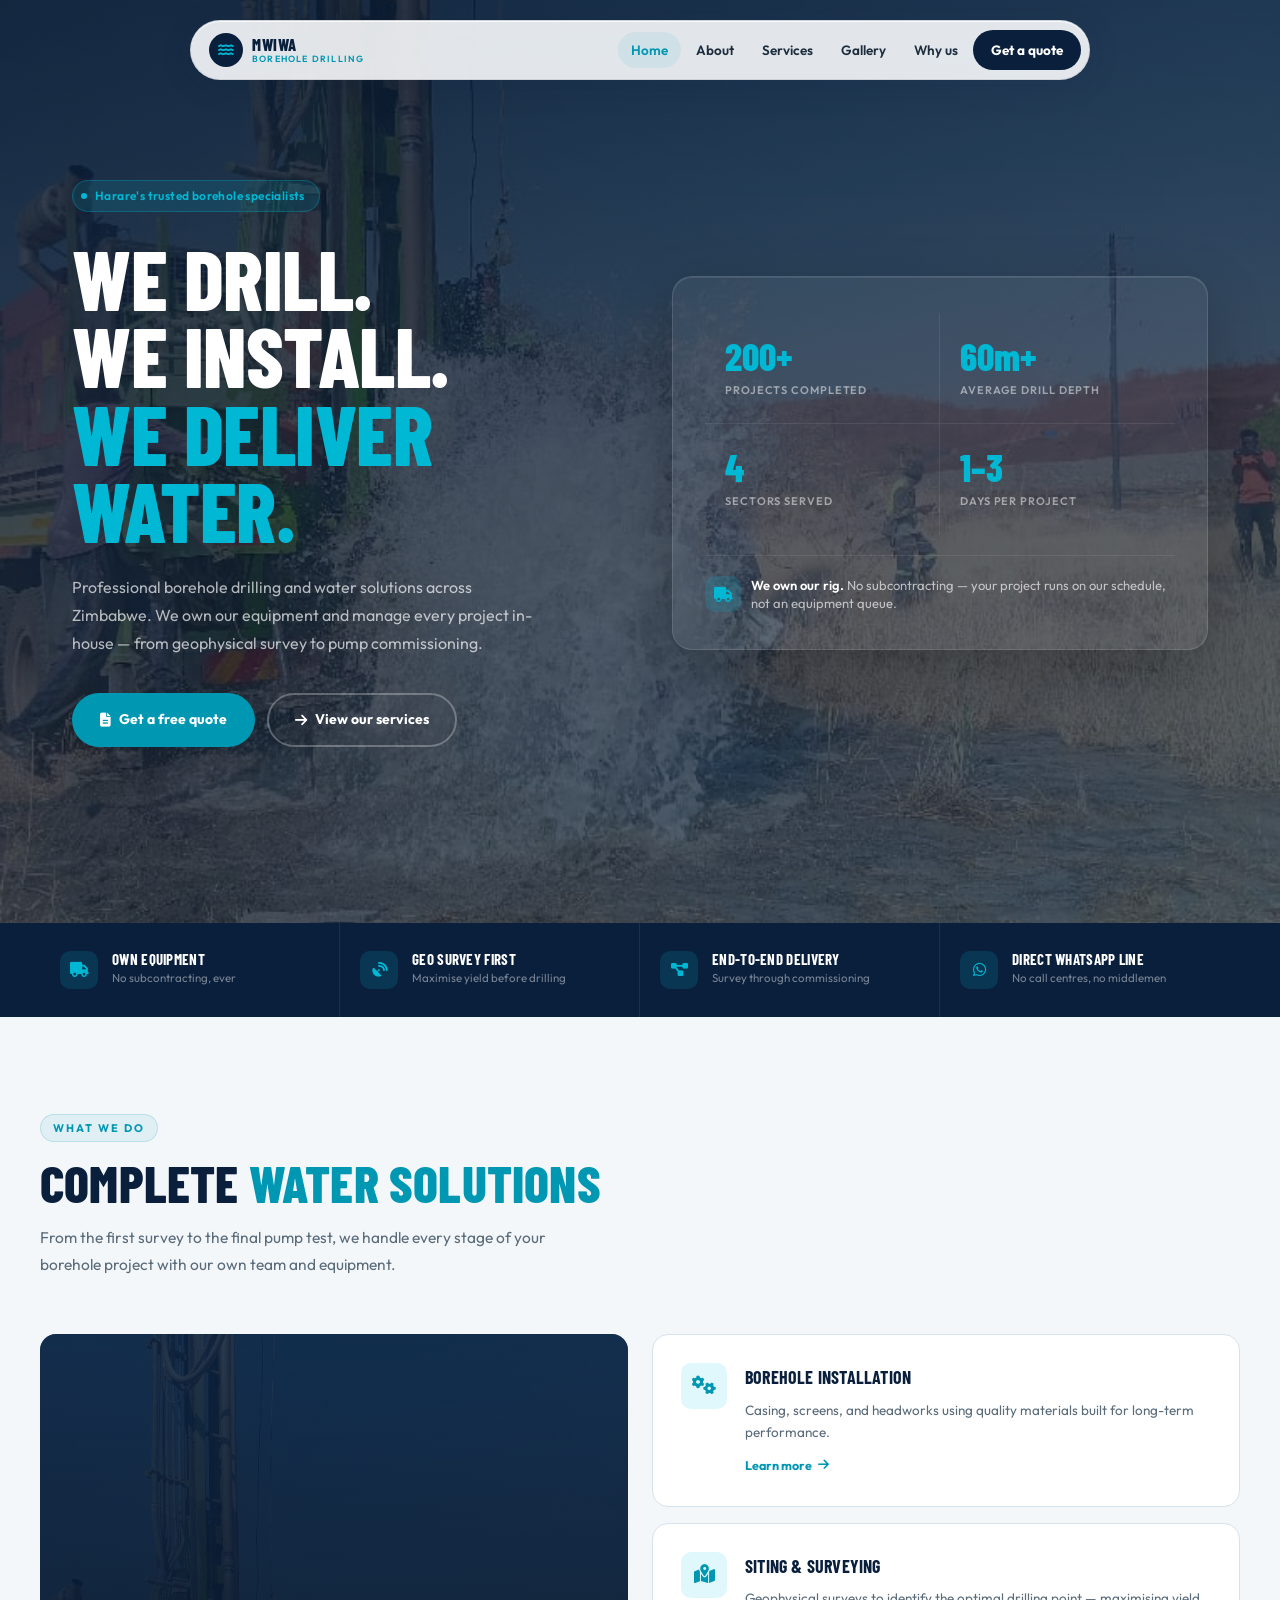
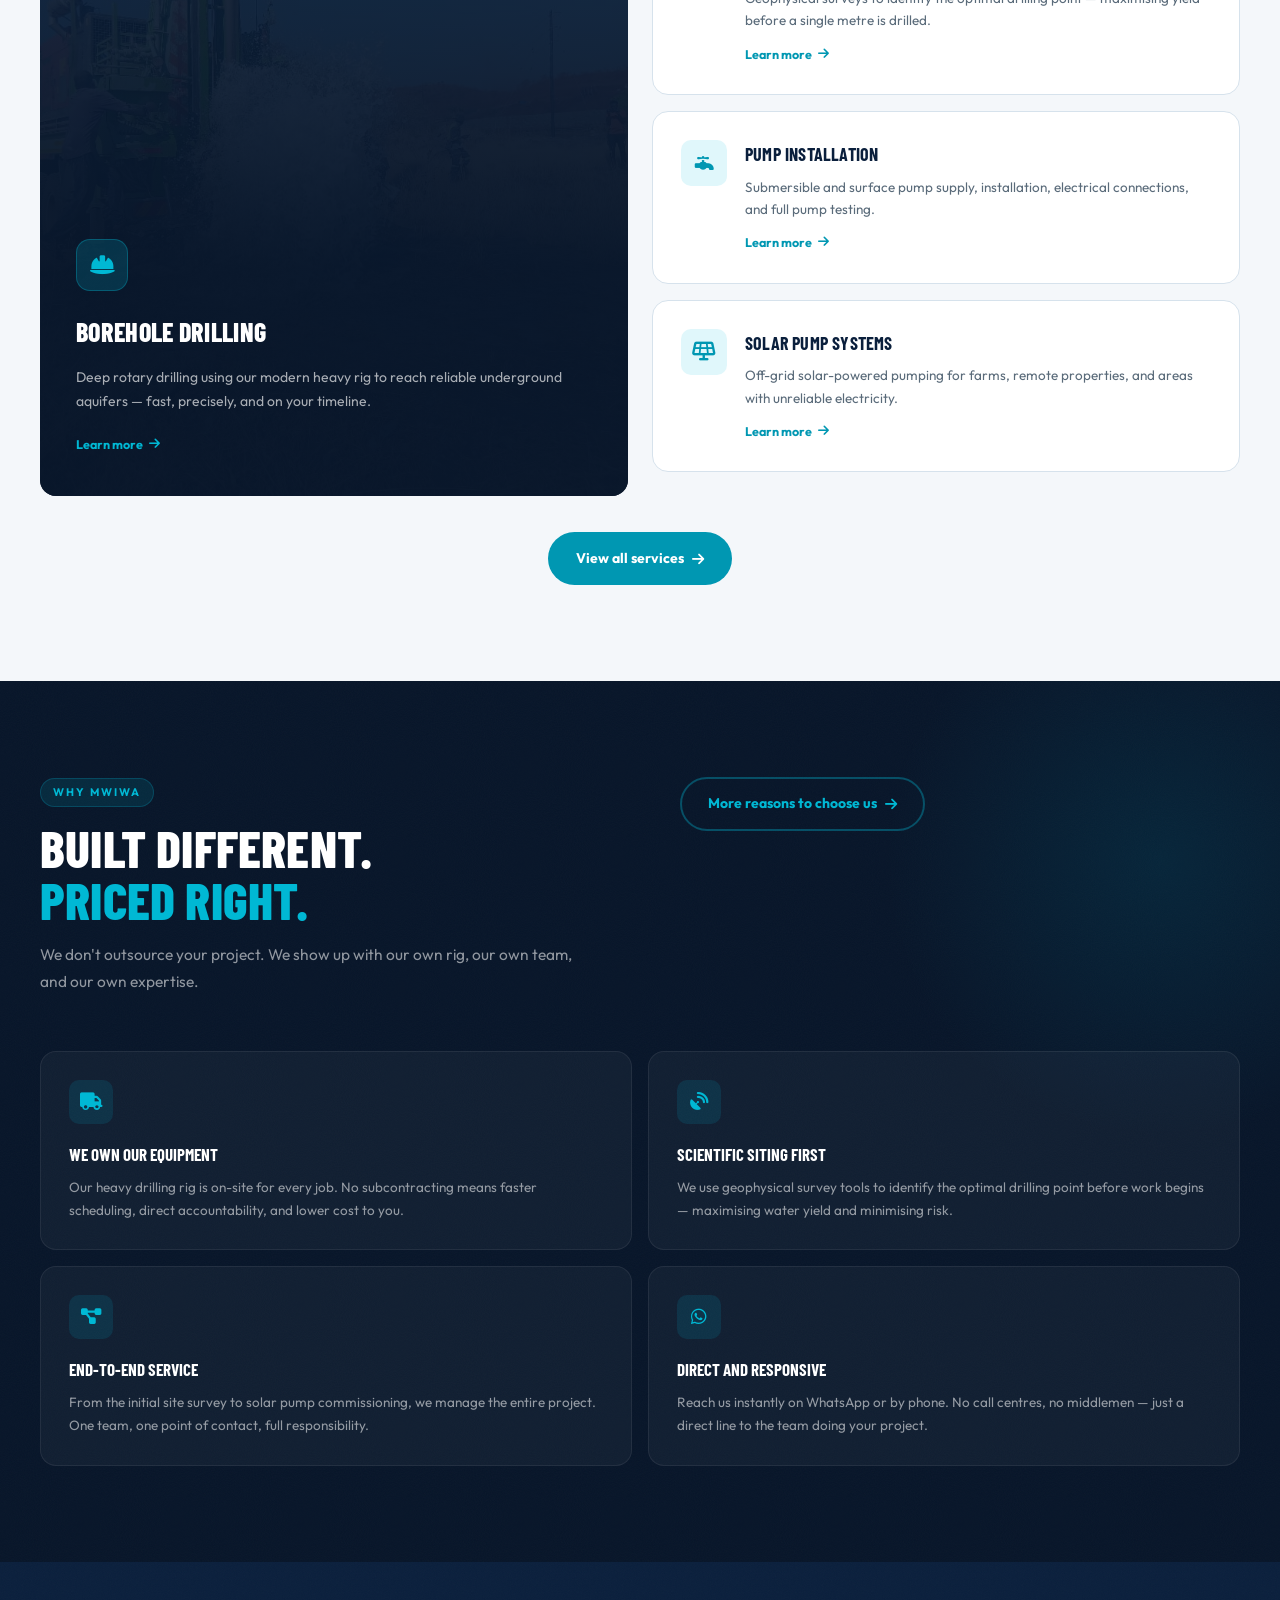
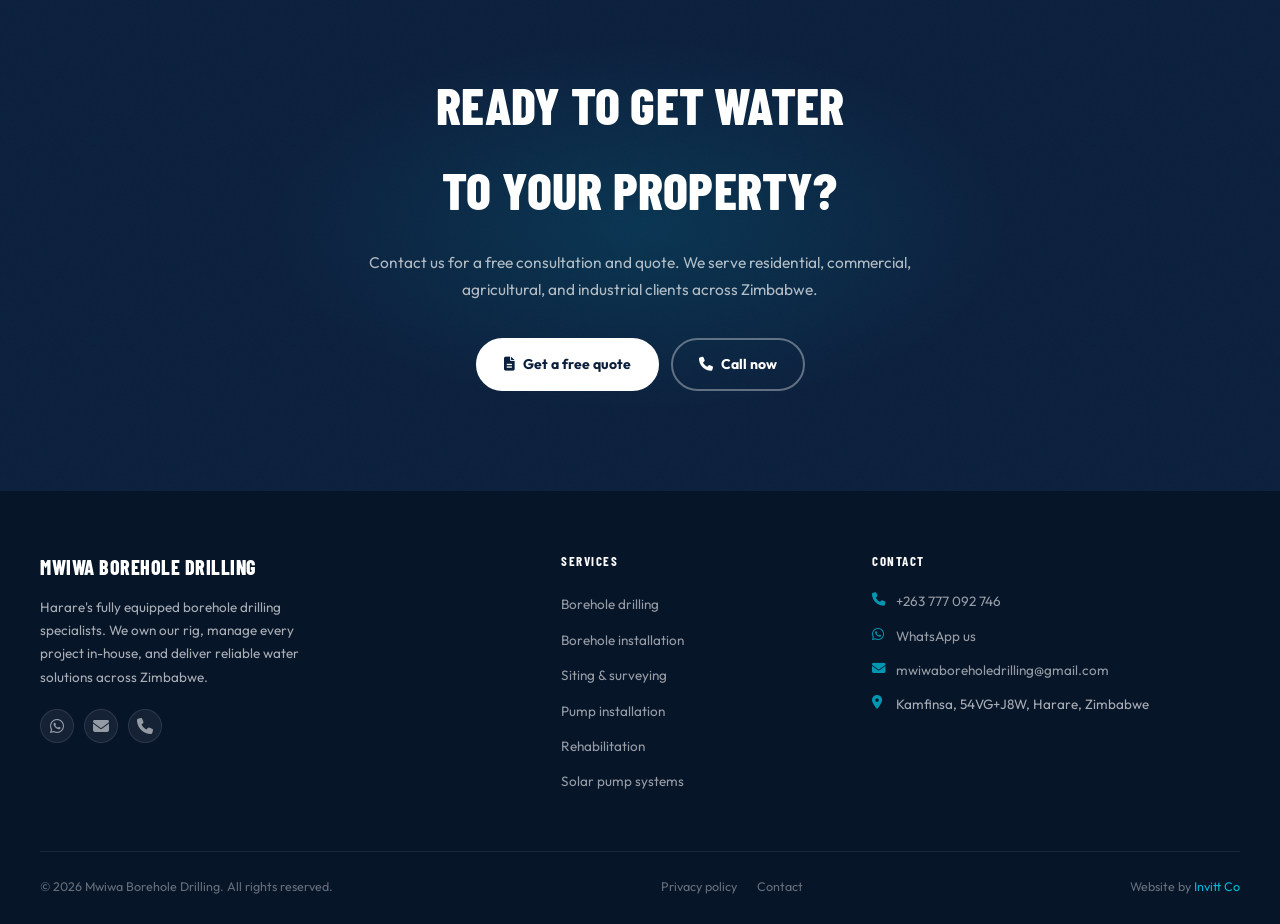
<file: index.html>
<!DOCTYPE html>
<html lang="en">
<head>
  <meta charset="UTF-8" />
  <meta name="viewport" content="width=device-width, initial-scale=1.0" />
  <title>Mwiwa Borehole Drilling | Professional Borehole Drilling in Harare, Zimbabwe</title>
  <meta name="description" content="Mwiwa Borehole Drilling — Harare's trusted borehole drilling company. Professional drilling, pump installation, solar solutions and water testing across Zimbabwe. Get a free quote today." />
  <meta name="author" content="Mwiwa Borehole Drilling" />
  <meta name="keywords" content="borehole drilling Harare, borehole drilling Zimbabwe, borehole installation Harare, water borehole Zimbabwe, pump installation Harare, solar borehole Zimbabwe, borehole company Harare, water drilling Zimbabwe, borehole rehabilitation Zimbabwe, geophysical survey Zimbabwe, solar pump installation Zimbabwe, water tank installation Harare" />
  <meta name="robots" content="index, follow, max-snippet:-1, max-image-preview:large, max-video-preview:-1" />
  <link rel="canonical" href="https://www.mwiwaboreholedrilling.co.zw/" />

  <!-- Open Graph -->
  <meta property="og:type" content="website" />
  <meta property="og:title" content="Mwiwa Borehole Drilling | Professional Borehole Drilling in Harare" />
  <meta property="og:description" content="Harare's fully equipped borehole drilling company. 200+ projects. We own our rig — no subcontracting." />
  <meta property="og:url" content="https://www.mwiwaboreholedrilling.co.zw/" />
  <meta property="og:image" content="https://www.mwiwaboreholedrilling.co.zw/images/img1.jpeg" />
  <meta property="og:image:width" content="1200" />
  <meta property="og:image:height" content="630" />
  <meta property="og:image:alt" content="Mwiwa Borehole Drilling team operating drilling rig in Harare, Zimbabwe" />
  <meta property="og:site_name" content="Mwiwa Borehole Drilling" />
  <meta property="og:locale" content="en_ZW" />

  <!-- Twitter Card -->
  <meta name="twitter:card" content="summary_large_image" />
  <meta name="twitter:url" content="https://www.mwiwaboreholedrilling.co.zw/" />
  <meta name="twitter:title" content="Mwiwa Borehole Drilling | Harare, Zimbabwe" />
  <meta name="twitter:description" content="Harare's fully equipped borehole drilling company. 200+ projects. We own our rig — no subcontracting." />
  <meta name="twitter:image" content="https://www.mwiwaboreholedrilling.co.zw/images/img1.jpeg" />
  <meta name="twitter:image:alt" content="Mwiwa Borehole Drilling team operating drilling rig in Harare, Zimbabwe" />

  <!-- Geo / Local SEO -->
  <meta name="geo.region" content="ZW-HA" />
  <meta name="geo.placename" content="Harare, Zimbabwe" />
  <meta name="geo.position" content="-17.8252;31.0335" />
  <meta name="ICBM" content="-17.8252, 31.0335" />

  <!-- DNS Prefetch -->
  <link rel="dns-prefetch" href="//fonts.googleapis.com" />
  <link rel="dns-prefetch" href="//fonts.gstatic.com" />
  <link rel="dns-prefetch" href="//api.web3forms.com" />
  <link rel="preconnect" href="https://fonts.googleapis.com" />
  <link rel="preconnect" href="https://fonts.gstatic.com" crossorigin />

  <!-- Fonts: Barlow Condensed (display) + Outfit (body) -->
  <link href="https://fonts.googleapis.com/css2?family=Barlow+Condensed:wght@400;600;700;800&family=Outfit:wght@300;400;500;600;700&display=swap" rel="stylesheet" />

  <!-- Font Awesome -->
  <link rel="stylesheet" href="https://cdnjs.cloudflare.com/ajax/libs/font-awesome/6.5.0/css/all.min.css" />

  <!-- Google Analytics -->
  <script async src="https://www.googletagmanager.com/gtag/js?id=G-7CKL8JZ4ND"></script>
  <script>
    window.dataLayer = window.dataLayer || [];
    function gtag(){dataLayer.push(arguments);}
    gtag('js', new Date());
    gtag('config', 'G-7CKL8JZ4ND');
  </script>

  <!-- JSON-LD LocalBusiness Schema -->
  <script type="application/ld+json">
  {
    "@context": "https://schema.org",
    "@type": "LocalBusiness",
    "name": "Mwiwa Borehole Drilling",
    "url": "https://www.mwiwaboreholedrilling.co.zw",
    "image": "https://www.mwiwaboreholedrilling.co.zw/images/img1.jpeg",
    "logo": "https://www.mwiwaboreholedrilling.co.zw/favicon.svg",
    "description": "Professional borehole drilling, pump installation, solar solutions and water testing in Harare and across Zimbabwe. Over 200 completed projects. Own drilling equipment.",
    "telephone": "+263777092746",
    "email": "mwiwaboreholedrilling@gmail.com",
    "priceRange": "$$",
    "address": {
      "@type": "PostalAddress",
      "streetAddress": "54VG+J8W Kamfinsa",
      "addressLocality": "Harare",
      "addressCountry": "ZW"
    },
    "geo": {
      "@type": "GeoCoordinates",
      "latitude": -17.8252,
      "longitude": 31.0335
    },
    "hasMap": "https://maps.google.com/?q=Kamfinsa+Harare+Zimbabwe",
    "areaServed": {"@type": "Country", "name": "Zimbabwe"},
    "openingHours": "Mo-Fr 07:00-17:00",
    "contactPoint": {
      "@type": "ContactPoint",
      "telephone": "+263777092746",
      "contactType": "customer service",
      "availableLanguage": "English"
    },
    "serviceType": ["Borehole Drilling","Pump Installation","Solar Borehole Systems","Water Testing","Borehole Casing","Borehole Rehabilitation","Water Tank Installation","Geophysical Site Survey"],
    "aggregateRating": {"@type": "AggregateRating", "ratingValue": "5", "reviewCount": "50"}
  }
  </script>

  <script type="application/ld+json">
  {
    "@context": "https://schema.org",
    "@type": "FAQPage",
    "mainEntity": [
      {"@type":"Question","name":"How much does borehole drilling cost in Harare, Zimbabwe?","acceptedAnswer":{"@type":"Answer","text":"Borehole drilling costs in Harare vary depending on depth, geology, and the package chosen. Mwiwa Borehole Drilling provides free consultations and quotes — contact us on +263 777 092 746 for an accurate estimate for your specific site."}},
      {"@type":"Question","name":"How long does it take to drill a borehole in Zimbabwe?","acceptedAnswer":{"@type":"Answer","text":"Drilling a borehole typically takes 1–3 days depending on the depth and ground conditions. Mwiwa Borehole Drilling owns its own rig, so there are no delays waiting for equipment."}},
      {"@type":"Question","name":"Does Mwiwa Borehole Drilling operate outside Harare?","acceptedAnswer":{"@type":"Answer","text":"Yes. While based in Kamfinsa, Harare, Mwiwa Borehole Drilling serves clients across Zimbabwe, including residential, commercial, agricultural, and industrial projects nationwide."}},
      {"@type":"Question","name":"Do you offer solar-powered borehole pump installation?","acceptedAnswer":{"@type":"Answer","text":"Yes. Mwiwa Borehole Drilling installs off-grid solar-powered pumping systems, ideal for farms, remote properties, and areas with unreliable electricity supply in Zimbabwe."}},
      {"@type":"Question","name":"Can you rehabilitate an existing borehole?","acceptedAnswer":{"@type":"Answer","text":"Yes. We offer full borehole rehabilitation services including jetting, airlifting, screen replacement, and pump replacement to restore non-functioning or underperforming boreholes."}}
    ]
  }
  </script>

  <script type="application/ld+json">
  {
    "@context": "https://schema.org",
    "@type": "BreadcrumbList",
    "itemListElement": [
      {"@type":"ListItem","position":1,"name":"Home","item":"https://www.mwiwaboreholedrilling.co.zw/"},
      {"@type":"ListItem","position":2,"name":"Services","item":"https://www.mwiwaboreholedrilling.co.zw/services.html"},
      {"@type":"ListItem","position":3,"name":"Contact","item":"https://www.mwiwaboreholedrilling.co.zw/contact.html"}
    ]
  }
  </script>

  <link rel="icon" type="image/svg+xml" href="favicon.svg" />
  <link rel="shortcut icon" href="favicon.svg" />
  <link rel="preload" as="image" href="images/img1.jpeg" />

  <style>
    /* ===================== RESET & BASE ===================== */
    *, *::before, *::after { box-sizing: border-box; margin: 0; padding: 0; }

    :root {
      --navy: #0A1F3C;
      --navy-mid: #12305C;
      --navy-deep: #071529;
      --teal: #0097B2;
      --teal-light: #00B8D4;
      --teal-pale: #E0F7FB;
      --white: #FFFFFF;
      --off-white: #F4F7FA;
      --light-gray: #EAF0F5;
      --text: #1E2D3D;
      --muted: #5A6B7A;
      --border: #D6E2EC;
      /* Tinted shadows — match background hue */
      --shadow-sm: 0 2px 12px rgba(10,31,60,0.08);
      --shadow: 0 6px 28px rgba(10,31,60,0.11);
      --shadow-lg: 0 12px 48px rgba(10,31,60,0.16);
      --shadow-teal: 0 8px 28px rgba(0,151,178,0.30);
      --radius-sm: 6px;
      --radius: 10px;
      --radius-lg: 16px;
      --font-head: 'Barlow Condensed', sans-serif;
      --font-body: 'Outfit', sans-serif;
      --transition: 0.22s ease;
    }

    html { scroll-behavior: smooth; }

    body {
      font-family: var(--font-body);
      color: var(--text);
      background: var(--white);
      line-height: 1.65;
      overflow-x: hidden;
    }

    /* Accessibility: skip to content */
    .skip-link {
      position: absolute;
      top: -100px;
      left: 16px;
      background: var(--teal);
      color: white;
      padding: 8px 16px;
      border-radius: var(--radius);
      font-weight: 600;
      font-size: 14px;
      z-index: 9999;
      text-decoration: none;
      transition: top 0.2s ease;
    }
    .skip-link:focus { top: 16px; }

    /* ===================== FLOATING PILL NAV ===================== */
    .nav-wrapper {
      position: fixed;
      top: 20px;
      left: 50%;
      transform: translateX(-50%);
      z-index: 1000;
      width: calc(100% - 40px);
      max-width: 900px;
      transition: top var(--transition);
    }

    .navbar {
      background: rgba(255, 255, 255, 0.88);
      backdrop-filter: blur(20px) saturate(160%);
      -webkit-backdrop-filter: blur(20px) saturate(160%);
      border: 1px solid rgba(10, 31, 60, 0.10);
      border-radius: 100px;
      box-shadow: 0 4px 32px rgba(10,31,60,0.13), inset 0 1px 0 rgba(255,255,255,0.8);
      height: 60px;
      display: flex;
      align-items: center;
      padding: 0 8px 0 18px;
      transition: background var(--transition), box-shadow var(--transition);
    }

    /* Scrolled state — slightly more opaque */
    .navbar.scrolled {
      background: rgba(255, 255, 255, 0.96);
      box-shadow: 0 6px 40px rgba(10,31,60,0.16), inset 0 1px 0 rgba(255,255,255,1);
    }

    .nav-container {
      width: 100%;
      display: flex;
      align-items: center;
      justify-content: space-between;
      gap: 8px;
    }

    .nav-brand {
      display: flex;
      align-items: center;
      gap: 9px;
      text-decoration: none;
      flex-shrink: 0;
    }

    .brand-icon {
      width: 34px;
      height: 34px;
      background: var(--navy);
      border-radius: 50%;
      display: flex;
      align-items: center;
      justify-content: center;
      flex-shrink: 0;
    }

    .brand-icon i {
      color: var(--teal-light);
      font-size: 14px;
    }

    .brand-text {
      display: flex;
      flex-direction: column;
      line-height: 1.05;
    }

    .brand-name {
      font-family: var(--font-head);
      font-weight: 800;
      font-size: 16px;
      color: var(--navy);
      letter-spacing: 0.5px;
      text-transform: uppercase;
    }

    .brand-sub {
      font-size: 9px;
      color: var(--teal);
      font-weight: 600;
      text-transform: uppercase;
      letter-spacing: 1.2px;
    }

    .nav-links {
      display: flex;
      align-items: center;
      gap: 2px;
      list-style: none;
    }

    .nav-links a {
      display: block;
      padding: 7px 13px;
      text-decoration: none;
      font-size: 13.5px;
      font-weight: 600;
      color: var(--text);
      border-radius: 100px;
      transition: background var(--transition), color var(--transition);
    }

    .nav-links a:hover {
      background: rgba(10,31,60,0.06);
      color: var(--navy);
    }

    .nav-links a.active {
      color: var(--teal);
      background: rgba(0,151,178,0.08);
    }

    .nav-cta {
      background: var(--navy) !important;
      color: white !important;
      border-radius: 100px !important;
      padding: 9px 18px !important;
      font-size: 13.5px !important;
      font-weight: 700 !important;
      transition: background var(--transition), transform var(--transition), box-shadow var(--transition) !important;
    }

    .nav-cta:hover {
      background: var(--teal) !important;
      transform: translateY(-1px);
      box-shadow: var(--shadow-teal) !important;
    }

    .nav-cta:active {
      transform: translateY(0) scale(0.98);
    }

    /* Hamburger */
    .hamburger {
      display: none;
      flex-direction: column;
      gap: 4px;
      cursor: pointer;
      padding: 10px;
      background: none;
      border: none;
      margin-left: auto;
    }

    .hamburger span {
      display: block;
      width: 22px;
      height: 2px;
      background: var(--navy);
      border-radius: 2px;
      transition: var(--transition);
    }

    /* Mobile drawer */
    .mobile-menu {
      display: none;
      position: fixed;
      top: 90px;
      left: 20px;
      right: 20px;
      background: rgba(255,255,255,0.96);
      backdrop-filter: blur(20px);
      -webkit-backdrop-filter: blur(20px);
      border: 1px solid rgba(10,31,60,0.10);
      border-radius: 20px;
      box-shadow: 0 12px 48px rgba(10,31,60,0.18);
      padding: 12px 8px 16px;
      z-index: 999;
    }

    .mobile-menu.open { display: block; }

    .mobile-menu a {
      display: block;
      padding: 12px 16px;
      font-size: 15px;
      font-weight: 600;
      color: var(--text);
      text-decoration: none;
      border-radius: 12px;
      transition: background var(--transition), color var(--transition);
    }

    .mobile-menu a:hover,
    .mobile-menu a.active { background: rgba(0,151,178,0.08); color: var(--teal); }

    .mobile-menu-cta {
      display: block;
      margin: 8px 8px 0;
      padding: 13px 16px;
      font-size: 15px;
      font-weight: 700;
      color: white;
      text-decoration: none;
      background: var(--navy);
      border-radius: 12px;
      text-align: center;
      transition: background var(--transition);
    }

    .mobile-menu-cta:hover { background: var(--teal); }

    /* ===================== HERO ===================== */
    .hero {
      min-height: 100dvh; /* FIX: was 100vh — iOS Safari viewport bug */
      display: flex;
      align-items: center;
      position: relative;
      overflow: hidden;
      background: var(--navy-deep);
      padding-top: 100px;
    }

    .hero-bg-img {
      position: absolute;
      inset: 0;
      z-index: 0;
      background-image: url('images/img1.jpeg');
      background-size: cover;
      background-position: center;
      opacity: 0.45;
    }

    /* Subtle noise texture overlay — breaks digital flatness */
    .hero-noise {
      position: absolute;
      inset: 0;
      z-index: 1;
      opacity: 0.035;
      background-image: url("data:image/svg+xml,%3Csvg viewBox='0 0 256 256' xmlns='http://www.w3.org/2000/svg'%3E%3Cfilter id='noise'%3E%3CfeTurbulence type='fractalNoise' baseFrequency='0.9' numOctaves='4' stitchTiles='stitch'/%3E%3C/filter%3E%3Crect width='100%25' height='100%25' filter='url(%23noise)'/%3E%3C/svg%3E");
      background-size: 200px;
    }

    /* Single directional scrim — light from top-left */
    .hero-scrim {
      position: absolute;
      inset: 0;
      z-index: 2;
      background:
        linear-gradient(160deg, rgba(7,21,41,0.72) 0%, rgba(7,21,41,0.38) 55%, rgba(0,60,90,0.20) 100%);
    }

    .hero-container {
      max-width: 1200px;
      width: 100%;
      margin: 0 auto;
      padding: 80px 32px 80px;
      position: relative;
      z-index: 3;
      display: grid;
      grid-template-columns: 1fr 1fr;
      gap: 64px;
      align-items: center;
    }

    .hero-left { }

    .hero-badge {
      display: inline-flex;
      align-items: center;
      gap: 8px;
      background: rgba(0,184,212,0.14);
      border: 1px solid rgba(0,184,212,0.28);
      color: var(--teal-light);
      border-radius: 100px;
      padding: 5px 14px 5px 8px;
      font-size: 12px;
      font-weight: 600;
      letter-spacing: 0.4px;
      margin-bottom: 28px;
      animation: fadeInUp 0.65s ease both;
    }

    .hero-badge-dot {
      width: 6px;
      height: 6px;
      background: var(--teal-light);
      border-radius: 50%;
      animation: pulse-dot 2s ease infinite;
    }

    @keyframes pulse-dot {
      0%, 100% { opacity: 1; transform: scale(1); }
      50% { opacity: 0.5; transform: scale(0.75); }
    }

    .hero h1 {
      font-family: var(--font-head);
      font-weight: 800;
      font-size: clamp(48px, 6.5vw, 92px);
      color: white;
      line-height: 0.93;
      letter-spacing: -0.5px;
      text-transform: uppercase;
      text-wrap: balance;
      animation: fadeInUp 0.75s 0.08s ease both;
    }

    .hero h1 .accent { color: var(--teal-light); }

    .hero-sub {
      margin-top: 24px;
      font-size: 16px;
      color: rgba(255,255,255,0.68);
      max-width: 480px;
      line-height: 1.75;
      font-weight: 400;
      animation: fadeInUp 0.75s 0.16s ease both;
    }

    .hero-actions {
      display: flex;
      gap: 12px;
      flex-wrap: wrap;
      margin-top: 36px;
      animation: fadeInUp 0.75s 0.24s ease both;
    }

    /* ===================== BUTTONS ===================== */
    .btn-primary {
      display: inline-flex;
      align-items: center;
      gap: 8px;
      background: var(--teal);
      color: white;
      text-decoration: none;
      padding: 13px 26px;
      border-radius: 100px;
      font-weight: 700;
      font-size: 14px;
      transition: background var(--transition), transform var(--transition), box-shadow var(--transition);
      border: 2px solid transparent;
    }

    .btn-primary:hover {
      background: var(--teal-light);
      transform: translateY(-2px);
      box-shadow: var(--shadow-teal);
    }

    .btn-primary:active { transform: translateY(0) scale(0.98); }

    .btn-secondary {
      display: inline-flex;
      align-items: center;
      gap: 8px;
      background: transparent;
      color: white;
      text-decoration: none;
      padding: 13px 26px;
      border-radius: 100px;
      font-weight: 700;
      font-size: 14px;
      transition: background var(--transition), border-color var(--transition), transform var(--transition);
      border: 2px solid rgba(255,255,255,0.28);
    }

    .btn-secondary:hover {
      border-color: rgba(255,255,255,0.7);
      background: rgba(255,255,255,0.08);
    }

    .btn-secondary:active { transform: scale(0.98); }

    /* ===================== HERO RIGHT — STATS CARD ===================== */
    .hero-right {
      animation: fadeInUp 0.85s 0.18s ease both;
    }

    .hero-stats-card {
      background: rgba(255,255,255,0.06);
      border: 1px solid rgba(255,255,255,0.12);
      border-radius: 20px;
      padding: 36px 32px;
      backdrop-filter: blur(12px);
      -webkit-backdrop-filter: blur(12px);
      box-shadow: inset 0 1px 0 rgba(255,255,255,0.10), 0 20px 60px rgba(0,0,0,0.24);
    }

    .hero-stats-grid {
      display: grid;
      grid-template-columns: 1fr 1fr;
      gap: 0;
    }

    .hero-stat {
      padding: 24px 20px;
      border-bottom: 1px solid rgba(255,255,255,0.08);
      border-right: 1px solid rgba(255,255,255,0.08);
    }

    .hero-stat:nth-child(2),
    .hero-stat:nth-child(4) { border-right: none; }

    .hero-stat:nth-child(3),
    .hero-stat:nth-child(4) { border-bottom: none; }

    .hero-stat .num {
      font-family: var(--font-head);
      font-size: 38px;
      font-weight: 800;
      color: var(--teal-light);
      line-height: 1;
    }

    .hero-stat .label {
      font-size: 11px;
      color: rgba(255,255,255,0.5);
      text-transform: uppercase;
      letter-spacing: 0.9px;
      margin-top: 6px;
      font-weight: 600;
    }

    .hero-stats-footer {
      margin-top: 20px;
      padding-top: 20px;
      border-top: 1px solid rgba(255,255,255,0.08);
      display: flex;
      align-items: center;
      gap: 10px;
    }

    .hero-stats-footer-icon {
      width: 36px;
      height: 36px;
      background: rgba(0,184,212,0.18);
      border-radius: 10px;
      display: flex;
      align-items: center;
      justify-content: center;
      flex-shrink: 0;
    }

    .hero-stats-footer-icon i { color: var(--teal-light); font-size: 15px; }

    .hero-stats-footer-text {
      font-size: 13px;
      color: rgba(255,255,255,0.65);
      line-height: 1.45;
    }

    .hero-stats-footer-text strong { color: white; font-weight: 600; }

    /* ===================== DIFFERENTIATORS STRIP ===================== */
    .diff-strip {
      background: var(--navy);
      padding: 0 32px;
    }

    .diff-strip-inner {
      max-width: 1200px;
      margin: 0 auto;
      display: grid;
      grid-template-columns: repeat(4, 1fr);
    }

    .diff-item {
      padding: 28px 20px;
      border-right: 1px solid rgba(255,255,255,0.08);
      display: flex;
      align-items: center;
      gap: 14px;
    }

    .diff-item:last-child { border-right: none; }

    .diff-item-icon {
      width: 38px;
      height: 38px;
      background: rgba(0,184,212,0.15);
      border-radius: 10px;
      display: flex;
      align-items: center;
      justify-content: center;
      flex-shrink: 0;
    }

    .diff-item-icon i { color: var(--teal-light); font-size: 15px; }

    .diff-item-text { }

    .diff-item-label {
      font-family: var(--font-head);
      font-size: 15px;
      font-weight: 700;
      color: white;
      text-transform: uppercase;
      letter-spacing: 0.3px;
      line-height: 1.1;
    }

    .diff-item-sub {
      font-size: 11.5px;
      color: rgba(255,255,255,0.45);
      margin-top: 2px;
      font-weight: 400;
    }

    /* ===================== SECTION GLOBALS ===================== */
    section { padding: 96px 32px; }

    .section-container { max-width: 1200px; margin: 0 auto; }

    .section-eyebrow {
      display: inline-block;
      font-size: 11px;
      font-weight: 700;
      text-transform: uppercase;
      letter-spacing: 2px;
      color: var(--teal);
      margin-bottom: 14px;
      padding: 4px 12px;
      background: rgba(0,151,178,0.08);
      border-radius: 100px;
      border: 1px solid rgba(0,151,178,0.18);
    }

    .section-title {
      font-family: var(--font-head);
      font-weight: 800;
      font-size: clamp(32px, 4.5vw, 52px);
      text-transform: uppercase;
      color: var(--navy);
      line-height: 1.0;
      letter-spacing: 0.2px;
      text-wrap: balance;
    }

    .section-title span { color: var(--teal); }

    .section-desc {
      margin-top: 16px;
      font-size: 15.5px;
      color: var(--muted);
      max-width: 540px;
      line-height: 1.75;
    }

    .section-header { margin-bottom: 56px; }

    /* ===================== SERVICES — ASYMMETRIC GRID ===================== */
    .services-section { background: var(--off-white); }

    .services-layout {
      display: grid;
      grid-template-columns: 1fr 1fr;
      grid-template-rows: auto auto;
      gap: 24px;
    }

    /* Feature card — spans full height on left */
    .service-card-feature {
      grid-row: 1 / 3;
      background: var(--navy);
      border-radius: var(--radius-lg);
      padding: 40px 36px;
      display: flex;
      flex-direction: column;
      justify-content: flex-end;
      position: relative;
      overflow: hidden;
      min-height: 400px;
      transition: transform var(--transition), box-shadow var(--transition);
    }

    .service-card-feature:hover {
      transform: translateY(-3px);
      box-shadow: var(--shadow-lg);
    }

    .service-card-feature-bg {
      position: absolute;
      inset: 0;
      background-image: url('images/img1.jpeg');
      background-size: cover;
      background-position: center;
      opacity: 0.22;
      transition: opacity 0.4s ease;
    }

    .service-card-feature:hover .service-card-feature-bg { opacity: 0.32; }

    .service-card-feature-scrim {
      position: absolute;
      inset: 0;
      background: linear-gradient(to top, rgba(7,21,41,0.92) 30%, rgba(7,21,41,0.30) 100%);
    }

    .service-card-feature-content {
      position: relative;
      z-index: 1;
    }

    .service-feature-icon {
      width: 52px;
      height: 52px;
      background: rgba(0,184,212,0.18);
      border: 1px solid rgba(0,184,212,0.30);
      border-radius: 14px;
      display: flex;
      align-items: center;
      justify-content: center;
      margin-bottom: 20px;
    }

    .service-feature-icon i { color: var(--teal-light); font-size: 22px; }

    .service-card-feature h3 {
      font-family: var(--font-head);
      font-size: 26px;
      font-weight: 800;
      color: white;
      text-transform: uppercase;
      letter-spacing: 0.3px;
      margin-bottom: 12px;
    }

    .service-card-feature p {
      font-size: 14px;
      color: rgba(255,255,255,0.65);
      line-height: 1.7;
    }

    /* Standard service cards — right column */
    .service-card {
      background: white;
      border-radius: var(--radius-lg);
      padding: 28px;
      border: 1px solid var(--border);
      transition: transform var(--transition), box-shadow var(--transition), border-color var(--transition);
      display: flex;
      gap: 18px;
      align-items: flex-start;
    }

    .service-card:hover {
      transform: translateY(-3px);
      box-shadow: var(--shadow);
      border-color: rgba(0,151,178,0.2);
    }

    .service-card-icon {
      width: 46px;
      height: 46px;
      background: var(--teal-pale);
      border-radius: var(--radius);
      display: flex;
      align-items: center;
      justify-content: center;
      flex-shrink: 0;
    }

    .service-card-icon i { font-size: 19px; color: var(--teal); }

    .service-card-body h3 {
      font-family: var(--font-head);
      font-size: 18px;
      font-weight: 700;
      color: var(--navy);
      text-transform: uppercase;
      letter-spacing: 0.2px;
      margin-bottom: 6px;
    }

    .service-card-body p {
      font-size: 13.5px;
      color: var(--muted);
      line-height: 1.65;
    }

    .service-link {
      display: inline-flex;
      align-items: center;
      gap: 6px;
      margin-top: 12px;
      font-size: 12.5px;
      font-weight: 700;
      color: var(--teal);
      text-decoration: none;
      transition: gap var(--transition);
    }

    .service-link:hover { gap: 10px; }

    .services-footer {
      text-align: center;
      margin-top: 36px;
    }

    /* ===================== WHY US ===================== */
    .why-section {
      background: var(--navy-deep);
      position: relative;
      overflow: hidden;
    }

    /* Background texture on dark section */
    .why-section::before {
      content: '';
      position: absolute;
      inset: 0;
      background-image: url("data:image/svg+xml,%3Csvg viewBox='0 0 256 256' xmlns='http://www.w3.org/2000/svg'%3E%3Cfilter id='noise'%3E%3CfeTurbulence type='fractalNoise' baseFrequency='0.85' numOctaves='4' stitchTiles='stitch'/%3E%3C/filter%3E%3Crect width='100%25' height='100%25' filter='url(%23noise)'/%3E%3C/svg%3E");
      background-size: 220px;
      opacity: 0.03;
      pointer-events: none;
    }

    /* Ambient glow — single radial, top-right */
    .why-section::after {
      content: '';
      position: absolute;
      top: -120px;
      right: -180px;
      width: 600px;
      height: 600px;
      background: radial-gradient(circle, rgba(0,151,178,0.12) 0%, transparent 65%);
      pointer-events: none;
    }

    .why-section .section-eyebrow { color: var(--teal-light); background: rgba(0,184,212,0.12); border-color: rgba(0,184,212,0.22); }

    .why-section .section-title { color: white; }

    .why-section .section-title span { color: var(--teal-light); }

    .why-section .section-desc { color: rgba(255,255,255,0.55); }

    .why-header-layout {
      display: grid;
      grid-template-columns: 1fr 1fr;
      gap: 80px;
      align-items: start;
      margin-bottom: 56px;
    }

    .why-grid {
      display: grid;
      grid-template-columns: repeat(2, 1fr);
      gap: 16px;
      position: relative;
      z-index: 1;
    }

    .why-card {
      padding: 28px;
      background: rgba(255,255,255,0.04);
      border: 1px solid rgba(255,255,255,0.07);
      border-radius: var(--radius-lg);
      transition: background var(--transition), border-color var(--transition), transform var(--transition);
    }

    .why-card:hover {
      background: rgba(0,151,178,0.09);
      border-color: rgba(0,151,178,0.25);
      transform: translateY(-2px);
    }

    .why-icon {
      width: 44px;
      height: 44px;
      background: rgba(0,151,178,0.16);
      border-radius: var(--radius);
      display: flex;
      align-items: center;
      justify-content: center;
      margin-bottom: 16px;
    }

    .why-icon i { color: var(--teal-light); font-size: 18px; }

    .why-card h3 {
      font-family: var(--font-head);
      font-size: 17px;
      font-weight: 700;
      color: white;
      text-transform: uppercase;
      margin-bottom: 8px;
    }

    .why-card p {
      font-size: 13.5px;
      color: rgba(255,255,255,0.55);
      line-height: 1.68;
    }

    .why-section-cta {
      display: flex;
      justify-content: center;
      margin-top: 48px;
      position: relative;
      z-index: 1;
    }

    .btn-outline-teal {
      display: inline-flex;
      align-items: center;
      gap: 8px;
      background: transparent;
      color: var(--teal-light);
      text-decoration: none;
      padding: 13px 26px;
      border-radius: 100px;
      font-weight: 700;
      font-size: 14px;
      transition: background var(--transition), transform var(--transition);
      border: 2px solid rgba(0,184,212,0.35);
    }

    .btn-outline-teal:hover {
      background: rgba(0,184,212,0.10);
      border-color: var(--teal-light);
      transform: translateY(-1px);
    }

    .btn-outline-teal:active { transform: scale(0.98); }

    /* ===================== CTA SECTION ===================== */
    .cta-section {
      position: relative;
      overflow: hidden;
      text-align: center;
      background: var(--navy);
      padding: 100px 32px;
    }

    /* Background image at low opacity for depth */
    .cta-bg {
      position: absolute;
      inset: 0;
      background-image: url('https://picsum.photos/seed/boreholedrilling/1920/600');
      background-size: cover;
      background-position: center;
      opacity: 0.10;
    }

    /* Noise overlay */
    .cta-noise {
      position: absolute;
      inset: 0;
      opacity: 0.03;
      background-image: url("data:image/svg+xml,%3Csvg viewBox='0 0 256 256' xmlns='http://www.w3.org/2000/svg'%3E%3Cfilter id='noise'%3E%3CfeTurbulence type='fractalNoise' baseFrequency='0.9' numOctaves='4' stitchTiles='stitch'/%3E%3C/filter%3E%3Crect width='100%25' height='100%25' filter='url(%23noise)'/%3E%3C/svg%3E");
      background-size: 200px;
      pointer-events: none;
    }

    /* Radial accent glow */
    .cta-glow {
      position: absolute;
      top: 50%;
      left: 50%;
      transform: translate(-50%, -50%);
      width: 800px;
      height: 400px;
      background: radial-gradient(ellipse, rgba(0,151,178,0.18) 0%, transparent 65%);
      pointer-events: none;
    }

    .cta-inner {
      position: relative;
      z-index: 1;
      max-width: 600px;
      margin: 0 auto;
    }

    .cta-section h2 {
      font-family: var(--font-head);
      font-size: clamp(30px, 5vw, 52px);
      font-weight: 800;
      color: white;
      text-transform: uppercase;
      margin-bottom: 16px;
      letter-spacing: 0.2px;
      text-wrap: balance;
    }

    .cta-section p {
      color: rgba(255,255,255,0.68);
      font-size: 15.5px;
      margin-bottom: 36px;
      line-height: 1.7;
    }

    .cta-actions {
      display: flex;
      gap: 12px;
      justify-content: center;
      flex-wrap: wrap;
    }

    .btn-white {
      display: inline-flex;
      align-items: center;
      gap: 8px;
      background: white;
      color: var(--navy);
      text-decoration: none;
      padding: 13px 26px;
      border-radius: 100px;
      font-weight: 700;
      font-size: 14px;
      transition: background var(--transition), color var(--transition), transform var(--transition), box-shadow var(--transition);
      border: 2px solid white;
    }

    .btn-white:hover {
      background: transparent;
      color: white;
      transform: translateY(-2px);
      box-shadow: 0 8px 24px rgba(0,0,0,0.25);
    }

    .btn-white:active { transform: scale(0.98); }

    .btn-outline-white {
      display: inline-flex;
      align-items: center;
      gap: 8px;
      background: transparent;
      color: white;
      text-decoration: none;
      padding: 13px 26px;
      border-radius: 100px;
      font-weight: 700;
      font-size: 14px;
      transition: border-color var(--transition), background var(--transition);
      border: 2px solid rgba(255,255,255,0.35);
    }

    .btn-outline-white:hover {
      border-color: white;
      background: rgba(255,255,255,0.08);
    }

    /* ===================== FOOTER ===================== */
    footer {
      background: var(--navy-deep);
      color: rgba(255,255,255,0.65);
      padding: 60px 32px 28px;
    }

    .footer-grid {
      max-width: 1200px;
      margin: 0 auto;
      display: grid;
      /* Simplified: brand + single links col + contact */
      grid-template-columns: 1.8fr 1fr 1.4fr;
      gap: 48px;
      padding-bottom: 48px;
      border-bottom: 1px solid rgba(255,255,255,0.08);
    }

    .footer-brand .brand-name-text {
      font-family: var(--font-head);
      font-size: 20px;
      font-weight: 800;
      color: white;
      text-transform: uppercase;
      letter-spacing: 0.5px;
      margin-bottom: 12px;
    }

    .footer-brand p {
      font-size: 13.5px;
      line-height: 1.72;
      max-width: 280px;
      margin-bottom: 20px;
    }

    .footer-social {
      display: flex;
      gap: 10px;
    }

    .footer-social-link {
      width: 34px;
      height: 34px;
      background: rgba(255,255,255,0.06);
      border: 1px solid rgba(255,255,255,0.10);
      border-radius: 50%;
      display: flex;
      align-items: center;
      justify-content: center;
      color: rgba(255,255,255,0.55);
      text-decoration: none;
      transition: background var(--transition), color var(--transition);
    }

    .footer-social-link:hover {
      background: rgba(0,184,212,0.18);
      color: var(--teal-light);
    }

    .footer-col h4 {
      font-family: var(--font-head);
      font-size: 13px;
      font-weight: 700;
      text-transform: uppercase;
      letter-spacing: 1.5px;
      color: white;
      margin-bottom: 18px;
    }

    .footer-col ul { list-style: none; }

    .footer-col ul li { margin-bottom: 9px; }

    .footer-col ul a {
      color: rgba(255,255,255,0.58);
      text-decoration: none;
      font-size: 13.5px;
      transition: color var(--transition);
    }

    .footer-col ul a:hover { color: var(--teal-light); }

    .footer-contact-item {
      display: flex;
      gap: 10px;
      align-items: flex-start;
      margin-bottom: 12px;
      font-size: 13.5px;
    }

    .footer-contact-item i {
      color: var(--teal);
      margin-top: 3px;
      width: 14px;
      flex-shrink: 0;
    }

    .footer-contact-item a {
      color: rgba(255,255,255,0.58);
      text-decoration: none;
      transition: color var(--transition);
    }

    .footer-contact-item a:hover { color: var(--teal-light); }

    .footer-bottom {
      max-width: 1200px;
      margin: 24px auto 0;
      display: flex;
      justify-content: space-between;
      align-items: center;
      font-size: 12.5px;
      flex-wrap: wrap;
      gap: 8px;
      color: rgba(255,255,255,0.38);
    }

    .footer-bottom a {
      color: var(--teal-light);
      text-decoration: none;
    }

    .footer-legal {
      display: flex;
      gap: 20px;
    }

    .footer-legal a {
      color: rgba(255,255,255,0.38);
      text-decoration: none;
      font-size: 12.5px;
      transition: color var(--transition);
    }

    .footer-legal a:hover { color: var(--teal-light); }

    /* ===================== REVEAL ANIMATIONS ===================== */
    .reveal {
      opacity: 0;
      transform: translateY(24px);
      transition: opacity 0.6s ease, transform 0.6s ease;
    }

    .reveal.visible { opacity: 1; transform: none; }
    .reveal-delay-1 { transition-delay: 0.08s; }
    .reveal-delay-2 { transition-delay: 0.16s; }
    .reveal-delay-3 { transition-delay: 0.24s; }
    .reveal-delay-4 { transition-delay: 0.32s; }

    @keyframes fadeInUp {
      from { opacity: 0; transform: translateY(20px); }
      to { opacity: 1; transform: none; }
    }

    /* Accessibility: respect motion preference */
    @media (prefers-reduced-motion: reduce) {
      .reveal,
      .reveal.visible {
        opacity: 1;
        transform: none;
        transition: none;
      }
      .hero-badge-dot { animation: none; }
      * { animation-duration: 0.001ms !important; transition-duration: 0.001ms !important; }
    }

    /* ===================== RESPONSIVE ===================== */
    @media (max-width: 1024px) {
      .hero-container { grid-template-columns: 1fr; gap: 40px; }
      .hero-right { max-width: 480px; }
      .services-layout { grid-template-columns: 1fr; }
      .service-card-feature { grid-row: auto; min-height: 280px; }
      .diff-strip-inner { grid-template-columns: repeat(2, 1fr); }
      .diff-item:nth-child(2) { border-right: none; }
      .diff-item:nth-child(3) { border-top: 1px solid rgba(255,255,255,0.08); }
      .why-header-layout { grid-template-columns: 1fr; gap: 32px; }
      .footer-grid { grid-template-columns: 1fr 1fr; gap: 36px; }
    }

    @media (max-width: 768px) {
      .nav-links { display: none; }
      .hamburger { display: flex; }
      section { padding: 72px 20px; }
      .services-layout { grid-template-columns: 1fr; }
      .why-grid { grid-template-columns: 1fr; }
      .diff-strip-inner { grid-template-columns: 1fr; }
      .diff-item { border-right: none; border-bottom: 1px solid rgba(255,255,255,0.08); }
      .diff-item:last-child { border-bottom: none; }
      .footer-grid { grid-template-columns: 1fr; gap: 32px; }
      .footer-bottom { flex-direction: column; align-items: flex-start; gap: 12px; }
      .nav-wrapper { top: 12px; width: calc(100% - 24px); }
      .mobile-menu { top: 84px; left: 12px; right: 12px; }
    }

    @media (max-width: 480px) {
      .hero-stats-grid { grid-template-columns: 1fr 1fr; }
      .hero-actions { flex-direction: column; }
      .hero-actions a { text-align: center; justify-content: center; }
      .cta-actions { flex-direction: column; align-items: center; }
    }
  </style>
</head>
<body>

  <!-- Accessibility: skip to content -->
  <a class="skip-link" href="#main-content">Skip to content</a>

  <!-- FLOATING PILL NAV -->
  <div class="nav-wrapper" role="banner">
    <nav class="navbar" aria-label="Main navigation">
      <div class="nav-container">
        <a href="index.html" class="nav-brand" aria-label="Mwiwa Borehole Drilling — Home">
          <div class="brand-icon" aria-hidden="true"><i class="fas fa-water"></i></div>
          <div class="brand-text">
            <span class="brand-name">Mwiwa</span>
            <span class="brand-sub">Borehole Drilling</span>
          </div>
        </a>

        <ul class="nav-links" role="list">
          <li><a href="index.html" class="active" aria-current="page">Home</a></li>
          <li><a href="about.html">About</a></li>
          <li><a href="services.html">Services</a></li>
          <li><a href="gallery.html">Gallery</a></li>
          <li><a href="why-us.html">Why us</a></li>
          <li><a href="contact.html" class="nav-cta">Get a quote</a></li>
        </ul>

        <button class="hamburger" id="hamburger" aria-label="Open menu" aria-expanded="false" aria-controls="mobileMenu">
          <span></span><span></span><span></span>
        </button>
      </div>
    </nav>
  </div>

  <!-- Mobile drawer -->
  <div class="mobile-menu" id="mobileMenu" role="dialog" aria-label="Mobile navigation">
    <a href="index.html" class="active" aria-current="page">Home</a>
    <a href="about.html">About</a>
    <a href="services.html">Services</a>
    <a href="gallery.html">Gallery</a>
    <a href="why-us.html">Why us</a>
    <a href="contact.html" class="mobile-menu-cta">Get a free quote</a>
  </div>

  <main id="main-content">

    <!-- HERO — split layout, image left/content right removed in favour of content left + card right -->
    <section class="hero" aria-labelledby="hero-heading">
      <div class="hero-bg-img" role="presentation" aria-hidden="true"></div>
      <div class="hero-noise" aria-hidden="true"></div>
      <div class="hero-scrim" aria-hidden="true"></div>

      <div class="hero-container">
        <div class="hero-left">
          <div class="hero-badge" role="note">
            <span class="hero-badge-dot" aria-hidden="true"></span>
            Harare's trusted borehole specialists
          </div>
          <h1 id="hero-heading">
            We Drill.<br>
            We Install.<br>
            <span class="accent">We Deliver Water.</span>
          </h1>
          <p class="hero-sub">Professional borehole drilling and water solutions across Zimbabwe. We own our equipment and manage every project in-house — from geophysical survey to pump commissioning.</p>
          <div class="hero-actions">
            <a href="contact.html" class="btn-primary"><i class="fas fa-file-alt" aria-hidden="true"></i> Get a free quote</a>
            <a href="services.html" class="btn-secondary"><i class="fas fa-arrow-right" aria-hidden="true"></i> View our services</a>
          </div>
        </div>

        <div class="hero-right">
          <div class="hero-stats-card">
            <div class="hero-stats-grid">
              <div class="hero-stat">
                <div class="num">200+</div>
                <div class="label">Projects completed</div>
              </div>
              <div class="hero-stat">
                <div class="num">60m+</div>
                <div class="label">Average drill depth</div>
              </div>
              <div class="hero-stat">
                <div class="num">4</div>
                <div class="label">Sectors served</div>
              </div>
              <div class="hero-stat">
                <div class="num">1–3</div>
                <div class="label">Days per project</div>
              </div>
            </div>
            <div class="hero-stats-footer">
              <div class="hero-stats-footer-icon" aria-hidden="true">
                <i class="fas fa-truck"></i>
              </div>
              <div class="hero-stats-footer-text">
                <strong>We own our rig.</strong> No subcontracting — your project runs on our schedule, not an equipment queue.
              </div>
            </div>
          </div>
        </div>
      </div>
    </section>

    <!-- DIFFERENTIATORS STRIP — replaces duplicated trust bar -->
    <div class="diff-strip" aria-label="Key differentiators">
      <div class="diff-strip-inner">
        <div class="diff-item">
          <div class="diff-item-icon" aria-hidden="true"><i class="fas fa-truck"></i></div>
          <div class="diff-item-text">
            <div class="diff-item-label">Own equipment</div>
            <div class="diff-item-sub">No subcontracting, ever</div>
          </div>
        </div>
        <div class="diff-item">
          <div class="diff-item-icon" aria-hidden="true"><i class="fas fa-satellite-dish"></i></div>
          <div class="diff-item-text">
            <div class="diff-item-label">Geo survey first</div>
            <div class="diff-item-sub">Maximise yield before drilling</div>
          </div>
        </div>
        <div class="diff-item">
          <div class="diff-item-icon" aria-hidden="true"><i class="fas fa-project-diagram"></i></div>
          <div class="diff-item-text">
            <div class="diff-item-label">End-to-end delivery</div>
            <div class="diff-item-sub">Survey through commissioning</div>
          </div>
        </div>
        <div class="diff-item">
          <div class="diff-item-icon" aria-hidden="true"><i class="fab fa-whatsapp"></i></div>
          <div class="diff-item-text">
            <div class="diff-item-label">Direct WhatsApp line</div>
            <div class="diff-item-sub">No call centres, no middlemen</div>
          </div>
        </div>
      </div>
    </div>

    <!-- SERVICES — asymmetric grid, not 3-equal-card -->
    <section class="services-section" aria-labelledby="services-heading">
      <div class="section-container">
        <div class="section-header reveal">
          <span class="section-eyebrow">What we do</span>
          <h2 class="section-title" id="services-heading">Complete <span>water solutions</span></h2>
          <p class="section-desc">From the first survey to the final pump test, we handle every stage of your borehole project with our own team and equipment.</p>
        </div>

        <div class="services-layout">
          <!-- Feature card — full left column -->
          <div class="service-card-feature reveal reveal-delay-1">
            <div class="service-card-feature-bg" role="presentation" aria-hidden="true"></div>
            <div class="service-card-feature-scrim" aria-hidden="true"></div>
            <div class="service-card-feature-content">
              <div class="service-feature-icon" aria-hidden="true">
                <i class="fas fa-hard-hat"></i>
              </div>
              <h3>Borehole drilling</h3>
              <p>Deep rotary drilling using our modern heavy rig to reach reliable underground aquifers — fast, precisely, and on your timeline.</p>
              <a href="services.html" class="service-link" style="color: var(--teal-light); margin-top: 20px;">
                Learn more <i class="fas fa-arrow-right" aria-hidden="true"></i>
              </a>
            </div>
          </div>

          <!-- Right column: 4 smaller cards -->
          <div style="display: flex; flex-direction: column; gap: 16px;">
            <div class="service-card reveal reveal-delay-2">
              <div class="service-card-icon" aria-hidden="true"><i class="fas fa-cogs"></i></div>
              <div class="service-card-body">
                <h3>Borehole installation</h3>
                <p>Casing, screens, and headworks using quality materials built for long-term performance.</p>
                <a href="services.html" class="service-link">Learn more <i class="fas fa-arrow-right" aria-hidden="true"></i></a>
              </div>
            </div>
            <div class="service-card reveal reveal-delay-2">
              <div class="service-card-icon" aria-hidden="true"><i class="fas fa-map-marked-alt"></i></div>
              <div class="service-card-body">
                <h3>Siting & surveying</h3>
                <p>Geophysical surveys to identify the optimal drilling point — maximising yield before a single metre is drilled.</p>
                <a href="services.html" class="service-link">Learn more <i class="fas fa-arrow-right" aria-hidden="true"></i></a>
              </div>
            </div>
            <div class="service-card reveal reveal-delay-3">
              <div class="service-card-icon" aria-hidden="true"><i class="fas fa-faucet"></i></div>
              <div class="service-card-body">
                <h3>Pump installation</h3>
                <p>Submersible and surface pump supply, installation, electrical connections, and full pump testing.</p>
                <a href="services.html" class="service-link">Learn more <i class="fas fa-arrow-right" aria-hidden="true"></i></a>
              </div>
            </div>
            <div class="service-card reveal reveal-delay-3">
              <div class="service-card-icon" aria-hidden="true"><i class="fas fa-solar-panel"></i></div>
              <div class="service-card-body">
                <h3>Solar pump systems</h3>
                <p>Off-grid solar-powered pumping for farms, remote properties, and areas with unreliable electricity.</p>
                <a href="services.html" class="service-link">Learn more <i class="fas fa-arrow-right" aria-hidden="true"></i></a>
              </div>
            </div>
          </div>
        </div>

        <div class="services-footer reveal">
          <a href="services.html" class="btn-primary">View all services <i class="fas fa-arrow-right" aria-hidden="true"></i></a>
        </div>
      </div>
    </section>

    <!-- WHY US -->
    <section class="why-section" aria-labelledby="why-heading">
      <div class="section-container" style="position: relative; z-index: 1;">
        <div class="why-header-layout">
          <div class="section-header reveal" style="margin-bottom: 0;">
            <span class="section-eyebrow">Why Mwiwa</span>
            <h2 class="section-title" id="why-heading">Built different.<br><span>Priced right.</span></h2>
            <p class="section-desc">We don't outsource your project. We show up with our own rig, our own team, and our own expertise.</p>
          </div>
          <div class="reveal" style="display: flex; flex-direction: column; justify-content: flex-end; padding-bottom: 4px;">
            <a href="why-us.html" class="btn-outline-teal" style="align-self: flex-start;">
              More reasons to choose us <i class="fas fa-arrow-right" aria-hidden="true"></i>
            </a>
          </div>
        </div>

        <div class="why-grid">
          <div class="why-card reveal reveal-delay-1">
            <div class="why-icon" aria-hidden="true"><i class="fas fa-truck"></i></div>
            <h3>We own our equipment</h3>
            <p>Our heavy drilling rig is on-site for every job. No subcontracting means faster scheduling, direct accountability, and lower cost to you.</p>
          </div>
          <div class="why-card reveal reveal-delay-2">
            <div class="why-icon" aria-hidden="true"><i class="fas fa-satellite-dish"></i></div>
            <h3>Scientific siting first</h3>
            <p>We use geophysical survey tools to identify the optimal drilling point before work begins — maximising water yield and minimising risk.</p>
          </div>
          <div class="why-card reveal reveal-delay-3">
            <div class="why-icon" aria-hidden="true"><i class="fas fa-project-diagram"></i></div>
            <h3>End-to-end service</h3>
            <p>From the initial site survey to solar pump commissioning, we manage the entire project. One team, one point of contact, full responsibility.</p>
          </div>
          <div class="why-card reveal reveal-delay-4">
            <div class="why-icon" aria-hidden="true"><i class="fab fa-whatsapp"></i></div>
            <h3>Direct and responsive</h3>
            <p>Reach us instantly on WhatsApp or by phone. No call centres, no middlemen — just a direct line to the team doing your project.</p>
          </div>
        </div>
      </div>
    </section>

    <!-- CTA — with background texture and ambient glow -->
    <section class="cta-section" aria-labelledby="cta-heading">
      <div class="cta-bg" role="presentation" aria-hidden="true"></div>
      <div class="cta-noise" aria-hidden="true"></div>
      <div class="cta-glow" aria-hidden="true"></div>
      <div class="cta-inner reveal">
        <h2 id="cta-heading">Ready to get water to your property?</h2>
        <p>Contact us for a free consultation and quote. We serve residential, commercial, agricultural, and industrial clients across Zimbabwe.</p>
        <div class="cta-actions">
          <a href="contact.html" class="btn-white"><i class="fas fa-file-alt" aria-hidden="true"></i> Get a free quote</a>
          <a href="tel:+263777092746" class="btn-outline-white"><i class="fas fa-phone" aria-hidden="true"></i> Call now</a>
        </div>
      </div>
    </section>

  </main>

  <!-- FOOTER — simplified, no duplicate nav column -->
  <footer>
    <div class="footer-grid">
      <div class="footer-brand">
        <div class="brand-name-text">Mwiwa Borehole Drilling</div>
        <p>Harare's fully equipped borehole drilling specialists. We own our rig, manage every project in-house, and deliver reliable water solutions across Zimbabwe.</p>
        <div class="footer-social">
          <a href="https://wa.me/263777092746" class="footer-social-link" target="_blank" rel="noopener" aria-label="WhatsApp">
            <i class="fab fa-whatsapp" aria-hidden="true"></i>
          </a>
          <a href="mailto:mwiwaboreholedrilling@gmail.com" class="footer-social-link" aria-label="Email">
            <i class="fas fa-envelope" aria-hidden="true"></i>
          </a>
          <a href="tel:+263777092746" class="footer-social-link" aria-label="Phone">
            <i class="fas fa-phone" aria-hidden="true"></i>
          </a>
        </div>
      </div>

      <div class="footer-col">
        <h4>Services</h4>
        <ul>
          <li><a href="services.html">Borehole drilling</a></li>
          <li><a href="services.html">Borehole installation</a></li>
          <li><a href="services.html">Siting & surveying</a></li>
          <li><a href="services.html">Pump installation</a></li>
          <li><a href="services.html">Rehabilitation</a></li>
          <li><a href="services.html">Solar pump systems</a></li>
        </ul>
      </div>

      <div class="footer-col">
        <h4>Contact</h4>
        <div class="footer-contact-item">
          <i class="fas fa-phone" aria-hidden="true"></i>
          <a href="tel:+263777092746">+263 777 092 746</a>
        </div>
        <div class="footer-contact-item">
          <i class="fab fa-whatsapp" aria-hidden="true"></i>
          <a href="https://wa.me/263777092746" target="_blank" rel="noopener">WhatsApp us</a>
        </div>
        <div class="footer-contact-item">
          <i class="fas fa-envelope" aria-hidden="true"></i>
          <a href="mailto:mwiwaboreholedrilling@gmail.com">mwiwaboreholedrilling@gmail.com</a>
        </div>
        <div class="footer-contact-item">
          <i class="fas fa-map-marker-alt" aria-hidden="true"></i>
          <span>Kamfinsa, 54VG+J8W, Harare, Zimbabwe</span>
        </div>
      </div>
    </div>

    <div class="footer-bottom">
      <span>&copy; 2026 Mwiwa Borehole Drilling. All rights reserved.</span>
      <div class="footer-legal">
        <a href="privacy.html">Privacy policy</a>
        <a href="contact.html">Contact</a>
      </div>
      <span>Website by <a href="https://invitt.co.zw" target="_blank" rel="noopener">Invitt Co</a></span>
    </div>
  </footer>

  <script>
    /* ---- Mobile menu ---- */
    const hamburger = document.getElementById('hamburger');
    const mobileMenu = document.getElementById('mobileMenu');

    hamburger.addEventListener('click', () => {
      const isOpen = mobileMenu.classList.toggle('open');
      hamburger.setAttribute('aria-expanded', isOpen);
    });

    /* Close mobile menu on outside click */
    document.addEventListener('click', (e) => {
      if (!mobileMenu.contains(e.target) && !hamburger.contains(e.target)) {
        mobileMenu.classList.remove('open');
        hamburger.setAttribute('aria-expanded', 'false');
      }
    });

    /* ---- Scrolled navbar state ---- */
    const navbar = document.querySelector('.navbar');
    const onScroll = () => {
      navbar.classList.toggle('scrolled', window.scrollY > 40);
    };
    window.addEventListener('scroll', onScroll, { passive: true });

    /* ---- Scroll reveal ---- */
    const prefersReduced = window.matchMedia('(prefers-reduced-motion: reduce)').matches;
    if (!prefersReduced) {
      const reveals = document.querySelectorAll('.reveal');
      const observer = new IntersectionObserver((entries) => {
        entries.forEach(e => {
          if (e.isIntersecting) {
            e.target.classList.add('visible');
            observer.unobserve(e.target);
          }
        });
      }, { threshold: 0.10 });
      reveals.forEach(el => observer.observe(el));
    } else {
      /* Reduced motion: show all immediately */
      document.querySelectorAll('.reveal').forEach(el => el.classList.add('visible'));
    }
  </script>

</body>
</html>
</file>
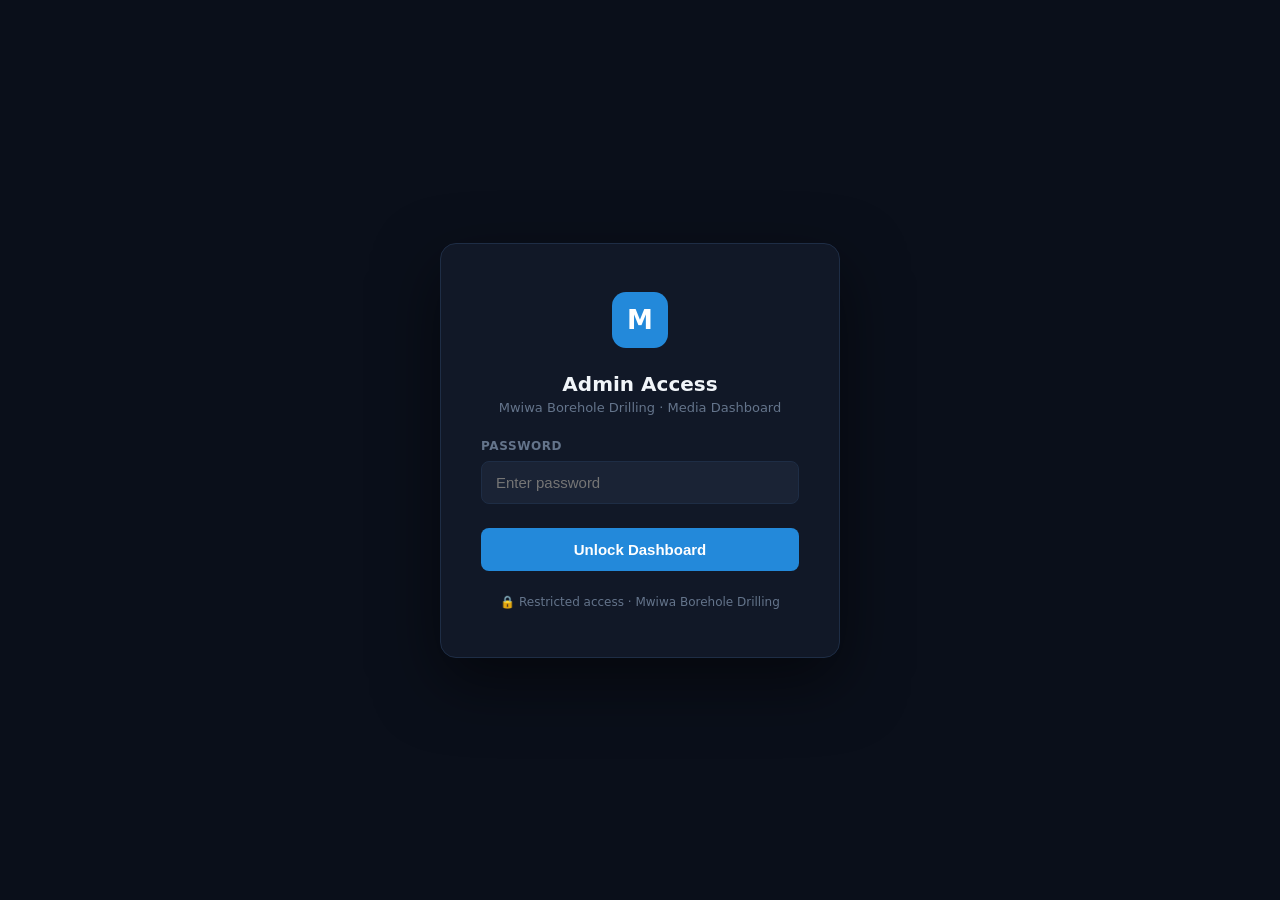
<file: admin/index.html>
<!DOCTYPE html>
<html lang="en">
<head>
  <meta charset="UTF-8" />
  <meta name="viewport" content="width=device-width, initial-scale=1.0" />
  <title>Media Dashboard — Mwiwa Borehole Drilling</title>
  <style>
    *, *::before, *::after { box-sizing: border-box; margin: 0; padding: 0; }

    :root {
      --bg: #0a0f1a;
      --surface: #111827;
      --surface2: #1a2335;
      --border: #1e2d45;
      --blue: #2389DA;
      --blue-dim: #1a6db0;
      --red: #ef4444;
      --red-dim: #991b1b;
      --text: #f1f5f9;
      --muted: #64748b;
      --success: #22c55e;
      --warning: #f59e0b;
      --radius: 10px;
    }

    body { background: var(--bg); color: var(--text); font-family: 'Segoe UI', system-ui, sans-serif; min-height: 100vh; }

    /* ── Password Gate ── */
    #gate {
      position: fixed; inset: 0; z-index: 9999;
      background: var(--bg);
      display: flex; align-items: center; justify-content: center;
    }
    .gate-card {
      background: var(--surface);
      border: 1px solid var(--border);
      border-radius: 16px;
      padding: 48px 40px;
      width: 100%;
      max-width: 400px;
      display: flex;
      flex-direction: column;
      align-items: center;
      gap: 24px;
      box-shadow: 0 24px 64px rgba(0,0,0,0.5);
    }
    .gate-logo {
      width: 56px; height: 56px;
      background: var(--blue);
      border-radius: 14px;
      display: grid; place-items: center;
      font-weight: 800; font-size: 26px;
      color: #fff;
    }
    .gate-title {
      text-align: center;
    }
    .gate-title h2 { font-size: 20px; font-weight: 700; margin-bottom: 4px; }
    .gate-title p { font-size: 13px; color: var(--muted); }

    .gate-field {
      width: 100%;
      display: flex;
      flex-direction: column;
      gap: 8px;
    }
    .gate-field label { font-size: 12px; font-weight: 600; color: var(--muted); letter-spacing: 0.05em; text-transform: uppercase; }
    .gate-field input {
      width: 100%;
      background: var(--surface2);
      border: 1px solid var(--border);
      border-radius: 8px;
      padding: 12px 14px;
      color: var(--text);
      font-size: 15px;
      outline: none;
      transition: border-color 0.15s;
    }
    .gate-field input:focus { border-color: var(--blue); }
    .gate-field input.error { border-color: var(--red); }

    .gate-error {
      font-size: 13px;
      color: var(--red);
      background: rgba(239,68,68,0.08);
      border: 1px solid rgba(239,68,68,0.2);
      border-radius: 8px;
      padding: 10px 14px;
      width: 100%;
      text-align: center;
      display: none;
    }
    .gate-error.visible { display: block; }

    .gate-btn {
      width: 100%;
      background: var(--blue);
      color: #fff;
      border: none;
      border-radius: 8px;
      padding: 13px;
      font-size: 15px;
      font-weight: 700;
      cursor: pointer;
      transition: background 0.15s;
    }
    .gate-btn:hover { background: var(--blue-dim); }
    .gate-footer { font-size: 12px; color: var(--muted); text-align: center; }

    /* ── Dashboard (hidden until unlocked) ── */
    #dashboard { display: none; }

    .header { background: var(--surface); border-bottom: 1px solid var(--border); padding: 0 24px; display: flex; align-items: center; justify-content: space-between; height: 64px; position: sticky; top: 0; z-index: 100; }
    .header-left { display: flex; align-items: center; gap: 12px; }
    .logo-box { width: 38px; height: 38px; background: var(--blue); border-radius: 8px; display: grid; place-items: center; font-weight: 800; font-size: 18px; }
    .header-title h1 { font-size: 15px; font-weight: 700; }
    .header-title p { font-size: 12px; color: var(--muted); }
    .header-right { display: flex; align-items: center; gap: 12px; }
    .lock-btn { background: none; border: 1px solid var(--border); color: var(--muted); border-radius: 8px; padding: 7px 14px; font-size: 13px; font-weight: 600; cursor: pointer; transition: all 0.15s; display: flex; align-items: center; gap: 6px; }
    .lock-btn:hover { border-color: var(--red); color: var(--red); }

    .btn { display: inline-flex; align-items: center; gap: 8px; padding: 10px 20px; border: none; border-radius: 8px; font-size: 14px; font-weight: 600; cursor: pointer; transition: all 0.15s; }
    .btn-primary { background: var(--blue); color: #fff; }
    .btn-primary:hover { background: var(--blue-dim); }
    .btn-danger  { background: var(--red); color: #fff; }
    .btn-danger:hover  { background: var(--red-dim); }
    .btn:disabled { opacity: 0.5; cursor: not-allowed; }
    .btn-sm { padding: 5px 10px; font-size: 12px; border-radius: 6px; }

    .main { max-width: 1200px; margin: 0 auto; padding: 32px 24px; }

    .tabs { display: flex; gap: 4px; margin-bottom: 32px; border-bottom: 1px solid var(--border); }
    .tab-btn { padding: 10px 20px; background: none; border: none; color: var(--muted); font-size: 14px; font-weight: 600; cursor: pointer; border-bottom: 2px solid transparent; margin-bottom: -1px; display: flex; align-items: center; gap: 8px; }
    .tab-btn.active { color: var(--blue); border-bottom-color: var(--blue); }
    .tab-count { background: var(--surface2); border-radius: 999px; padding: 1px 8px; font-size: 11px; color: var(--muted); }
    .tab-btn.active .tab-count { background: rgba(35,137,218,0.15); color: var(--blue); }
    .tab-panel { display: none; }
    .tab-panel.active { display: block; }

    .section-title { font-size: 20px; font-weight: 700; margin-bottom: 4px; }
    .section-sub { color: var(--muted); font-size: 13px; margin-bottom: 24px; }

    .drop-zone { border: 2px dashed var(--border); border-radius: var(--radius); padding: 48px 24px; text-align: center; cursor: pointer; transition: all 0.2s; margin-bottom: 24px; position: relative; }
    .drop-zone:hover, .drop-zone.dragover { border-color: var(--blue); background: rgba(35,137,218,0.04); }
    .drop-zone input[type=file] { position: absolute; inset: 0; opacity: 0; cursor: pointer; width: 100%; height: 100%; }
    .drop-zone .drop-icon { font-size: 40px; margin-bottom: 12px; }
    .drop-zone h3 { font-size: 16px; margin-bottom: 6px; }
    .drop-zone p { color: var(--muted); font-size: 13px; }
    .hl { color: var(--blue); }

    .queue-item { display: flex; align-items: center; gap: 12px; background: var(--surface2); border: 1px solid var(--border); border-radius: 8px; padding: 12px 14px; margin-bottom: 8px; }
    .queue-thumb { width: 48px; height: 48px; border-radius: 6px; object-fit: cover; flex-shrink: 0; background: var(--bg); display: grid; place-items: center; font-size: 22px; }
    .queue-thumb img { width: 100%; height: 100%; object-fit: cover; border-radius: 6px; }
    .queue-info { flex: 1; min-width: 0; }
    .queue-name { font-size: 13px; font-weight: 500; white-space: nowrap; overflow: hidden; text-overflow: ellipsis; }
    .queue-size { font-size: 11px; color: var(--muted); }
    .queue-status { font-size: 12px; font-weight: 600; padding: 3px 10px; border-radius: 999px; white-space: nowrap; }
    .status-pending   { background: rgba(245,158,11,0.1); color: var(--warning); }
    .status-uploading { background: rgba(35,137,218,0.1); color: var(--blue); }
    .status-done      { background: rgba(34,197,94,0.1);  color: var(--success); }
    .status-error     { background: rgba(239,68,68,0.1);  color: var(--red); }

    .gallery-grid { display: grid; grid-template-columns: repeat(auto-fill, minmax(180px, 1fr)); gap: 16px; }
    .gallery-card { position: relative; border-radius: var(--radius); overflow: hidden; background: var(--surface2); border: 1px solid var(--border); aspect-ratio: 4/3; }
    .gallery-card img { width: 100%; height: 100%; object-fit: cover; display: block; transition: transform 0.3s; }
    .gallery-card:hover img { transform: scale(1.05); }
    .gallery-overlay { position: absolute; inset: 0; background: rgba(0,0,0,0.6); display: flex; align-items: center; justify-content: center; opacity: 0; transition: opacity 0.2s; }
    .gallery-card:hover .gallery-overlay { opacity: 1; }

    .video-grid { display: grid; grid-template-columns: repeat(auto-fill, minmax(280px, 1fr)); gap: 16px; }
    .video-card { background: var(--surface2); border: 1px solid var(--border); border-radius: var(--radius); overflow: hidden; }
    .video-card video { width: 100%; aspect-ratio: 16/9; object-fit: cover; display: block; background: #000; }
    .video-card-info { padding: 12px 14px; display: flex; align-items: center; gap: 8px; }
    .video-card-name { font-size: 13px; font-weight: 500; white-space: nowrap; overflow: hidden; text-overflow: ellipsis; flex: 1; }
    .video-card-size { font-size: 11px; color: var(--muted); flex-shrink: 0; }

    .size-note { font-size: 12px; color: var(--warning); background: rgba(245,158,11,0.08); border: 1px solid rgba(245,158,11,0.2); border-radius: 8px; padding: 10px 14px; margin-bottom: 20px; }

    .empty { text-align: center; padding: 60px 20px; color: var(--muted); }
    .empty .empty-icon { font-size: 48px; margin-bottom: 12px; }
    .empty p { font-size: 14px; }

    .loading-state { display: flex; align-items: center; justify-content: center; gap: 10px; padding: 48px; color: var(--muted); font-size: 14px; }
    .spinner { width: 16px; height: 16px; border: 2px solid rgba(255,255,255,0.2); border-top-color: #fff; border-radius: 50%; animation: spin 0.6s linear infinite; display: inline-block; }
    @keyframes spin { to { transform: rotate(360deg); } }

    .toast-container { position: fixed; bottom: 24px; right: 24px; z-index: 9999; display: flex; flex-direction: column; gap: 8px; }
    .toast { background: var(--surface); border: 1px solid var(--border); border-radius: 8px; padding: 12px 16px; font-size: 13px; min-width: 260px; display: flex; align-items: center; gap: 10px; animation: slideIn 0.2s ease; box-shadow: 0 8px 24px rgba(0,0,0,0.4); }
    .toast.success { border-color: var(--success); }
    .toast.error   { border-color: var(--red); }
    @keyframes slideIn { from { transform: translateX(20px); opacity: 0; } to { transform: translateX(0); opacity: 1; } }
  </style>
</head>
<body>

<!-- ── Password Gate ── -->
<div id="gate">
  <div class="gate-card">
    <div class="gate-logo">M</div>
    <div class="gate-title">
      <h2>Admin Access</h2>
      <p>Mwiwa Borehole Drilling · Media Dashboard</p>
    </div>
    <div class="gate-field">
      <label>Password</label>
      <input type="password" id="pwInput" placeholder="Enter password" autocomplete="current-password" />
    </div>
    <div class="gate-error" id="gateError">❌ Incorrect password. Please try again.</div>
    <button class="gate-btn" onclick="checkPassword()">Unlock Dashboard</button>
    <p class="gate-footer">🔒 Restricted access · Mwiwa Borehole Drilling</p>
  </div>
</div>

<!-- ── Dashboard ── -->
<div id="dashboard">
  <header class="header">
    <div class="header-left">
      <div class="logo-box">M</div>
      <div class="header-title">
        <h1>Media Dashboard</h1>
        <p>Mwiwa Borehole Drilling</p>
      </div>
    </div>
    <div class="header-right">
      <button class="lock-btn" onclick="lockDashboard()">🔒 Lock</button>
    </div>
  </header>

  <main class="main">
    <div class="tabs">
      <button class="tab-btn active" onclick="switchTab(event,'gallery')">🖼️ Images <span class="tab-count" id="galleryCount">0</span></button>
      <button class="tab-btn" onclick="switchTab(event,'videos')">▶️ Videos <span class="tab-count" id="videoCount">0</span></button>
    </div>

    <!-- IMAGES -->
    <div class="tab-panel active" id="tab-gallery">
      <p class="section-title">Gallery Images</p>
      <p class="section-sub">Upload new images or remove existing ones. Changes go live on the site instantly.</p>
      <div class="drop-zone" id="imgDropZone">
        <input type="file" multiple accept="image/jpeg,image/png,image/webp,image/gif" onchange="handleImages(this.files)" />
        <div class="drop-icon">📤</div>
        <h3>Drop images here or <span class="hl">click to select</span></h3>
        <p>JPG, PNG, WEBP · Max 10 MB each · <span class="hl">Goes live instantly</span></p>
      </div>
      <div id="imgQueue" style="margin-bottom:16px"></div>
      <div id="galleryLoading" class="loading-state"><span class="spinner"></span> Loading gallery…</div>
      <div class="gallery-grid" id="galleryGrid"></div>
      <div class="empty" id="galleryEmpty" style="display:none"><div class="empty-icon">🖼️</div><p>No images yet. Upload some above.</p></div>
    </div>

    <!-- VIDEOS -->
    <div class="tab-panel" id="tab-videos">
      <p class="section-title">Videos</p>
      <p class="section-sub">Upload video files to display on the site. Stored directly in the repository.</p>
      <div class="size-note">⚠️ Max 50 MB per video. For larger files, compress before uploading.</div>
      <div class="drop-zone" id="vidDropZone">
        <input type="file" multiple accept="video/mp4,video/webm,video/quicktime" onchange="handleVideos(this.files)" />
        <div class="drop-icon">🎬</div>
        <h3>Drop videos here or <span class="hl">click to select</span></h3>
        <p>MP4, WEBM, MOV · Max 50 MB each · <span class="hl">Goes live instantly</span></p>
      </div>
      <div id="vidQueue" style="margin-bottom:16px"></div>
      <div id="videoLoading" class="loading-state"><span class="spinner"></span> Loading videos…</div>
      <div class="video-grid" id="videoGrid"></div>
      <div class="empty" id="videoEmpty" style="display:none"><div class="empty-icon">▶️</div><p>No videos yet. Upload some above.</p></div>
    </div>
  </main>
</div>

<div class="toast-container" id="toastContainer"></div>

<script>
  /* ── Auth ── */
  const CORRECT_PASSWORD = 'mwiwa2026';

  function checkPassword() {
    const input = document.getElementById('pwInput');
    const error = document.getElementById('gateError');
    if (input.value === CORRECT_PASSWORD) {
      document.getElementById('gate').style.display = 'none';
      document.getElementById('dashboard').style.display = 'block';
      input.value = '';
      loadGallery();
      loadVideos();
    } else {
      input.classList.add('error');
      error.classList.add('visible');
      input.value = '';
      input.focus();
      setTimeout(() => { input.classList.remove('error'); error.classList.remove('visible'); }, 3000);
    }
  }

  function lockDashboard() {
    document.getElementById('dashboard').style.display = 'none';
    document.getElementById('gate').style.display = 'flex';
    document.getElementById('pwInput').focus();
  }

  // Allow Enter key on password field
  document.getElementById('pwInput').addEventListener('keydown', e => {
    if (e.key === 'Enter') checkPassword();
  });

  /* ── GitHub Config ── */
  const OWNER        = 'lennexpo';
  const REPO         = 'mwiwa-borehole-drilling';
  const BRANCH       = 'main';
  const IMG_FOLDER   = 'images';
  const VID_FOLDER   = 'videos';
  const GALLERY_JSON = 'gallery.json';
  const VIDEOS_JSON  = 'videos.json';
  const TOKEN        = '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';

  let imgQueue = [], vidQueue = [], galleryData = [], videosData = [];
  const ghH = { Authorization: `token ${TOKEN}`, Accept: 'application/vnd.github.v3+json' };

  /* ── GitHub API ── */
  async function apiGet(path) {
    const r = await fetch(`https://api.github.com/repos/${OWNER}/${REPO}/contents/${path}`, { headers: ghH });
    if (r.status === 404) return null;
    if (!r.ok) throw new Error(`GitHub ${r.status}`);
    return r.json();
  }
  async function apiPut(path, b64, message, sha = null) {
    const body = { message, content: b64, branch: BRANCH };
    if (sha) body.sha = sha;
    const r = await fetch(`https://api.github.com/repos/${OWNER}/${REPO}/contents/${path}`, {
      method: 'PUT', headers: { ...ghH, 'Content-Type': 'application/json' }, body: JSON.stringify(body)
    });
    if (!r.ok) { const e = await r.json(); throw new Error(e.message || `GitHub ${r.status}`); }
    return r.json();
  }
  async function apiDelete(path, sha, message) {
    const r = await fetch(`https://api.github.com/repos/${OWNER}/${REPO}/contents/${path}`, {
      method: 'DELETE', headers: { ...ghH, 'Content-Type': 'application/json' },
      body: JSON.stringify({ message, sha, branch: BRANCH })
    });
    if (!r.ok) throw new Error(`Delete failed ${r.status}`);
  }
  function toBase64(file) {
    return new Promise((res, rej) => { const rd = new FileReader(); rd.onload = () => res(rd.result.split(',')[1]); rd.onerror = rej; rd.readAsDataURL(file); });
  }
  function jsonToBase64(obj) { return btoa(unescape(encodeURIComponent(JSON.stringify(obj, null, 2)))); }
  async function readJson(path) {
    const data = await apiGet(path);
    if (!data) return { value: [], sha: null };
    try { return { value: JSON.parse(atob(data.content.replace(/\n/g, ''))), sha: data.sha }; }
    catch { return { value: [], sha: data.sha }; }
  }
  function formatSize(b) {
    if (b < 1024) return b + ' B';
    if (b < 1048576) return (b/1024).toFixed(0) + ' KB';
    return (b/1048576).toFixed(1) + ' MB';
  }

  /* ── Queue renderer ── */
  function addToQueue(item, queueId, emoji) {
    const q = document.getElementById(queueId);
    const div = document.createElement('div');
    div.className = 'queue-item'; div.id = `qi-${item.id}`;
    div.innerHTML = `<div class="queue-thumb">${emoji}</div><div class="queue-info"><div class="queue-name">${item.file.name}</div><div class="queue-size">${formatSize(item.file.size)}</div></div><span class="queue-status status-pending" id="qs-${item.id}">Queued</span>`;
    q.appendChild(div);
  }
  function setStatus(id, cls, label) {
    const el = document.getElementById(`qs-${id}`);
    if (el) { el.className = `queue-status status-${cls}`; el.textContent = label; }
  }
  function clearDoneQueue(queue, queueId, emoji) {
    setTimeout(() => {
      queue.splice(0, queue.length, ...queue.filter(i => i.status !== 'done'));
      document.getElementById(queueId).innerHTML = '';
      queue.forEach(i => addToQueue(i, queueId, emoji));
    }, 3000);
  }

  /* ── Images ── */
  const imgDrop = document.getElementById('imgDropZone');
  imgDrop.addEventListener('dragover', e => { e.preventDefault(); imgDrop.classList.add('dragover'); });
  imgDrop.addEventListener('dragleave', () => imgDrop.classList.remove('dragover'));
  imgDrop.addEventListener('drop', e => { e.preventDefault(); imgDrop.classList.remove('dragover'); handleImages(e.dataTransfer.files); });

  function handleImages(files) {
    Array.from(files).forEach(file => {
      if (file.size > 10*1024*1024) { toast(`${file.name} exceeds 10 MB`, 'error'); return; }
      const item = { id: Date.now()+Math.random(), file, status: 'pending' };
      imgQueue.push(item); addToQueue(item, 'imgQueue', '🖼️');
    });
    processImages();
  }
  async function processImages() {
    for (const item of imgQueue) {
      if (item.status !== 'pending') continue;
      item.status = 'uploading'; setStatus(item.id, 'uploading', 'Uploading…');
      try {
        const b64 = await toBase64(item.file);
        const name = `${Date.now()}-${item.file.name.replace(/[^a-zA-Z0-9._-]/g,'-')}`;
        const path = `${IMG_FOLDER}/${name}`;
        await apiPut(path, b64, `Add image: ${name}`);
        const info = await apiGet(path);
        const url = `https://raw.githubusercontent.com/${OWNER}/${REPO}/${BRANCH}/${path}`;
        const { value: arr, sha } = await readJson(GALLERY_JSON);
        const updated = Array.isArray(arr) ? arr : [];
        updated.push({ name, url, imgSha: info?.sha || '', size: item.file.size });
        await apiPut(GALLERY_JSON, jsonToBase64(updated), 'Update gallery.json', sha);
        galleryData = updated; item.status = 'done'; setStatus(item.id, 'done', '✓ Live');
        toast(`Uploaded ${item.file.name}`, 'success'); renderGallery();
      } catch(e) { item.status = 'error'; setStatus(item.id, 'error', '✗ Failed'); toast('Upload failed: '+e.message, 'error'); }
    }
    clearDoneQueue(imgQueue, 'imgQueue', '🖼️');
  }

  async function loadGallery() {
    document.getElementById('galleryLoading').style.display = 'flex';
    try { const { value } = await readJson(GALLERY_JSON); galleryData = Array.isArray(value) ? value : []; renderGallery(); }
    catch(e) { toast('Load failed: '+e.message, 'error'); }
    finally { document.getElementById('galleryLoading').style.display = 'none'; }
  }
  function renderGallery() {
    const grid = document.getElementById('galleryGrid');
    grid.innerHTML = '';
    document.getElementById('galleryEmpty').style.display = galleryData.length ? 'none' : 'block';
    galleryData.forEach(img => {
      const c = document.createElement('div'); c.className = 'gallery-card';
      c.innerHTML = `<img src="${img.url}" alt="${img.name}" loading="lazy"/><div class="gallery-overlay"><button class="btn btn-danger btn-sm" onclick="deleteImage('${img.name}','${img.imgSha}')">🗑️ Delete</button></div>`;
      grid.appendChild(c);
    });
    updateCounts();
  }
  async function deleteImage(name, imgSha) {
    if (!confirm(`Delete "${name}"?`)) return;
    try {
      try { await apiDelete(`${IMG_FOLDER}/${name}`, imgSha, `Remove image: ${name}`); } catch {}
      const { value: arr, sha } = await readJson(GALLERY_JSON);
      const updated = arr.filter(e => e.name !== name);
      await apiPut(GALLERY_JSON, jsonToBase64(updated), 'Update gallery.json', sha);
      galleryData = updated; renderGallery(); toast(`Removed ${name}`, 'success');
    } catch(e) { toast('Delete failed: '+e.message, 'error'); }
  }

  /* ── Videos ── */
  const vidDrop = document.getElementById('vidDropZone');
  vidDrop.addEventListener('dragover', e => { e.preventDefault(); vidDrop.classList.add('dragover'); });
  vidDrop.addEventListener('dragleave', () => vidDrop.classList.remove('dragover'));
  vidDrop.addEventListener('drop', e => { e.preventDefault(); vidDrop.classList.remove('dragover'); handleVideos(e.dataTransfer.files); });

  function handleVideos(files) {
    Array.from(files).forEach(file => {
      if (file.size > 50*1024*1024) { toast(`${file.name} exceeds 50 MB`, 'error'); return; }
      const item = { id: Date.now()+Math.random(), file, status: 'pending' };
      vidQueue.push(item); addToQueue(item, 'vidQueue', '🎬');
    });
    processVideos();
  }
  async function processVideos() {
    for (const item of vidQueue) {
      if (item.status !== 'pending') continue;
      item.status = 'uploading'; setStatus(item.id, 'uploading', 'Uploading…');
      try {
        const b64 = await toBase64(item.file);
        const name = `${Date.now()}-${item.file.name.replace(/[^a-zA-Z0-9._-]/g,'-')}`;
        const path = `${VID_FOLDER}/${name}`;
        await apiPut(path, b64, `Add video: ${name}`);
        const info = await apiGet(path);
        const url = `https://raw.githubusercontent.com/${OWNER}/${REPO}/${BRANCH}/${path}`;
        const { value: arr, sha } = await readJson(VIDEOS_JSON);
        const updated = Array.isArray(arr) ? arr : [];
        updated.push({ name, url, vidSha: info?.sha || '', size: item.file.size });
        await apiPut(VIDEOS_JSON, jsonToBase64(updated), 'Update videos.json', sha);
        videosData = updated; item.status = 'done'; setStatus(item.id, 'done', '✓ Live');
        toast(`Uploaded ${item.file.name}`, 'success'); renderVideos();
      } catch(e) { item.status = 'error'; setStatus(item.id, 'error', '✗ Failed'); toast('Upload failed: '+e.message, 'error'); }
    }
    clearDoneQueue(vidQueue, 'vidQueue', '🎬');
  }

  async function loadVideos() {
    document.getElementById('videoLoading').style.display = 'flex';
    try {
      const { value, sha } = await readJson(VIDEOS_JSON);
      const all = Array.isArray(value) ? value : [];
      const valid = all.filter(v => v.vidSha !== undefined);
      if (valid.length !== all.length) {
        await apiPut(VIDEOS_JSON, jsonToBase64(valid), 'Clear legacy YouTube entries', sha);
      }
      videosData = valid;
      renderVideos();
    }
    catch { videosData = []; renderVideos(); }
    finally { document.getElementById('videoLoading').style.display = 'none'; }
  }
  function renderVideos() {
    const grid = document.getElementById('videoGrid');
    grid.innerHTML = '';
    document.getElementById('videoEmpty').style.display = videosData.length ? 'none' : 'block';
    videosData.forEach((v, i) => {
      const c = document.createElement('div'); c.className = 'video-card';
      c.innerHTML = `<video src="${v.url}" controls preload="metadata"></video><div class="video-card-info"><span class="video-card-name" title="${v.name}">${v.name}</span><span class="video-card-size">${v.size ? formatSize(v.size) : ''}</span><button class="btn btn-danger btn-sm" onclick="deleteVideo(${i})">🗑️</button></div>`;
      grid.appendChild(c);
    });
    updateCounts();
  }
  async function deleteVideo(i) {
    const v = videosData[i];
    if (!confirm(`Delete "${v.name}"?`)) return;
    try {
      try { await apiDelete(`${VID_FOLDER}/${v.name}`, v.vidSha, `Remove video: ${v.name}`); } catch {}
      const { value: arr, sha } = await readJson(VIDEOS_JSON);
      const updated = arr.filter(e => e.name !== v.name);
      await apiPut(VIDEOS_JSON, jsonToBase64(updated), 'Update videos.json', sha);
      videosData = updated; renderVideos(); toast('Video removed', 'success');
    } catch(e) { toast('Failed: '+e.message, 'error'); }
  }

  /* ── Tabs & utils ── */
  function switchTab(e, tab) {
    document.querySelectorAll('.tab-btn').forEach(b => b.classList.remove('active'));
    document.querySelectorAll('.tab-panel').forEach(p => p.classList.remove('active'));
    e.currentTarget.classList.add('active');
    document.getElementById(`tab-${tab}`).classList.add('active');
  }
  function updateCounts() {
    document.getElementById('galleryCount').textContent = galleryData.length;
    document.getElementById('videoCount').textContent   = videosData.length;
  }
  function toast(msg, type='info') {
    const el = document.createElement('div'); el.className = `toast ${type}`;
    el.innerHTML = `<span>${type==='success'?'✅':type==='error'?'❌':'ℹ️'}</span> ${msg}`;
    document.getElementById('toastContainer').appendChild(el);
    setTimeout(() => el.remove(), 4000);
  }
</script>
</body>
</html>
</file>
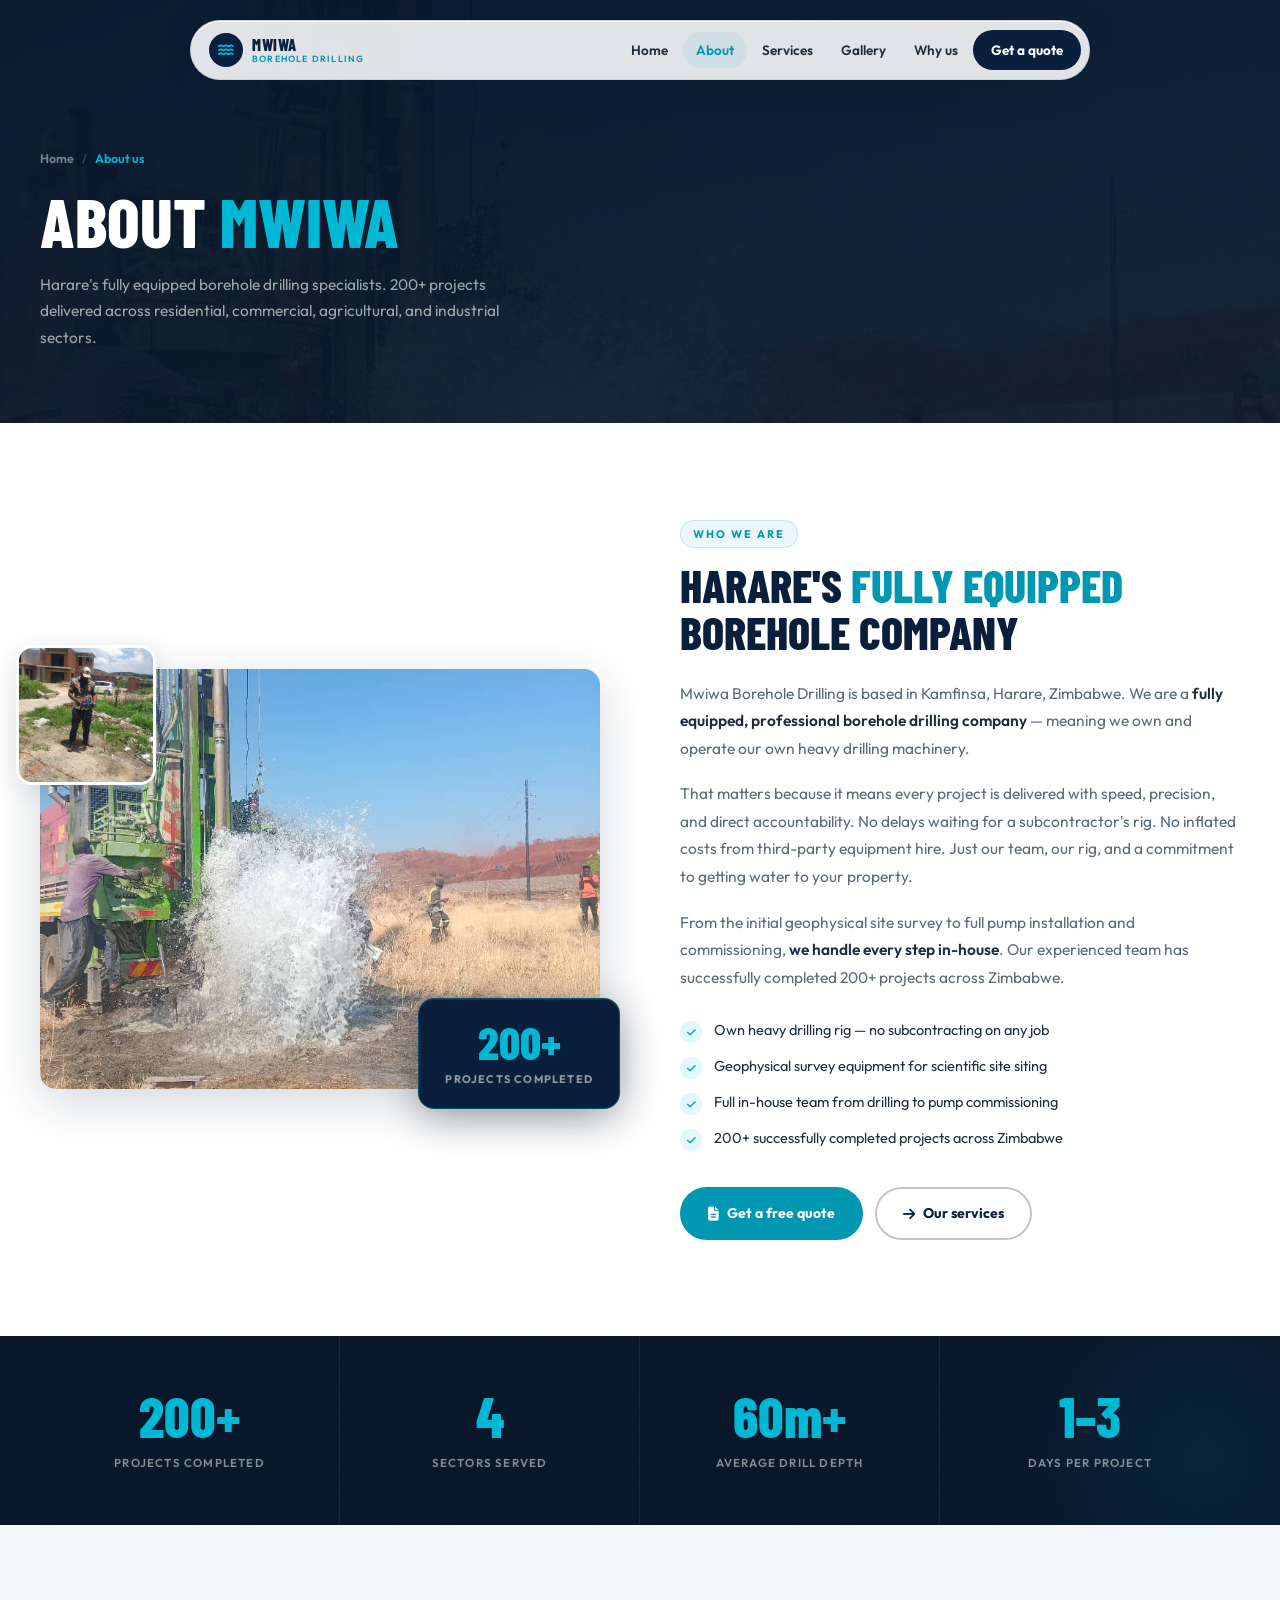
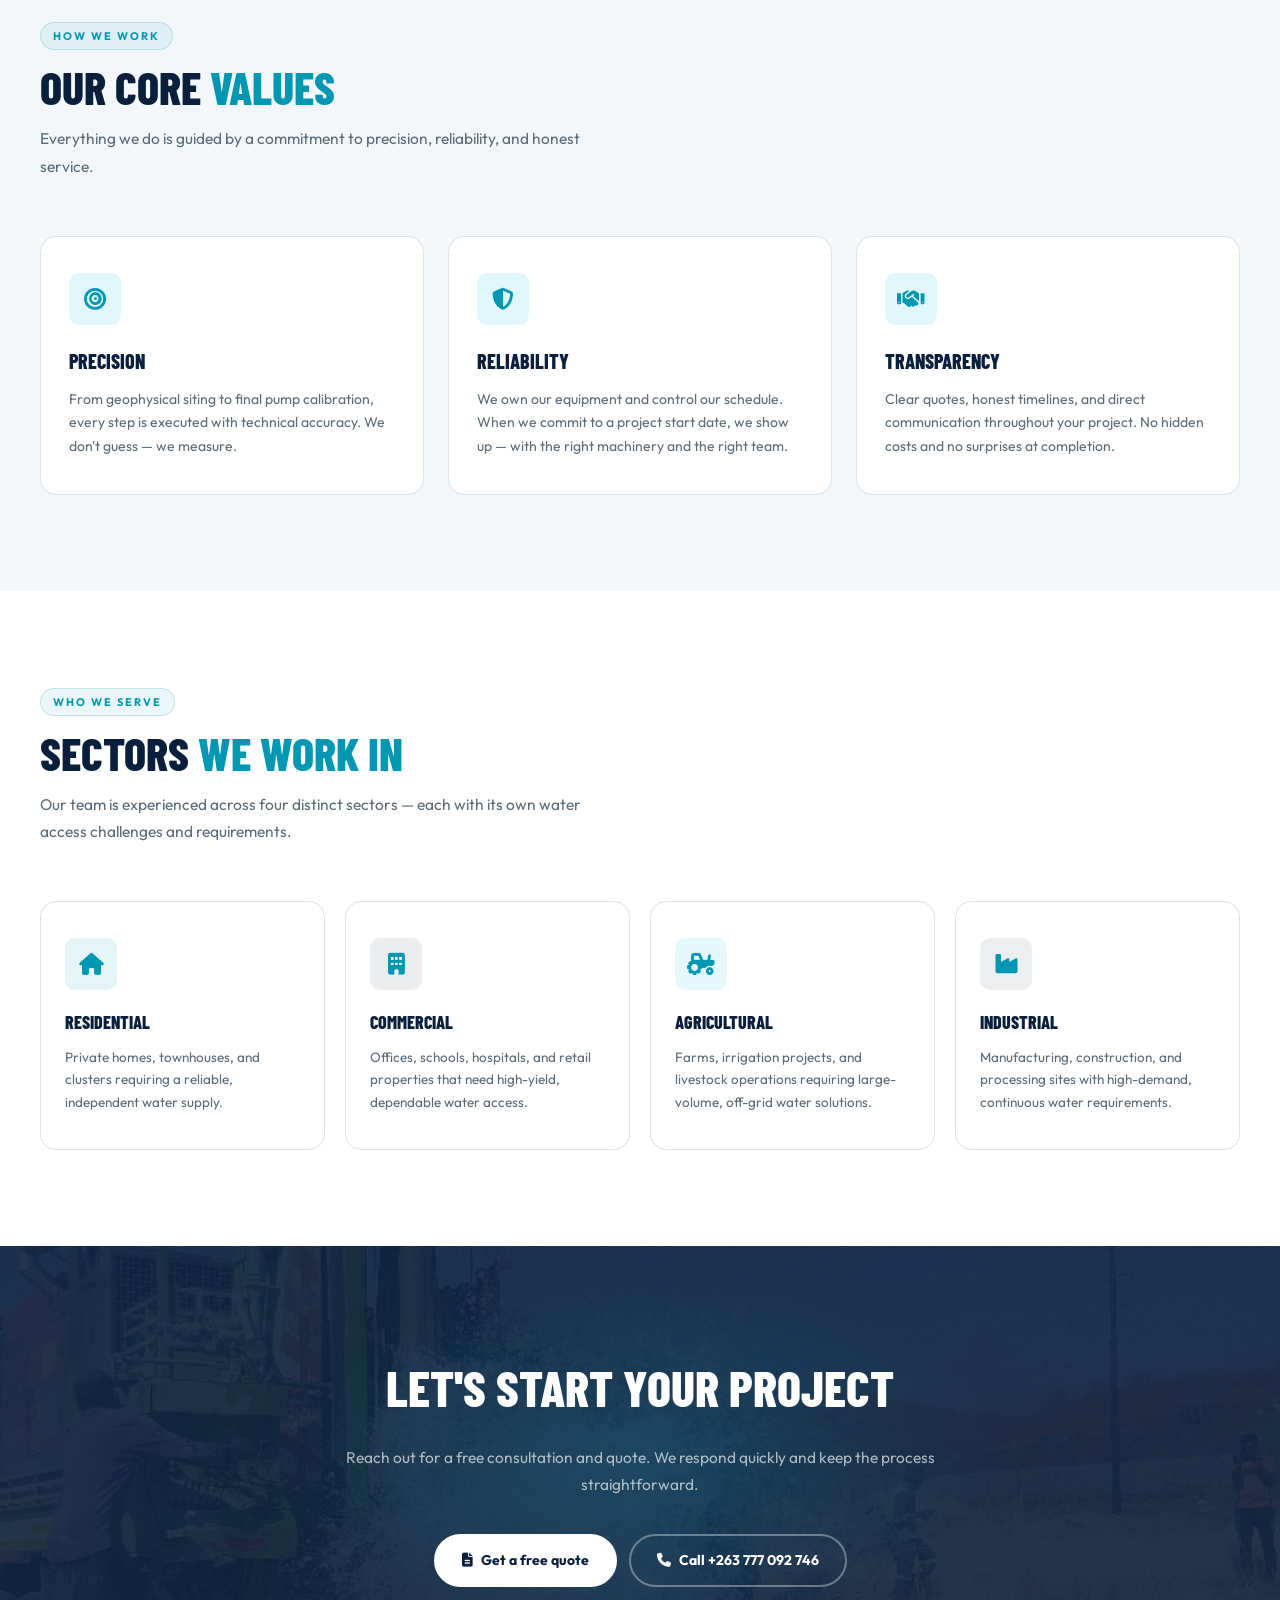
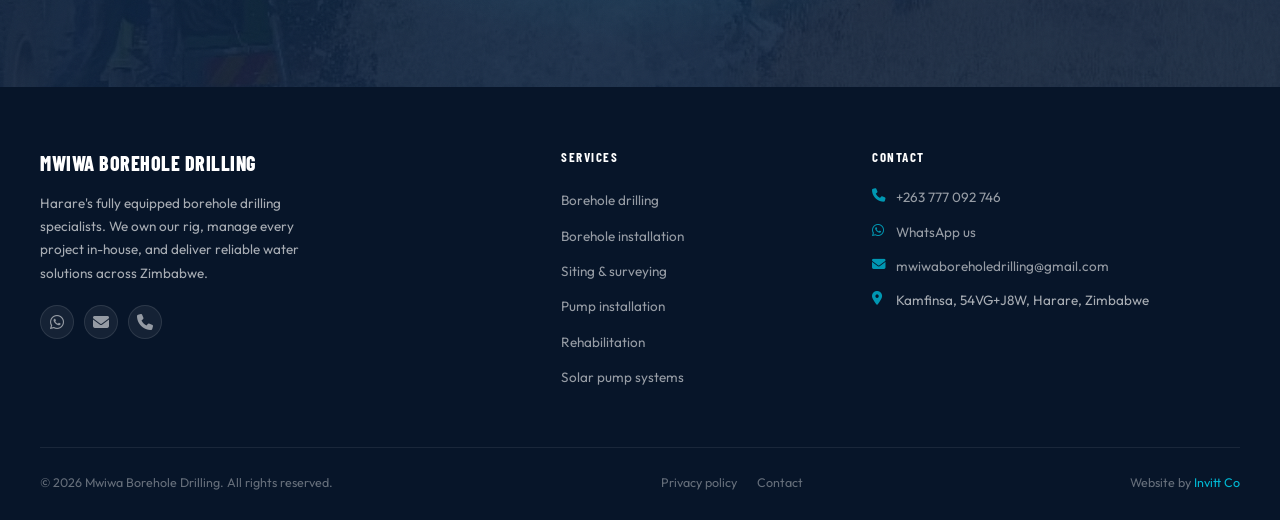
<file: about.html>
<!DOCTYPE html>
<html lang="en">
<head>
  <meta charset="UTF-8" />
  <meta name="viewport" content="width=device-width, initial-scale=1.0" />
  <title>About Us | Mwiwa Borehole Drilling — Harare, Zimbabwe</title>
  <meta name="description" content="Learn about Mwiwa Borehole Drilling — Harare's trusted borehole drilling company with 200+ completed projects. We own our rig, survey your site, and deliver water end-to-end." />
  <meta name="author" content="Mwiwa Borehole Drilling" />
  <meta name="keywords" content="about Mwiwa Borehole Drilling, borehole company Harare, Zimbabwe borehole specialists, drilling team Zimbabwe" />
  <meta name="robots" content="index, follow, max-snippet:-1, max-image-preview:large, max-video-preview:-1" />
  <link rel="canonical" href="https://www.mwiwaboreholedrilling.co.zw/about.html" />

  <meta property="og:type" content="website" />
  <meta property="og:title" content="About Mwiwa Borehole Drilling | Harare, Zimbabwe" />
  <meta property="og:description" content="Harare's fully equipped borehole drilling company. 200+ projects. We own our rig — no subcontracting." />
  <meta property="og:url" content="https://www.mwiwaboreholedrilling.co.zw/about.html" />
  <meta property="og:image" content="https://www.mwiwaboreholedrilling.co.zw/images/img1.jpeg" />
  <meta property="og:image:width" content="1200" />
  <meta property="og:image:height" content="630" />
  <meta property="og:image:alt" content="Mwiwa Borehole Drilling team on a project site in Harare, Zimbabwe" />
  <meta property="og:site_name" content="Mwiwa Borehole Drilling" />
  <meta property="og:locale" content="en_ZW" />

  <meta name="twitter:card" content="summary_large_image" />
  <meta name="twitter:url" content="https://www.mwiwaboreholedrilling.co.zw/about.html" />
  <meta name="twitter:title" content="About Mwiwa Borehole Drilling" />
  <meta name="twitter:description" content="200+ borehole projects delivered across Zimbabwe. Our rig, our team, your water." />
  <meta name="twitter:image" content="https://www.mwiwaboreholedrilling.co.zw/images/img1.jpeg" />
  <meta name="twitter:image:alt" content="Mwiwa Borehole Drilling team on a project site in Harare, Zimbabwe" />

  <meta name="geo.region" content="ZW-HA" />
  <meta name="geo.placename" content="Harare, Zimbabwe" />
  <meta name="geo.position" content="-17.8252;31.0335" />
  <meta name="ICBM" content="-17.8252, 31.0335" />

  <link rel="dns-prefetch" href="//fonts.googleapis.com" />
  <link rel="dns-prefetch" href="//fonts.gstatic.com" />
  <link rel="preconnect" href="https://fonts.googleapis.com" />
  <link rel="preconnect" href="https://fonts.gstatic.com" crossorigin />
  <link href="https://fonts.googleapis.com/css2?family=Barlow+Condensed:wght@400;600;700;800&family=Outfit:wght@300;400;500;600;700&display=swap" rel="stylesheet" />
  <link rel="stylesheet" href="https://cdnjs.cloudflare.com/ajax/libs/font-awesome/6.5.0/css/all.min.css" />

  <script async src="https://www.googletagmanager.com/gtag/js?id=G-7CKL8JZ4ND"></script>
  <script>window.dataLayer=window.dataLayer||[];function gtag(){dataLayer.push(arguments);}gtag('js',new Date());gtag('config','G-7CKL8JZ4ND');</script>

  <script type="application/ld+json">
  {
    "@context": "https://schema.org",
    "@type": "LocalBusiness",
    "name": "Mwiwa Borehole Drilling",
    "url": "https://www.mwiwaboreholedrilling.co.zw",
    "image": "https://www.mwiwaboreholedrilling.co.zw/images/img1.jpeg",
    "logo": "https://www.mwiwaboreholedrilling.co.zw/favicon.svg",
    "description": "Professional borehole drilling, pump installation, solar solutions and water testing in Harare and across Zimbabwe. Over 200 completed projects. Own drilling equipment.",
    "telephone": "+263777092746",
    "email": "mwiwaboreholedrilling@gmail.com",
    "priceRange": "$$",
    "address": { "@type": "PostalAddress", "streetAddress": "54VG+J8W Kamfinsa", "addressLocality": "Harare", "addressCountry": "ZW" },
    "geo": { "@type": "GeoCoordinates", "latitude": -17.8252, "longitude": 31.0335 },
    "hasMap": "https://maps.google.com/?q=Kamfinsa+Harare+Zimbabwe",
    "areaServed": { "@type": "Country", "name": "Zimbabwe" },
    "openingHours": "Mo-Fr 07:00-17:00",
    "contactPoint": { "@type": "ContactPoint", "telephone": "+263777092746", "contactType": "customer service", "availableLanguage": "English" },
    "serviceType": ["Borehole Drilling","Pump Installation","Solar Borehole Systems","Water Testing","Borehole Casing","Borehole Rehabilitation","Water Tank Installation","Geophysical Site Survey"],
    "aggregateRating": { "@type": "AggregateRating", "ratingValue": "5", "reviewCount": "50" }
  }
  </script>

  <link rel="icon" type="image/svg+xml" href="favicon.svg" />
  <link rel="shortcut icon" href="favicon.svg" />
  <link rel="preload" as="image" href="images/img1.jpeg" />

  <style>
    /* ===================== RESET & BASE ===================== */
    *, *::before, *::after { box-sizing: border-box; margin: 0; padding: 0; }

    :root {
      --navy: #0A1F3C;
      --navy-mid: #12305C;
      --navy-deep: #071529;
      --teal: #0097B2;
      --teal-light: #00B8D4;
      --teal-pale: #E0F7FB;
      --white: #FFFFFF;
      --off-white: #F4F7FA;
      --text: #1E2D3D;
      --muted: #5A6B7A;
      --border: #D6E2EC;
      --shadow-sm: 0 2px 12px rgba(10,31,60,0.08);
      --shadow: 0 6px 28px rgba(10,31,60,0.11);
      --shadow-lg: 0 12px 48px rgba(10,31,60,0.18);
      --shadow-teal: 0 8px 28px rgba(0,151,178,0.30);
      --radius: 10px;
      --radius-lg: 16px;
      --font-head: 'Barlow Condensed', sans-serif;
      --font-body: 'Outfit', sans-serif;
      --tr: 0.22s ease;
    }

    html { scroll-behavior: smooth; }
    body { font-family: var(--font-body); color: var(--text); background: var(--white); line-height: 1.65; overflow-x: hidden; }

    /* ===================== SKIP LINK ===================== */
    .skip-link {
      position: absolute; top: -100px; left: 16px;
      background: var(--teal); color: white; padding: 8px 16px;
      border-radius: var(--radius); font-weight: 600; font-size: 14px;
      z-index: 9999; text-decoration: none; transition: top 0.2s ease;
    }
    .skip-link:focus { top: 16px; }

    /* ===================== FLOATING PILL NAV ===================== */
    .nav-wrapper {
      position: fixed; top: 20px; left: 50%;
      transform: translateX(-50%);
      z-index: 1000; width: calc(100% - 40px); max-width: 900px;
    }

    .navbar {
      background: rgba(255,255,255,0.88);
      backdrop-filter: blur(20px) saturate(160%);
      -webkit-backdrop-filter: blur(20px) saturate(160%);
      border: 1px solid rgba(10,31,60,0.10);
      border-radius: 100px;
      box-shadow: 0 4px 32px rgba(10,31,60,0.13), inset 0 1px 0 rgba(255,255,255,0.8);
      height: 60px; display: flex; align-items: center;
      padding: 0 8px 0 18px;
      transition: background var(--tr), box-shadow var(--tr);
    }

    .navbar.scrolled {
      background: rgba(255,255,255,0.96);
      box-shadow: 0 6px 40px rgba(10,31,60,0.16), inset 0 1px 0 rgba(255,255,255,1);
    }

    .nav-container { width: 100%; display: flex; align-items: center; justify-content: space-between; gap: 8px; }

    .nav-brand { display: flex; align-items: center; gap: 9px; text-decoration: none; flex-shrink: 0; }

    .brand-icon {
      width: 34px; height: 34px; background: var(--navy);
      border-radius: 50%; display: flex; align-items: center; justify-content: center; flex-shrink: 0;
    }
    .brand-icon i { color: var(--teal-light); font-size: 14px; }

    .brand-text { display: flex; flex-direction: column; line-height: 1.05; }
    .brand-name { font-family: var(--font-head); font-weight: 800; font-size: 16px; color: var(--navy); letter-spacing: 0.5px; text-transform: uppercase; }
    .brand-sub { font-size: 9px; color: var(--teal); font-weight: 600; text-transform: uppercase; letter-spacing: 1.2px; }

    .nav-links { display: flex; align-items: center; gap: 2px; list-style: none; }
    .nav-links a {
      display: block; padding: 7px 13px; text-decoration: none;
      font-size: 13.5px; font-weight: 600; color: var(--text);
      border-radius: 100px; transition: background var(--tr), color var(--tr);
    }
    .nav-links a:hover { background: rgba(10,31,60,0.06); color: var(--navy); }
    .nav-links a.active { color: var(--teal); background: rgba(0,151,178,0.08); }
    .nav-cta {
      background: var(--navy) !important; color: white !important;
      border-radius: 100px !important; padding: 9px 18px !important;
      font-size: 13.5px !important; font-weight: 700 !important;
      transition: background var(--tr), transform var(--tr), box-shadow var(--tr) !important;
    }
    .nav-cta:hover { background: var(--teal) !important; transform: translateY(-1px); box-shadow: var(--shadow-teal) !important; }
    .nav-cta:active { transform: scale(0.98); }

    .hamburger { display: none; flex-direction: column; gap: 4px; cursor: pointer; padding: 10px; background: none; border: none; margin-left: auto; }
    .hamburger span { display: block; width: 22px; height: 2px; background: var(--navy); border-radius: 2px; transition: var(--tr); }

    .mobile-menu {
      display: none; position: fixed; top: 90px; left: 20px; right: 20px;
      background: rgba(255,255,255,0.96);
      backdrop-filter: blur(20px); -webkit-backdrop-filter: blur(20px);
      border: 1px solid rgba(10,31,60,0.10); border-radius: 20px;
      box-shadow: 0 12px 48px rgba(10,31,60,0.18);
      padding: 12px 8px 16px; z-index: 999;
    }
    .mobile-menu.open { display: block; }
    .mobile-menu a { display: block; padding: 12px 16px; font-size: 15px; font-weight: 600; color: var(--text); text-decoration: none; border-radius: 12px; transition: background var(--tr), color var(--tr); }
    .mobile-menu a:hover, .mobile-menu a.active { background: rgba(0,151,178,0.08); color: var(--teal); }
    .mobile-menu-cta { display: block; margin: 8px 8px 0; padding: 13px 16px; font-size: 15px; font-weight: 700; color: white; text-decoration: none; background: var(--navy); border-radius: 12px; text-align: center; transition: background var(--tr); }
    .mobile-menu-cta:hover { background: var(--teal); }

    /* ===================== PAGE HERO ===================== */
    .page-hero {
      background: var(--navy-deep);
      padding: 148px 32px 72px;
      position: relative; overflow: hidden;
      min-height: 320px;
    }

    .page-hero-bg {
      position: absolute; inset: 0;
      background-image: url('images/img1.jpeg');
      background-size: cover; background-position: center 35%;
      opacity: 0.18;
    }

    .page-hero-noise {
      position: absolute; inset: 0; opacity: 0.035;
      background-image: url("data:image/svg+xml,%3Csvg viewBox='0 0 256 256' xmlns='http://www.w3.org/2000/svg'%3E%3Cfilter id='noise'%3E%3CfeTurbulence type='fractalNoise' baseFrequency='0.9' numOctaves='4' stitchTiles='stitch'/%3E%3C/filter%3E%3Crect width='100%25' height='100%25' filter='url(%23noise)'/%3E%3C/svg%3E");
      background-size: 200px; pointer-events: none;
    }

    .page-hero-scrim {
      position: absolute; inset: 0;
      background: linear-gradient(160deg, rgba(7,21,41,0.82) 0%, rgba(7,21,41,0.52) 100%);
    }

    .page-hero-container { max-width: 1200px; margin: 0 auto; position: relative; z-index: 1; }

    .breadcrumb { display: flex; align-items: center; gap: 8px; margin-bottom: 20px; }
    .breadcrumb a { color: rgba(255,255,255,0.45); text-decoration: none; font-size: 12.5px; font-weight: 600; transition: color var(--tr); }
    .breadcrumb a:hover { color: var(--teal-light); }
    .breadcrumb-sep { color: rgba(255,255,255,0.25); font-size: 12.5px; }
    .breadcrumb-current { color: var(--teal-light); font-size: 12.5px; font-weight: 600; }

    .page-hero h1 {
      font-family: var(--font-head); font-size: clamp(40px, 6vw, 68px);
      font-weight: 800; color: white; text-transform: uppercase;
      line-height: 0.97; text-wrap: balance;
    }
    .page-hero h1 span { color: var(--teal-light); }

    .page-hero p {
      color: rgba(255,255,255,0.60); font-size: 15.5px;
      max-width: 500px; margin-top: 16px; line-height: 1.72;
    }

    /* ===================== SECTIONS ===================== */
    section { padding: 96px 32px; }
    .section-container { max-width: 1200px; margin: 0 auto; }

    .section-eyebrow {
      display: inline-block; font-size: 11px; font-weight: 700;
      text-transform: uppercase; letter-spacing: 2px; color: var(--teal);
      margin-bottom: 14px; padding: 4px 12px;
      background: rgba(0,151,178,0.08); border-radius: 100px;
      border: 1px solid rgba(0,151,178,0.18);
    }

    .section-title {
      font-family: var(--font-head); font-weight: 800;
      font-size: clamp(28px, 4vw, 46px); text-transform: uppercase;
      color: var(--navy); line-height: 1.02; text-wrap: balance;
    }
    .section-title span { color: var(--teal); }

    .section-desc { margin-top: 14px; font-size: 15.5px; color: var(--muted); max-width: 560px; line-height: 1.75; }
    .section-header { margin-bottom: 56px; }

    /* ===================== ABOUT INTRO ===================== */
    .about-intro-grid {
      display: grid; grid-template-columns: 1fr 1fr;
      gap: 80px; align-items: center;
    }

    /* Image block — real photo, floating badge */
    .about-image-block { position: relative; }

    .about-img-main {
      width: 100%; aspect-ratio: 4/3;
      border-radius: var(--radius-lg); overflow: hidden;
      box-shadow: var(--shadow-lg);
    }

    .about-img-main img {
      width: 100%; height: 100%; object-fit: cover; display: block;
      transition: transform 0.5s ease;
    }

    .about-img-main:hover img { transform: scale(1.03); }

    /* Floating badge — bottom-right of the image */
    .about-badge-float {
      position: absolute; bottom: -20px; right: -20px;
      background: var(--navy);
      border: 1px solid rgba(0,184,212,0.30);
      color: white; border-radius: var(--radius-lg);
      padding: 20px 26px; text-align: center;
      box-shadow: 0 8px 40px rgba(7,21,41,0.40), inset 0 1px 0 rgba(255,255,255,0.08);
    }

    .about-badge-float .big {
      font-family: var(--font-head); font-size: 46px; font-weight: 800;
      line-height: 1; color: var(--teal-light);
    }
    .about-badge-float .small {
      font-size: 11px; font-weight: 700; text-transform: uppercase;
      letter-spacing: 1.2px; color: rgba(255,255,255,0.55); margin-top: 5px;
    }

    /* Second image — overlapping, top-left offset */
    .about-img-secondary {
      position: absolute; top: -24px; left: -24px;
      width: 140px; height: 140px; border-radius: var(--radius-lg);
      overflow: hidden; border: 3px solid white;
      box-shadow: var(--shadow);
    }

    .about-img-secondary img { width: 100%; height: 100%; object-fit: cover; display: block; }

    /* Content side */
    .about-content p {
      font-size: 15.5px; color: var(--muted); line-height: 1.78;
      margin-bottom: 18px;
    }
    .about-content p strong { color: var(--text); font-weight: 600; }

    .about-features { margin-top: 28px; display: flex; flex-direction: column; gap: 12px; }

    .about-feature { display: flex; align-items: flex-start; gap: 12px; }

    .about-feature .check {
      width: 22px; height: 22px; background: var(--teal-pale);
      border-radius: 50%; display: flex; align-items: center; justify-content: center;
      flex-shrink: 0; margin-top: 2px;
    }
    .about-feature .check i { color: var(--teal); font-size: 10px; }

    .about-feature p { margin: 0; font-size: 14.5px; color: var(--text); line-height: 1.55; }

    .about-cta { margin-top: 36px; display: flex; gap: 12px; flex-wrap: wrap; }

    /* ===================== STATS STRIP ===================== */
    .stats-row {
      background: var(--navy-deep);
      padding: 0 32px;
      position: relative; overflow: hidden;
    }

    .stats-row::after {
      content: '';
      position: absolute; top: -80px; right: -120px;
      width: 400px; height: 400px;
      background: radial-gradient(circle, rgba(0,151,178,0.10) 0%, transparent 65%);
      pointer-events: none;
    }

    .stats-row::before {
      content: '';
      position: absolute; inset: 0; opacity: 0.03;
      background-image: url("data:image/svg+xml,%3Csvg viewBox='0 0 256 256' xmlns='http://www.w3.org/2000/svg'%3E%3Cfilter id='noise'%3E%3CfeTurbulence type='fractalNoise' baseFrequency='0.85' numOctaves='4' stitchTiles='stitch'/%3E%3C/filter%3E%3Crect width='100%25' height='100%25' filter='url(%23noise)'/%3E%3C/svg%3E");
      background-size: 200px; pointer-events: none;
    }

    .stats-inner {
      max-width: 1200px; margin: 0 auto;
      display: grid; grid-template-columns: repeat(4, 1fr);
      position: relative; z-index: 1;
    }

    .stat-item {
      padding: 52px 24px; text-align: center;
      border-right: 1px solid rgba(255,255,255,0.07);
    }
    .stat-item:last-child { border-right: none; }

    .stat-item .sn {
      font-family: var(--font-head); font-size: 56px; font-weight: 800;
      color: var(--teal-light); line-height: 1;
    }

    .stat-item .sl {
      font-size: 11.5px; color: rgba(255,255,255,0.50);
      text-transform: uppercase; letter-spacing: 1.2px; margin-top: 10px; font-weight: 600;
    }

    /* ===================== VALUES ===================== */
    .values-section { background: var(--off-white); }

    .values-grid { display: grid; grid-template-columns: repeat(3, 1fr); gap: 24px; }

    .value-card {
      background: white; border-radius: var(--radius-lg); padding: 36px 28px;
      border: 1px solid var(--border);
      transition: transform var(--tr), box-shadow var(--tr), border-color var(--tr);
    }
    .value-card:hover { transform: translateY(-4px); box-shadow: var(--shadow-lg); border-color: rgba(0,151,178,0.20); }

    .v-icon {
      width: 52px; height: 52px; background: var(--teal-pale);
      border-radius: var(--radius); display: flex; align-items: center; justify-content: center;
      margin-bottom: 20px;
    }
    .v-icon i { font-size: 22px; color: var(--teal); }

    .value-card h3 {
      font-family: var(--font-head); font-size: 20px; font-weight: 800;
      color: var(--navy); text-transform: uppercase; margin-bottom: 10px;
    }
    .value-card p { font-size: 14px; color: var(--muted); line-height: 1.68; }

    /* ===================== SECTORS ===================== */
    .sectors-section { background: var(--white); }

    .sectors-grid { display: grid; grid-template-columns: repeat(4, 1fr); gap: 20px; }

    .sector-card {
      border-radius: var(--radius-lg); padding: 36px 24px;
      border: 1px solid var(--border);
      transition: transform var(--tr), box-shadow var(--tr), border-color var(--tr);
      background: white;
    }
    .sector-card:hover { transform: translateY(-4px); box-shadow: var(--shadow); border-color: rgba(0,151,178,0.22); }

    .sector-icon {
      width: 52px; height: 52px; border-radius: var(--radius);
      display: flex; align-items: center; justify-content: center;
      margin-bottom: 18px;
    }

    /* Each sector gets a tinted icon block — on-brand, not the rainbow gradients */
    .sector-card:nth-child(1) .sector-icon { background: rgba(0,151,178,0.10); }
    .sector-card:nth-child(2) .sector-icon { background: rgba(10,31,60,0.08); }
    .sector-card:nth-child(3) .sector-icon { background: rgba(0,184,212,0.10); }
    .sector-card:nth-child(4) .sector-icon { background: rgba(7,21,41,0.07); }

    .sector-icon i { font-size: 22px; color: var(--teal); }

    .sector-card h3 {
      font-family: var(--font-head); font-size: 18px; font-weight: 800;
      color: var(--navy); text-transform: uppercase; margin-bottom: 8px;
    }
    .sector-card p { font-size: 13.5px; color: var(--muted); line-height: 1.65; }

    /* ===================== CTA ===================== */
    .cta-section {
      position: relative; overflow: hidden; text-align: center;
      background: var(--navy); padding: 100px 32px;
    }

    .cta-bg {
      position: absolute; inset: 0;
      background-image: url('images/img1.jpeg');
      background-size: cover; background-position: center;
      opacity: 0.10;
    }

    .cta-noise {
      position: absolute; inset: 0; opacity: 0.03;
      background-image: url("data:image/svg+xml,%3Csvg viewBox='0 0 256 256' xmlns='http://www.w3.org/2000/svg'%3E%3Cfilter id='noise'%3E%3CfeTurbulence type='fractalNoise' baseFrequency='0.9' numOctaves='4' stitchTiles='stitch'/%3E%3C/filter%3E%3Crect width='100%25' height='100%25' filter='url(%23noise)'/%3E%3C/svg%3E");
      background-size: 200px; pointer-events: none;
    }

    .cta-glow {
      position: absolute; top: 50%; left: 50%;
      transform: translate(-50%, -50%);
      width: 800px; height: 400px;
      background: radial-gradient(ellipse, rgba(0,151,178,0.18) 0%, transparent 65%);
      pointer-events: none;
    }

    .cta-inner { position: relative; z-index: 1; max-width: 600px; margin: 0 auto; }

    .cta-section h2 {
      font-family: var(--font-head); font-size: clamp(30px, 5vw, 50px);
      font-weight: 800; color: white; text-transform: uppercase;
      margin-bottom: 16px; text-wrap: balance;
    }
    .cta-section p { color: rgba(255,255,255,0.65); font-size: 15.5px; margin-bottom: 36px; line-height: 1.72; }
    .cta-actions { display: flex; gap: 12px; justify-content: center; flex-wrap: wrap; }

    /* ===================== BUTTONS ===================== */
    .btn-primary {
      display: inline-flex; align-items: center; gap: 8px;
      background: var(--teal); color: white; text-decoration: none;
      padding: 13px 26px; border-radius: 100px; font-weight: 700; font-size: 14px;
      transition: background var(--tr), transform var(--tr), box-shadow var(--tr);
      border: 2px solid transparent;
    }
    .btn-primary:hover { background: var(--teal-light); transform: translateY(-2px); box-shadow: var(--shadow-teal); }
    .btn-primary:active { transform: scale(0.98); }

    .btn-outline-navy {
      display: inline-flex; align-items: center; gap: 8px;
      background: transparent; color: var(--navy); text-decoration: none;
      padding: 13px 26px; border-radius: 100px; font-weight: 700; font-size: 14px;
      transition: background var(--tr), border-color var(--tr);
      border: 2px solid rgba(10,31,60,0.25);
    }
    .btn-outline-navy:hover { background: rgba(10,31,60,0.05); border-color: var(--navy); }

    .btn-white {
      display: inline-flex; align-items: center; gap: 8px;
      background: white; color: var(--navy); text-decoration: none;
      padding: 13px 26px; border-radius: 100px; font-weight: 700; font-size: 14px;
      transition: background var(--tr), color var(--tr), transform var(--tr), box-shadow var(--tr);
      border: 2px solid white;
    }
    .btn-white:hover { background: transparent; color: white; transform: translateY(-2px); box-shadow: 0 8px 24px rgba(0,0,0,0.25); }
    .btn-white:active { transform: scale(0.98); }

    .btn-outline-white {
      display: inline-flex; align-items: center; gap: 8px;
      background: transparent; color: white; text-decoration: none;
      padding: 13px 26px; border-radius: 100px; font-weight: 700; font-size: 14px;
      transition: border-color var(--tr), background var(--tr);
      border: 2px solid rgba(255,255,255,0.35);
    }
    .btn-outline-white:hover { border-color: white; background: rgba(255,255,255,0.08); }

    /* ===================== FOOTER ===================== */
    footer { background: var(--navy-deep); color: rgba(255,255,255,0.65); padding: 60px 32px 28px; }

    .footer-grid {
      max-width: 1200px; margin: 0 auto;
      display: grid; grid-template-columns: 1.8fr 1fr 1.4fr; gap: 48px;
      padding-bottom: 48px; border-bottom: 1px solid rgba(255,255,255,0.08);
    }

    .footer-brand .brand-name-text {
      font-family: var(--font-head); font-size: 20px; font-weight: 800;
      color: white; text-transform: uppercase; letter-spacing: 0.5px; margin-bottom: 12px;
    }
    .footer-brand p { font-size: 13.5px; line-height: 1.72; max-width: 280px; margin-bottom: 20px; }

    .footer-social { display: flex; gap: 10px; }
    .footer-social-link {
      width: 34px; height: 34px; background: rgba(255,255,255,0.06);
      border: 1px solid rgba(255,255,255,0.10); border-radius: 50%;
      display: flex; align-items: center; justify-content: center;
      color: rgba(255,255,255,0.55); text-decoration: none;
      transition: background var(--tr), color var(--tr);
    }
    .footer-social-link:hover { background: rgba(0,184,212,0.18); color: var(--teal-light); }

    .footer-col h4 { font-family: var(--font-head); font-size: 13px; font-weight: 700; text-transform: uppercase; letter-spacing: 1.5px; color: white; margin-bottom: 18px; }
    .footer-col ul { list-style: none; }
    .footer-col ul li { margin-bottom: 9px; }
    .footer-col ul a { color: rgba(255,255,255,0.58); text-decoration: none; font-size: 13.5px; transition: color var(--tr); }
    .footer-col ul a:hover { color: var(--teal-light); }

    .footer-contact-item { display: flex; gap: 10px; align-items: flex-start; margin-bottom: 12px; font-size: 13.5px; }
    .footer-contact-item i { color: var(--teal); margin-top: 3px; width: 14px; flex-shrink: 0; }
    .footer-contact-item a { color: rgba(255,255,255,0.58); text-decoration: none; transition: color var(--tr); }
    .footer-contact-item a:hover { color: var(--teal-light); }

    .footer-bottom {
      max-width: 1200px; margin: 24px auto 0;
      display: flex; justify-content: space-between; align-items: center;
      font-size: 12.5px; flex-wrap: wrap; gap: 8px; color: rgba(255,255,255,0.38);
    }
    .footer-bottom a { color: var(--teal-light); text-decoration: none; }
    .footer-legal { display: flex; gap: 20px; }
    .footer-legal a { color: rgba(255,255,255,0.38); text-decoration: none; font-size: 12.5px; transition: color var(--tr); }
    .footer-legal a:hover { color: var(--teal-light); }

    /* ===================== REVEAL ===================== */
    .reveal { opacity: 0; transform: translateY(22px); transition: opacity 0.6s ease, transform 0.6s ease; }
    .reveal.visible { opacity: 1; transform: none; }
    .reveal-delay-1 { transition-delay: 0.08s; }
    .reveal-delay-2 { transition-delay: 0.16s; }
    .reveal-delay-3 { transition-delay: 0.24s; }
    .reveal-delay-4 { transition-delay: 0.32s; }

    @media (prefers-reduced-motion: reduce) {
      .reveal, .reveal.visible { opacity: 1; transform: none; transition: none; }
      * { animation-duration: 0.001ms !important; transition-duration: 0.001ms !important; }
    }

    /* ===================== RESPONSIVE ===================== */
    @media (max-width: 1024px) {
      .about-intro-grid { grid-template-columns: 1fr; gap: 56px; }
      .about-img-secondary { display: none; }
      .sectors-grid { grid-template-columns: repeat(2, 1fr); }
      .stats-inner { grid-template-columns: repeat(2, 1fr); }
      .stat-item:nth-child(2) { border-right: none; }
      .stat-item:nth-child(3) { border-top: 1px solid rgba(255,255,255,0.07); }
      .footer-grid { grid-template-columns: 1fr 1fr; gap: 36px; }
      .values-grid { grid-template-columns: repeat(2, 1fr); }
    }

    @media (max-width: 768px) {
      .nav-links { display: none; }
      .hamburger { display: flex; }
      section { padding: 72px 20px; }
      .about-badge-float { position: static; margin-top: 20px; display: inline-block; }
      .values-grid { grid-template-columns: 1fr; }
      .sectors-grid { grid-template-columns: 1fr 1fr; }
      .footer-grid { grid-template-columns: 1fr; gap: 32px; }
      .footer-bottom { flex-direction: column; align-items: flex-start; gap: 12px; }
      .nav-wrapper { top: 12px; width: calc(100% - 24px); }
      .mobile-menu { top: 84px; left: 12px; right: 12px; }
      .about-cta { flex-direction: column; }
    }

    @media (max-width: 480px) {
      .page-hero { padding: 130px 20px 56px; }
      .sectors-grid { grid-template-columns: 1fr; }
      .stats-inner { grid-template-columns: 1fr; }
      .stat-item { border-right: none; border-bottom: 1px solid rgba(255,255,255,0.07); }
      .stat-item:last-child { border-bottom: none; }
      .cta-actions { flex-direction: column; align-items: center; }
    }
  </style>
</head>
<body>

  <a class="skip-link" href="#main-content">Skip to content</a>

  <!-- FLOATING PILL NAV -->
  <div class="nav-wrapper" role="banner">
    <nav class="navbar" aria-label="Main navigation">
      <div class="nav-container">
        <a href="index.html" class="nav-brand" aria-label="Mwiwa Borehole Drilling — Home">
          <div class="brand-icon" aria-hidden="true"><i class="fas fa-water"></i></div>
          <div class="brand-text">
            <span class="brand-name">Mwiwa</span>
            <span class="brand-sub">Borehole Drilling</span>
          </div>
        </a>
        <ul class="nav-links" role="list">
          <li><a href="index.html">Home</a></li>
          <li><a href="about.html" class="active" aria-current="page">About</a></li>
          <li><a href="services.html">Services</a></li>
          <li><a href="gallery.html">Gallery</a></li>
          <li><a href="why-us.html">Why us</a></li>
          <li><a href="contact.html" class="nav-cta">Get a quote</a></li>
        </ul>
        <button class="hamburger" id="hamburger" aria-label="Open menu" aria-expanded="false" aria-controls="mobileMenu">
          <span></span><span></span><span></span>
        </button>
      </div>
    </nav>
  </div>

  <!-- Mobile drawer -->
  <div class="mobile-menu" id="mobileMenu" role="dialog" aria-label="Mobile navigation">
    <a href="index.html">Home</a>
    <a href="about.html" class="active" aria-current="page">About</a>
    <a href="services.html">Services</a>
    <a href="gallery.html">Gallery</a>
    <a href="why-us.html">Why us</a>
    <a href="contact.html" class="mobile-menu-cta">Get a free quote</a>
  </div>

  <main id="main-content">

    <!-- PAGE HERO -->
    <div class="page-hero">
      <div class="page-hero-bg" role="presentation" aria-hidden="true"></div>
      <div class="page-hero-noise" aria-hidden="true"></div>
      <div class="page-hero-scrim" aria-hidden="true"></div>
      <div class="page-hero-container">
        <nav class="breadcrumb" aria-label="Breadcrumb">
          <a href="index.html">Home</a>
          <span class="breadcrumb-sep" aria-hidden="true">/</span>
          <span class="breadcrumb-current" aria-current="page">About us</span>
        </nav>
        <h1>About <span>Mwiwa</span></h1>
        <p>Harare's fully equipped borehole drilling specialists. 200+ projects delivered across residential, commercial, agricultural, and industrial sectors.</p>
      </div>
    </div>

    <!-- ABOUT INTRO -->
    <section aria-labelledby="about-heading">
      <div class="section-container">
        <div class="about-intro-grid">

          <!-- Image block -->
          <div class="about-image-block reveal">
            <div class="about-img-main">
              <img src="images/img1.jpeg" alt="Mwiwa Borehole Drilling rig in operation, Harare Zimbabwe" loading="lazy" />
            </div>
            <!-- Secondary image — overlapping top-left -->
            <div class="about-img-secondary" aria-hidden="true">
              <img src="images/img2.jpeg" alt="" loading="lazy" />
            </div>
            <!-- Floating stat badge -->
            <div class="about-badge-float" aria-label="Over 200 projects completed">
              <div class="big">200+</div>
              <div class="small">Projects completed</div>
            </div>
          </div>

          <!-- Content -->
          <div class="about-content reveal reveal-delay-1">
            <span class="section-eyebrow">Who we are</span>
            <h2 class="section-title" id="about-heading">Harare's <span>fully equipped</span> borehole company</h2>
            <div style="margin-top: 24px;">
              <p>Mwiwa Borehole Drilling is based in Kamfinsa, Harare, Zimbabwe. We are a <strong>fully equipped, professional borehole drilling company</strong> — meaning we own and operate our own heavy drilling machinery.</p>
              <p>That matters because it means every project is delivered with speed, precision, and direct accountability. No delays waiting for a subcontractor's rig. No inflated costs from third-party equipment hire. Just our team, our rig, and a commitment to getting water to your property.</p>
              <p>From the initial geophysical site survey to full pump installation and commissioning, <strong>we handle every step in-house</strong>. Our experienced team has successfully completed 200+ projects across Zimbabwe.</p>
            </div>
            <div class="about-features">
              <div class="about-feature">
                <div class="check" aria-hidden="true"><i class="fas fa-check"></i></div>
                <p>Own heavy drilling rig — no subcontracting on any job</p>
              </div>
              <div class="about-feature">
                <div class="check" aria-hidden="true"><i class="fas fa-check"></i></div>
                <p>Geophysical survey equipment for scientific site siting</p>
              </div>
              <div class="about-feature">
                <div class="check" aria-hidden="true"><i class="fas fa-check"></i></div>
                <p>Full in-house team from drilling to pump commissioning</p>
              </div>
              <div class="about-feature">
                <div class="check" aria-hidden="true"><i class="fas fa-check"></i></div>
                <p>200+ successfully completed projects across Zimbabwe</p>
              </div>
            </div>
            <div class="about-cta">
              <a href="contact.html" class="btn-primary"><i class="fas fa-file-alt" aria-hidden="true"></i> Get a free quote</a>
              <a href="services.html" class="btn-outline-navy"><i class="fas fa-arrow-right" aria-hidden="true"></i> Our services</a>
            </div>
          </div>

        </div>
      </div>
    </section>

    <!-- STATS STRIP -->
    <div class="stats-row" role="region" aria-label="Company statistics">
      <div class="stats-inner">
        <div class="stat-item reveal">
          <div class="sn">200+</div>
          <div class="sl">Projects completed</div>
        </div>
        <div class="stat-item reveal reveal-delay-1">
          <div class="sn">4</div>
          <div class="sl">Sectors served</div>
        </div>
        <div class="stat-item reveal reveal-delay-2">
          <div class="sn">60m+</div>
          <div class="sl">Average drill depth</div>
        </div>
        <div class="stat-item reveal reveal-delay-3">
          <div class="sn">1–3</div>
          <div class="sl">Days per project</div>
        </div>
      </div>
    </div>

    <!-- VALUES -->
    <section class="values-section" aria-labelledby="values-heading">
      <div class="section-container">
        <div class="section-header reveal">
          <span class="section-eyebrow">How we work</span>
          <h2 class="section-title" id="values-heading">Our core <span>values</span></h2>
          <p class="section-desc">Everything we do is guided by a commitment to precision, reliability, and honest service.</p>
        </div>
        <div class="values-grid">
          <div class="value-card reveal reveal-delay-1">
            <div class="v-icon" aria-hidden="true"><i class="fas fa-bullseye"></i></div>
            <h3>Precision</h3>
            <p>From geophysical siting to final pump calibration, every step is executed with technical accuracy. We don't guess — we measure.</p>
          </div>
          <div class="value-card reveal reveal-delay-2">
            <div class="v-icon" aria-hidden="true"><i class="fas fa-shield-halved"></i></div>
            <h3>Reliability</h3>
            <p>We own our equipment and control our schedule. When we commit to a project start date, we show up — with the right machinery and the right team.</p>
          </div>
          <div class="value-card reveal reveal-delay-3">
            <div class="v-icon" aria-hidden="true"><i class="fas fa-handshake"></i></div>
            <h3>Transparency</h3>
            <p>Clear quotes, honest timelines, and direct communication throughout your project. No hidden costs and no surprises at completion.</p>
          </div>
        </div>
      </div>
    </section>

    <!-- SECTORS -->
    <section class="sectors-section" aria-labelledby="sectors-heading">
      <div class="section-container">
        <div class="section-header reveal">
          <span class="section-eyebrow">Who we serve</span>
          <h2 class="section-title" id="sectors-heading">Sectors <span>we work in</span></h2>
          <p class="section-desc">Our team is experienced across four distinct sectors — each with its own water access challenges and requirements.</p>
        </div>
        <div class="sectors-grid">
          <div class="sector-card reveal reveal-delay-1">
            <div class="sector-icon" aria-hidden="true"><i class="fas fa-home"></i></div>
            <h3>Residential</h3>
            <p>Private homes, townhouses, and clusters requiring a reliable, independent water supply.</p>
          </div>
          <div class="sector-card reveal reveal-delay-2">
            <div class="sector-icon" aria-hidden="true"><i class="fas fa-building"></i></div>
            <h3>Commercial</h3>
            <p>Offices, schools, hospitals, and retail properties that need high-yield, dependable water access.</p>
          </div>
          <div class="sector-card reveal reveal-delay-3">
            <div class="sector-icon" aria-hidden="true"><i class="fas fa-tractor"></i></div>
            <h3>Agricultural</h3>
            <p>Farms, irrigation projects, and livestock operations requiring large-volume, off-grid water solutions.</p>
          </div>
          <div class="sector-card reveal reveal-delay-4">
            <div class="sector-icon" aria-hidden="true"><i class="fas fa-industry"></i></div>
            <h3>Industrial</h3>
            <p>Manufacturing, construction, and processing sites with high-demand, continuous water requirements.</p>
          </div>
        </div>
      </div>
    </section>

    <!-- CTA -->
    <section class="cta-section" aria-labelledby="cta-heading">
      <div class="cta-bg" role="presentation" aria-hidden="true"></div>
      <div class="cta-noise" aria-hidden="true"></div>
      <div class="cta-glow" aria-hidden="true"></div>
      <div class="cta-inner reveal">
        <h2 id="cta-heading">Let's start your project</h2>
        <p>Reach out for a free consultation and quote. We respond quickly and keep the process straightforward.</p>
        <div class="cta-actions">
          <a href="contact.html" class="btn-white"><i class="fas fa-file-alt" aria-hidden="true"></i> Get a free quote</a>
          <a href="tel:+263777092746" class="btn-outline-white"><i class="fas fa-phone" aria-hidden="true"></i> Call +263 777 092 746</a>
        </div>
      </div>
    </section>

  </main>

  <!-- FOOTER -->
  <footer>
    <div class="footer-grid">
      <div class="footer-brand">
        <div class="brand-name-text">Mwiwa Borehole Drilling</div>
        <p>Harare's fully equipped borehole drilling specialists. We own our rig, manage every project in-house, and deliver reliable water solutions across Zimbabwe.</p>
        <div class="footer-social">
          <a href="https://wa.me/263777092746" class="footer-social-link" target="_blank" rel="noopener" aria-label="WhatsApp">
            <i class="fab fa-whatsapp" aria-hidden="true"></i>
          </a>
          <a href="mailto:mwiwaboreholedrilling@gmail.com" class="footer-social-link" aria-label="Email">
            <i class="fas fa-envelope" aria-hidden="true"></i>
          </a>
          <a href="tel:+263777092746" class="footer-social-link" aria-label="Phone">
            <i class="fas fa-phone" aria-hidden="true"></i>
          </a>
        </div>
      </div>

      <div class="footer-col">
        <h4>Services</h4>
        <ul>
          <li><a href="services.html">Borehole drilling</a></li>
          <li><a href="services.html">Borehole installation</a></li>
          <li><a href="services.html">Siting &amp; surveying</a></li>
          <li><a href="services.html">Pump installation</a></li>
          <li><a href="services.html">Rehabilitation</a></li>
          <li><a href="services.html">Solar pump systems</a></li>
        </ul>
      </div>

      <div class="footer-col">
        <h4>Contact</h4>
        <div class="footer-contact-item">
          <i class="fas fa-phone" aria-hidden="true"></i>
          <a href="tel:+263777092746">+263 777 092 746</a>
        </div>
        <div class="footer-contact-item">
          <i class="fab fa-whatsapp" aria-hidden="true"></i>
          <a href="https://wa.me/263777092746" target="_blank" rel="noopener">WhatsApp us</a>
        </div>
        <div class="footer-contact-item">
          <i class="fas fa-envelope" aria-hidden="true"></i>
          <a href="mailto:mwiwaboreholedrilling@gmail.com">mwiwaboreholedrilling@gmail.com</a>
        </div>
        <div class="footer-contact-item">
          <i class="fas fa-map-marker-alt" aria-hidden="true"></i>
          <span>Kamfinsa, 54VG+J8W, Harare, Zimbabwe</span>
        </div>
      </div>
    </div>

    <div class="footer-bottom">
      <span>&copy; 2026 Mwiwa Borehole Drilling. All rights reserved.</span>
      <div class="footer-legal">
        <a href="privacy.html">Privacy policy</a>
        <a href="contact.html">Contact</a>
      </div>
      <span>Website by <a href="https://invitt.co.zw" target="_blank" rel="noopener">Invitt Co</a></span>
    </div>
  </footer>

  <script>
    /* ---- Mobile menu ---- */
    const hamburger  = document.getElementById('hamburger');
    const mobileMenu = document.getElementById('mobileMenu');

    hamburger.addEventListener('click', () => {
      const isOpen = mobileMenu.classList.toggle('open');
      hamburger.setAttribute('aria-expanded', isOpen);
    });

    document.addEventListener('click', e => {
      if (!mobileMenu.contains(e.target) && !hamburger.contains(e.target)) {
        mobileMenu.classList.remove('open');
        hamburger.setAttribute('aria-expanded', 'false');
      }
    });

    /* ---- Scrolled navbar ---- */
    const navbar = document.querySelector('.navbar');
    window.addEventListener('scroll', () => {
      navbar.classList.toggle('scrolled', window.scrollY > 40);
    }, { passive: true });

    /* ---- Scroll reveal (respects prefers-reduced-motion) ---- */
    const prefersReduced = window.matchMedia('(prefers-reduced-motion: reduce)').matches;
    if (!prefersReduced) {
      const ro = new IntersectionObserver(entries => {
        entries.forEach(e => {
          if (e.isIntersecting) { e.target.classList.add('visible'); ro.unobserve(e.target); }
        });
      }, { threshold: 0.10 });
      document.querySelectorAll('.reveal').forEach(el => ro.observe(el));
    } else {
      document.querySelectorAll('.reveal').forEach(el => el.classList.add('visible'));
    }
  </script>

</body>
</html>
</file>
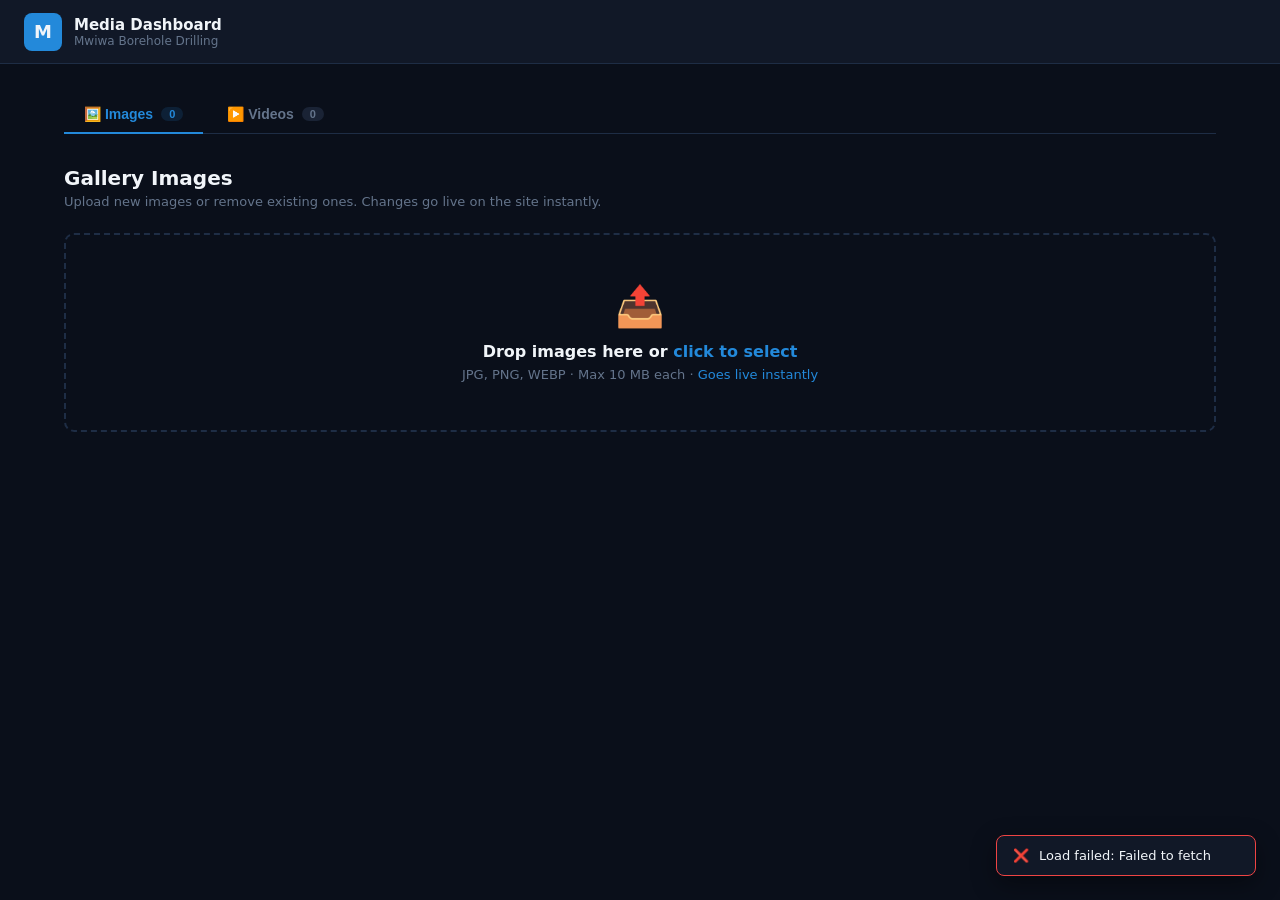
<file: admin.html>
<!DOCTYPE html>
<html lang="en">
<head>
  <meta charset="UTF-8" />
  <meta name="viewport" content="width=device-width, initial-scale=1.0" />
  <title>Media Dashboard — Mwiwa Borehole Drilling</title>
  <style>
    *, *::before, *::after { box-sizing: border-box; margin: 0; padding: 0; }

    :root {
      --bg: #0a0f1a;
      --surface: #111827;
      --surface2: #1a2335;
      --border: #1e2d45;
      --blue: #2389DA;
      --blue-dim: #1a6db0;
      --red: #ef4444;
      --red-dim: #991b1b;
      --text: #f1f5f9;
      --muted: #64748b;
      --success: #22c55e;
      --warning: #f59e0b;
      --radius: 10px;
    }

    body { background: var(--bg); color: var(--text); font-family: 'Segoe UI', system-ui, sans-serif; min-height: 100vh; }

    .header { background: var(--surface); border-bottom: 1px solid var(--border); padding: 0 24px; display: flex; align-items: center; justify-content: space-between; height: 64px; position: sticky; top: 0; z-index: 100; }
    .header-left { display: flex; align-items: center; gap: 12px; }
    .logo-box { width: 38px; height: 38px; background: var(--blue); border-radius: 8px; display: grid; place-items: center; font-weight: 800; font-size: 18px; }
    .header-title h1 { font-size: 15px; font-weight: 700; }
    .header-title p { font-size: 12px; color: var(--muted); }

    .btn { display: inline-flex; align-items: center; gap: 8px; padding: 10px 20px; border: none; border-radius: 8px; font-size: 14px; font-weight: 600; cursor: pointer; transition: all 0.15s; }
    .btn-primary { background: var(--blue); color: #fff; }
    .btn-primary:hover { background: var(--blue-dim); }
    .btn-danger  { background: var(--red); color: #fff; }
    .btn-danger:hover  { background: var(--red-dim); }
    .btn:disabled { opacity: 0.5; cursor: not-allowed; }
    .btn-sm { padding: 5px 10px; font-size: 12px; border-radius: 6px; }

    .main { max-width: 1200px; margin: 0 auto; padding: 32px 24px; }

    .tabs { display: flex; gap: 4px; margin-bottom: 32px; border-bottom: 1px solid var(--border); }
    .tab-btn { padding: 10px 20px; background: none; border: none; color: var(--muted); font-size: 14px; font-weight: 600; cursor: pointer; border-bottom: 2px solid transparent; margin-bottom: -1px; display: flex; align-items: center; gap: 8px; }
    .tab-btn.active { color: var(--blue); border-bottom-color: var(--blue); }
    .tab-count { background: var(--surface2); border-radius: 999px; padding: 1px 8px; font-size: 11px; color: var(--muted); }
    .tab-btn.active .tab-count { background: rgba(35,137,218,0.15); color: var(--blue); }
    .tab-panel { display: none; }
    .tab-panel.active { display: block; }

    .section-title { font-size: 20px; font-weight: 700; margin-bottom: 4px; }
    .section-sub { color: var(--muted); font-size: 13px; margin-bottom: 24px; }

    .drop-zone { border: 2px dashed var(--border); border-radius: var(--radius); padding: 48px 24px; text-align: center; cursor: pointer; transition: all 0.2s; margin-bottom: 24px; position: relative; }
    .drop-zone:hover, .drop-zone.dragover { border-color: var(--blue); background: rgba(35,137,218,0.04); }
    .drop-zone input[type=file] { position: absolute; inset: 0; opacity: 0; cursor: pointer; width: 100%; height: 100%; }
    .drop-zone .drop-icon { font-size: 40px; margin-bottom: 12px; }
    .drop-zone h3 { font-size: 16px; margin-bottom: 6px; }
    .drop-zone p { color: var(--muted); font-size: 13px; }
    .hl { color: var(--blue); }

    .queue-item { display: flex; align-items: center; gap: 12px; background: var(--surface2); border: 1px solid var(--border); border-radius: 8px; padding: 12px 14px; margin-bottom: 8px; }
    .queue-thumb { width: 48px; height: 48px; border-radius: 6px; object-fit: cover; flex-shrink: 0; background: var(--bg); display: grid; place-items: center; font-size: 22px; }
    .queue-thumb img { width: 100%; height: 100%; object-fit: cover; border-radius: 6px; }
    .queue-info { flex: 1; min-width: 0; }
    .queue-name { font-size: 13px; font-weight: 500; white-space: nowrap; overflow: hidden; text-overflow: ellipsis; }
    .queue-size { font-size: 11px; color: var(--muted); }
    .queue-status { font-size: 12px; font-weight: 600; padding: 3px 10px; border-radius: 999px; white-space: nowrap; }
    .status-pending   { background: rgba(245,158,11,0.1); color: var(--warning); }
    .status-uploading { background: rgba(35,137,218,0.1); color: var(--blue); }
    .status-done      { background: rgba(34,197,94,0.1);  color: var(--success); }
    .status-error     { background: rgba(239,68,68,0.1);  color: var(--red); }

    .gallery-grid { display: grid; grid-template-columns: repeat(auto-fill, minmax(180px, 1fr)); gap: 16px; }
    .gallery-card { position: relative; border-radius: var(--radius); overflow: hidden; background: var(--surface2); border: 1px solid var(--border); aspect-ratio: 4/3; }
    .gallery-card img { width: 100%; height: 100%; object-fit: cover; display: block; transition: transform 0.3s; }
    .gallery-card:hover img { transform: scale(1.05); }
    .gallery-overlay { position: absolute; inset: 0; background: rgba(0,0,0,0.6); display: flex; align-items: center; justify-content: center; opacity: 0; transition: opacity 0.2s; }
    .gallery-card:hover .gallery-overlay { opacity: 1; }

    .video-grid { display: grid; grid-template-columns: repeat(auto-fill, minmax(280px, 1fr)); gap: 16px; }
    .video-card { background: var(--surface2); border: 1px solid var(--border); border-radius: var(--radius); overflow: hidden; }
    .video-card video { width: 100%; aspect-ratio: 16/9; object-fit: cover; display: block; background: #000; }
    .video-card-info { padding: 12px 14px; display: flex; align-items: center; gap: 8px; }
    .video-card-name { font-size: 13px; font-weight: 500; white-space: nowrap; overflow: hidden; text-overflow: ellipsis; flex: 1; }
    .video-card-size { font-size: 11px; color: var(--muted); flex-shrink: 0; }

    .size-note { font-size: 12px; color: var(--warning); background: rgba(245,158,11,0.08); border: 1px solid rgba(245,158,11,0.2); border-radius: 8px; padding: 10px 14px; margin-bottom: 20px; }

    .empty { text-align: center; padding: 60px 20px; color: var(--muted); }
    .empty .empty-icon { font-size: 48px; margin-bottom: 12px; }
    .empty p { font-size: 14px; }

    .loading-state { display: flex; align-items: center; justify-content: center; gap: 10px; padding: 48px; color: var(--muted); font-size: 14px; }
    .spinner { width: 16px; height: 16px; border: 2px solid rgba(255,255,255,0.2); border-top-color: #fff; border-radius: 50%; animation: spin 0.6s linear infinite; display: inline-block; }
    @keyframes spin { to { transform: rotate(360deg); } }

    .toast-container { position: fixed; bottom: 24px; right: 24px; z-index: 9999; display: flex; flex-direction: column; gap: 8px; }
    .toast { background: var(--surface); border: 1px solid var(--border); border-radius: 8px; padding: 12px 16px; font-size: 13px; min-width: 260px; display: flex; align-items: center; gap: 10px; animation: slideIn 0.2s ease; box-shadow: 0 8px 24px rgba(0,0,0,0.4); }
    .toast.success { border-color: var(--success); }
    .toast.error   { border-color: var(--red); }
    @keyframes slideIn { from { transform: translateX(20px); opacity: 0; } to { transform: translateX(0); opacity: 1; } }
  </style>
</head>
<body>

<header class="header">
  <div class="header-left">
    <div class="logo-box">M</div>
    <div class="header-title">
      <h1>Media Dashboard</h1>
      <p>Mwiwa Borehole Drilling</p>
    </div>
  </div>
</header>

<main class="main">
  <div class="tabs">
    <button class="tab-btn active" onclick="switchTab(event,'gallery')">🖼️ Images <span class="tab-count" id="galleryCount">0</span></button>
    <button class="tab-btn" onclick="switchTab(event,'videos')">▶️ Videos <span class="tab-count" id="videoCount">0</span></button>
  </div>

  <!-- IMAGES -->
  <div class="tab-panel active" id="tab-gallery">
    <p class="section-title">Gallery Images</p>
    <p class="section-sub">Upload new images or remove existing ones. Changes go live on the site instantly.</p>
    <div class="drop-zone" id="imgDropZone">
      <input type="file" multiple accept="image/jpeg,image/png,image/webp,image/gif" onchange="handleImages(this.files)" />
      <div class="drop-icon">📤</div>
      <h3>Drop images here or <span class="hl">click to select</span></h3>
      <p>JPG, PNG, WEBP · Max 10 MB each · <span class="hl">Goes live instantly</span></p>
    </div>
    <div id="imgQueue" style="margin-bottom:16px"></div>
    <div id="galleryLoading" class="loading-state"><span class="spinner"></span> Loading gallery…</div>
    <div class="gallery-grid" id="galleryGrid"></div>
    <div class="empty" id="galleryEmpty" style="display:none"><div class="empty-icon">🖼️</div><p>No images yet. Upload some above.</p></div>
  </div>

  <!-- VIDEOS -->
  <div class="tab-panel" id="tab-videos">
    <p class="section-title">Videos</p>
    <p class="section-sub">Upload video files to display on the site. Stored directly in the repository.</p>
    <div class="size-note">⚠️ Max 50 MB per video. For larger files, compress before uploading.</div>
    <div class="drop-zone" id="vidDropZone">
      <input type="file" multiple accept="video/mp4,video/webm,video/quicktime" onchange="handleVideos(this.files)" />
      <div class="drop-icon">🎬</div>
      <h3>Drop videos here or <span class="hl">click to select</span></h3>
      <p>MP4, WEBM, MOV · Max 50 MB each · <span class="hl">Goes live instantly</span></p>
    </div>
    <div id="vidQueue" style="margin-bottom:16px"></div>
    <div id="videoLoading" class="loading-state"><span class="spinner"></span> Loading videos…</div>
    <div class="video-grid" id="videoGrid"></div>
    <div class="empty" id="videoEmpty" style="display:none"><div class="empty-icon">▶️</div><p>No videos yet. Upload some above.</p></div>
  </div>
</main>

<div class="toast-container" id="toastContainer"></div>

<script>
  const OWNER        = 'lennexpo';
  const REPO         = 'mwiwa-borehole-drilling';
  const BRANCH       = 'main';
  const IMG_FOLDER   = 'images';
  const VID_FOLDER   = 'videos';
  const GALLERY_JSON = 'gallery.json';
  const VIDEOS_JSON  = 'videos.json';
  const TOKEN        = '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';

  let imgQueue = [], vidQueue = [], galleryData = [], videosData = [];
  const ghH = { Authorization: `token ${TOKEN}`, Accept: 'application/vnd.github.v3+json' };

  /* ── GitHub API ── */
  async function apiGet(path) {
    const r = await fetch(`https://api.github.com/repos/${OWNER}/${REPO}/contents/${path}`, { headers: ghH });
    if (r.status === 404) return null;
    if (!r.ok) throw new Error(`GitHub ${r.status}`);
    return r.json();
  }
  async function apiPut(path, b64, message, sha = null) {
    const body = { message, content: b64, branch: BRANCH };
    if (sha) body.sha = sha;
    const r = await fetch(`https://api.github.com/repos/${OWNER}/${REPO}/contents/${path}`, {
      method: 'PUT', headers: { ...ghH, 'Content-Type': 'application/json' }, body: JSON.stringify(body)
    });
    if (!r.ok) { const e = await r.json(); throw new Error(e.message || `GitHub ${r.status}`); }
    return r.json();
  }
  async function apiDelete(path, sha, message) {
    const r = await fetch(`https://api.github.com/repos/${OWNER}/${REPO}/contents/${path}`, {
      method: 'DELETE', headers: { ...ghH, 'Content-Type': 'application/json' },
      body: JSON.stringify({ message, sha, branch: BRANCH })
    });
    if (!r.ok) throw new Error(`Delete failed ${r.status}`);
  }
  function toBase64(file) {
    return new Promise((res, rej) => { const rd = new FileReader(); rd.onload = () => res(rd.result.split(',')[1]); rd.onerror = rej; rd.readAsDataURL(file); });
  }
  function jsonToBase64(obj) { return btoa(unescape(encodeURIComponent(JSON.stringify(obj, null, 2)))); }
  async function readJson(path) {
    const data = await apiGet(path);
    if (!data) return { value: [], sha: null };
    try { return { value: JSON.parse(atob(data.content.replace(/\n/g, ''))), sha: data.sha }; }
    catch { return { value: [], sha: data.sha }; }
  }
  function formatSize(b) {
    if (b < 1024) return b + ' B';
    if (b < 1048576) return (b/1024).toFixed(0) + ' KB';
    return (b/1048576).toFixed(1) + ' MB';
  }

  /* ── Queue renderer ── */
  function addToQueue(item, queueId, emoji) {
    const q = document.getElementById(queueId);
    const div = document.createElement('div');
    div.className = 'queue-item'; div.id = `qi-${item.id}`;
    div.innerHTML = `<div class="queue-thumb">${emoji}</div><div class="queue-info"><div class="queue-name">${item.file.name}</div><div class="queue-size">${formatSize(item.file.size)}</div></div><span class="queue-status status-pending" id="qs-${item.id}">Queued</span>`;
    q.appendChild(div);
  }
  function setStatus(id, cls, label) {
    const el = document.getElementById(`qs-${id}`);
    if (el) { el.className = `queue-status status-${cls}`; el.textContent = label; }
  }
  function clearDoneQueue(queue, queueId, emoji) {
    setTimeout(() => {
      queue.splice(0, queue.length, ...queue.filter(i => i.status !== 'done'));
      document.getElementById(queueId).innerHTML = '';
      queue.forEach(i => addToQueue(i, queueId, emoji));
    }, 3000);
  }

  /* ── Images ── */
  const imgDrop = document.getElementById('imgDropZone');
  imgDrop.addEventListener('dragover', e => { e.preventDefault(); imgDrop.classList.add('dragover'); });
  imgDrop.addEventListener('dragleave', () => imgDrop.classList.remove('dragover'));
  imgDrop.addEventListener('drop', e => { e.preventDefault(); imgDrop.classList.remove('dragover'); handleImages(e.dataTransfer.files); });

  function handleImages(files) {
    Array.from(files).forEach(file => {
      if (file.size > 10*1024*1024) { toast(`${file.name} exceeds 10 MB`, 'error'); return; }
      const item = { id: Date.now()+Math.random(), file, status: 'pending' };
      imgQueue.push(item); addToQueue(item, 'imgQueue', '🖼️');
    });
    processImages();
  }
  async function processImages() {
    for (const item of imgQueue) {
      if (item.status !== 'pending') continue;
      item.status = 'uploading'; setStatus(item.id, 'uploading', 'Uploading…');
      try {
        const b64 = await toBase64(item.file);
        const name = `${Date.now()}-${item.file.name.replace(/[^a-zA-Z0-9._-]/g,'-')}`;
        const path = `${IMG_FOLDER}/${name}`;
        await apiPut(path, b64, `Add image: ${name}`);
        const info = await apiGet(path);
        const url = `https://raw.githubusercontent.com/${OWNER}/${REPO}/${BRANCH}/${path}`;
        const { value: arr, sha } = await readJson(GALLERY_JSON);
        const updated = Array.isArray(arr) ? arr : [];
        updated.push({ name, url, imgSha: info?.sha || '', size: item.file.size });
        await apiPut(GALLERY_JSON, jsonToBase64(updated), 'Update gallery.json', sha);
        galleryData = updated; item.status = 'done'; setStatus(item.id, 'done', '✓ Live');
        toast(`Uploaded ${item.file.name}`, 'success'); renderGallery();
      } catch(e) { item.status = 'error'; setStatus(item.id, 'error', '✗ Failed'); toast('Upload failed: '+e.message, 'error'); }
    }
    clearDoneQueue(imgQueue, 'imgQueue', '🖼️');
  }

  async function loadGallery() {
    document.getElementById('galleryLoading').style.display = 'flex';
    try { const { value } = await readJson(GALLERY_JSON); galleryData = Array.isArray(value) ? value : []; renderGallery(); }
    catch(e) { toast('Load failed: '+e.message, 'error'); }
    finally { document.getElementById('galleryLoading').style.display = 'none'; }
  }
  function renderGallery() {
    const grid = document.getElementById('galleryGrid');
    grid.innerHTML = '';
    document.getElementById('galleryEmpty').style.display = galleryData.length ? 'none' : 'block';
    galleryData.forEach(img => {
      const c = document.createElement('div'); c.className = 'gallery-card';
      c.innerHTML = `<img src="${img.url}" alt="${img.name}" loading="lazy"/><div class="gallery-overlay"><button class="btn btn-danger btn-sm" onclick="deleteImage('${img.name}','${img.imgSha}')">🗑️ Delete</button></div>`;
      grid.appendChild(c);
    });
    updateCounts();
  }
  async function deleteImage(name, imgSha) {
    if (!confirm(`Delete "${name}"?`)) return;
    try {
      try { await apiDelete(`${IMG_FOLDER}/${name}`, imgSha, `Remove image: ${name}`); } catch {}
      const { value: arr, sha } = await readJson(GALLERY_JSON);
      const updated = arr.filter(e => e.name !== name);
      await apiPut(GALLERY_JSON, jsonToBase64(updated), 'Update gallery.json', sha);
      galleryData = updated; renderGallery(); toast(`Removed ${name}`, 'success');
    } catch(e) { toast('Delete failed: '+e.message, 'error'); }
  }

  /* ── Videos ── */
  const vidDrop = document.getElementById('vidDropZone');
  vidDrop.addEventListener('dragover', e => { e.preventDefault(); vidDrop.classList.add('dragover'); });
  vidDrop.addEventListener('dragleave', () => vidDrop.classList.remove('dragover'));
  vidDrop.addEventListener('drop', e => { e.preventDefault(); vidDrop.classList.remove('dragover'); handleVideos(e.dataTransfer.files); });

  function handleVideos(files) {
    Array.from(files).forEach(file => {
      if (file.size > 50*1024*1024) { toast(`${file.name} exceeds 50 MB`, 'error'); return; }
      const item = { id: Date.now()+Math.random(), file, status: 'pending' };
      vidQueue.push(item); addToQueue(item, 'vidQueue', '🎬');
    });
    processVideos();
  }
  async function processVideos() {
    for (const item of vidQueue) {
      if (item.status !== 'pending') continue;
      item.status = 'uploading'; setStatus(item.id, 'uploading', 'Uploading…');
      try {
        const b64 = await toBase64(item.file);
        const name = `${Date.now()}-${item.file.name.replace(/[^a-zA-Z0-9._-]/g,'-')}`;
        const path = `${VID_FOLDER}/${name}`;
        await apiPut(path, b64, `Add video: ${name}`);
        const info = await apiGet(path);
        const url = `https://raw.githubusercontent.com/${OWNER}/${REPO}/${BRANCH}/${path}`;
        const { value: arr, sha } = await readJson(VIDEOS_JSON);
        const updated = Array.isArray(arr) ? arr : [];
        updated.push({ name, url, vidSha: info?.sha || '', size: item.file.size });
        await apiPut(VIDEOS_JSON, jsonToBase64(updated), 'Update videos.json', sha);
        videosData = updated; item.status = 'done'; setStatus(item.id, 'done', '✓ Live');
        toast(`Uploaded ${item.file.name}`, 'success'); renderVideos();
      } catch(e) { item.status = 'error'; setStatus(item.id, 'error', '✗ Failed'); toast('Upload failed: '+e.message, 'error'); }
    }
    clearDoneQueue(vidQueue, 'vidQueue', '🎬');
  }

  async function loadVideos() {
    document.getElementById('videoLoading').style.display = 'flex';
    try {
      const { value, sha } = await readJson(VIDEOS_JSON);
      const all = Array.isArray(value) ? value : [];
      // Filter out old YouTube-format entries (they have no vidSha / no proper name)
      const valid = all.filter(v => v.vidSha !== undefined);
      // If stale entries existed, wipe them from the repo now
      if (valid.length !== all.length) {
        await apiPut(VIDEOS_JSON, jsonToBase64(valid), 'Clear legacy YouTube entries', sha);
      }
      videosData = valid;
      renderVideos();
    }
    catch { videosData = []; renderVideos(); }
    finally { document.getElementById('videoLoading').style.display = 'none'; }
  }
  function renderVideos() {
    const grid = document.getElementById('videoGrid');
    grid.innerHTML = '';
    document.getElementById('videoEmpty').style.display = videosData.length ? 'none' : 'block';
    videosData.forEach((v, i) => {
      const c = document.createElement('div'); c.className = 'video-card';
      c.innerHTML = `<video src="${v.url}" controls preload="metadata"></video><div class="video-card-info"><span class="video-card-name" title="${v.name}">${v.name}</span><span class="video-card-size">${v.size ? formatSize(v.size) : ''}</span><button class="btn btn-danger btn-sm" onclick="deleteVideo(${i})">🗑️</button></div>`;
      grid.appendChild(c);
    });
    updateCounts();
  }
  async function deleteVideo(i) {
    const v = videosData[i];
    if (!confirm(`Delete "${v.name}"?`)) return;
    try {
      try { await apiDelete(`${VID_FOLDER}/${v.name}`, v.vidSha, `Remove video: ${v.name}`); } catch {}
      const { value: arr, sha } = await readJson(VIDEOS_JSON);
      const updated = arr.filter(e => e.name !== v.name);
      await apiPut(VIDEOS_JSON, jsonToBase64(updated), 'Update videos.json', sha);
      videosData = updated; renderVideos(); toast('Video removed', 'success');
    } catch(e) { toast('Failed: '+e.message, 'error'); }
  }

  /* ── Tabs & utils ── */
  function switchTab(e, tab) {
    document.querySelectorAll('.tab-btn').forEach(b => b.classList.remove('active'));
    document.querySelectorAll('.tab-panel').forEach(p => p.classList.remove('active'));
    e.currentTarget.classList.add('active');
    document.getElementById(`tab-${tab}`).classList.add('active');
  }
  function updateCounts() {
    document.getElementById('galleryCount').textContent = galleryData.length;
    document.getElementById('videoCount').textContent   = videosData.length;
  }
  function toast(msg, type='info') {
    const el = document.createElement('div'); el.className = `toast ${type}`;
    el.innerHTML = `<span>${type==='success'?'✅':type==='error'?'❌':'ℹ️'}</span> ${msg}`;
    document.getElementById('toastContainer').appendChild(el);
    setTimeout(() => el.remove(), 4000);
  }

  loadGallery();
  loadVideos();
</script>
</body>
</html>
</file>
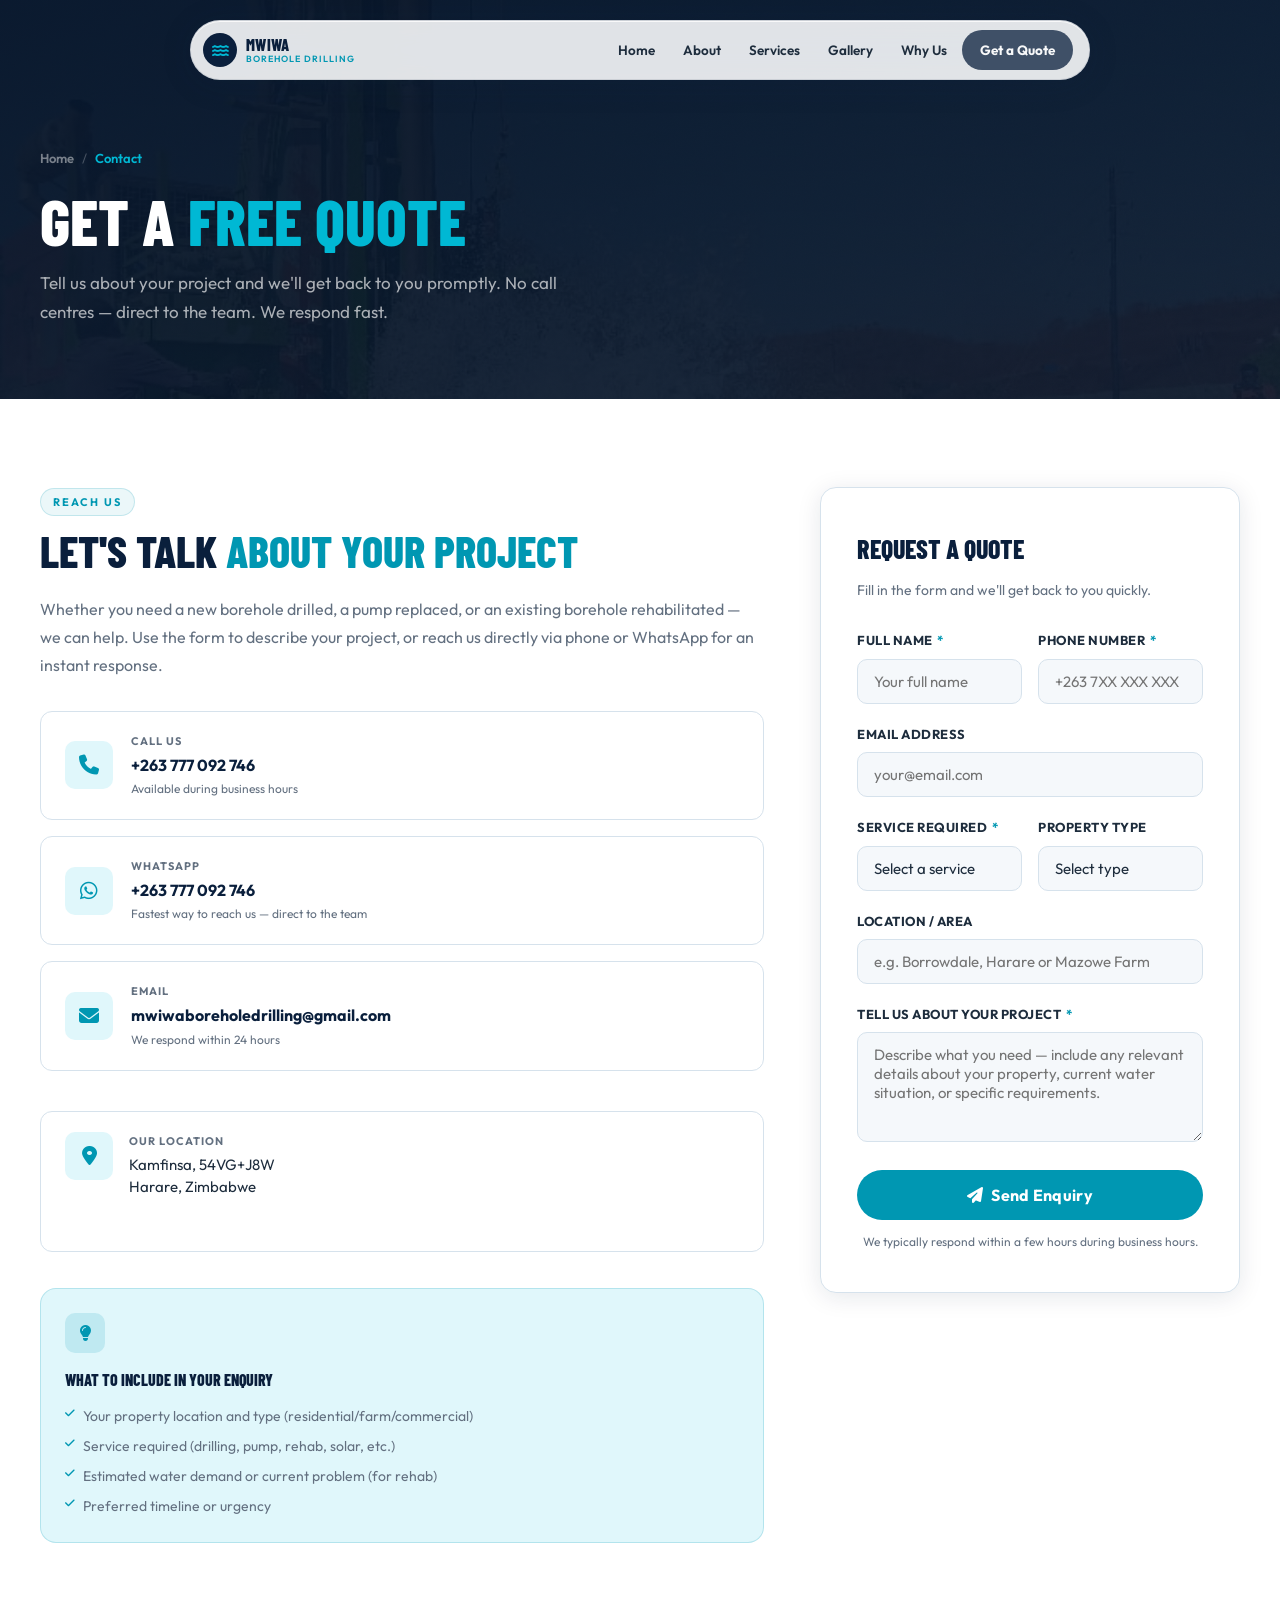
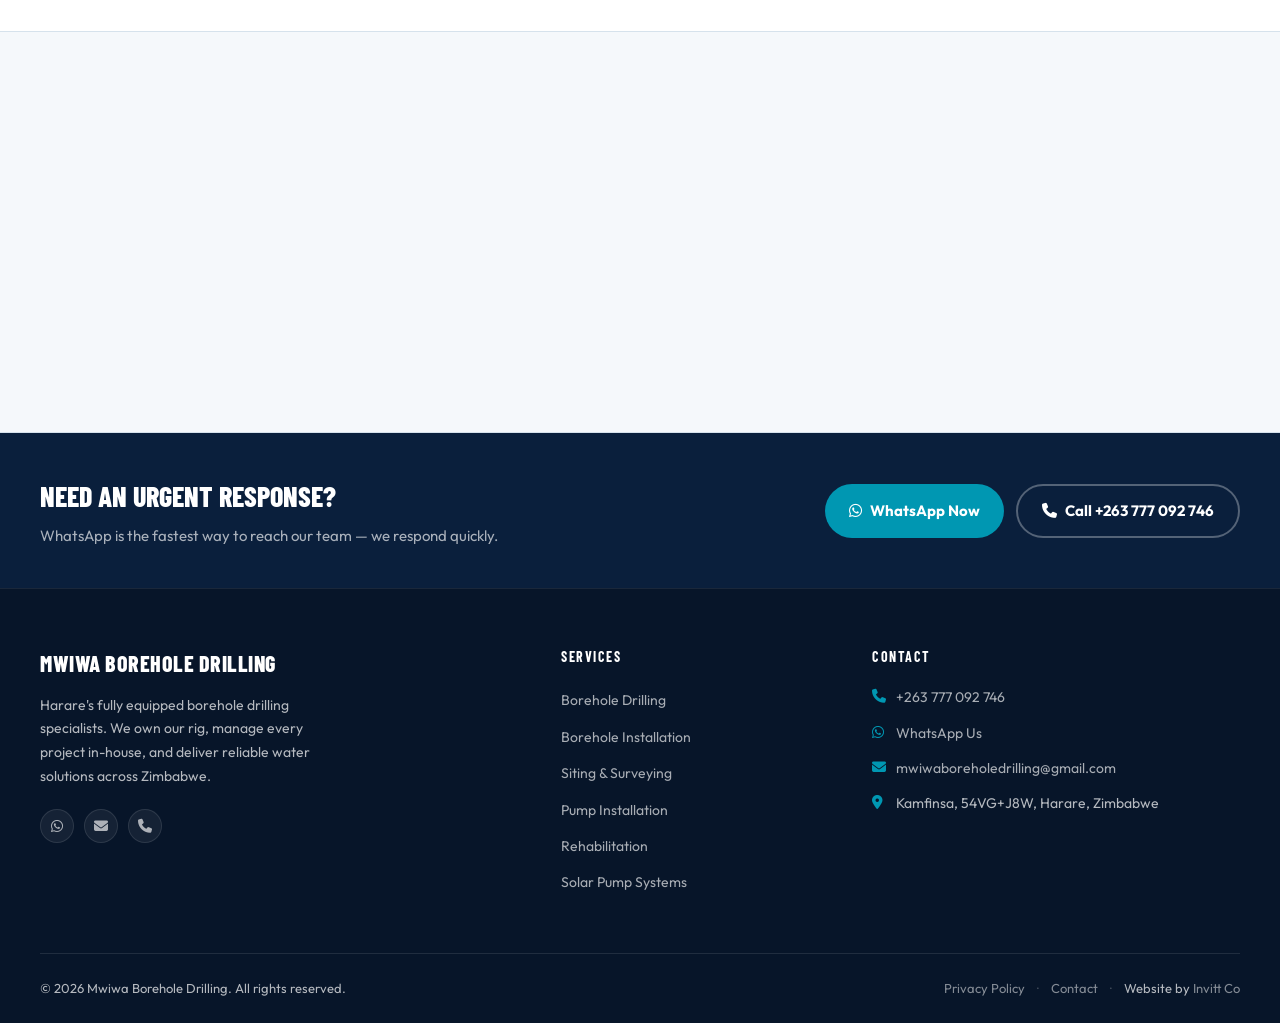
<file: contact.html>
<!DOCTYPE html>
<html lang="en">
<head>
  <meta charset="UTF-8" />
  <meta name="viewport" content="width=device-width, initial-scale=1.0" />
  <title>Contact Us | Mwiwa Borehole Drilling — Harare, Zimbabwe</title>
  <meta name="description" content="Get in touch with Mwiwa Borehole Drilling for a free borehole quote. Call +263 777 092 746, WhatsApp, or fill in our form. Direct response, no call centres." />
  <meta name="author" content="Mwiwa Borehole Drilling" />
  <meta name="keywords" content="contact Mwiwa Borehole Drilling, borehole quote Harare, borehole enquiry Zimbabwe, free borehole quote" />
  <meta name="robots" content="index, follow, max-snippet:-1, max-image-preview:large, max-video-preview:-1" />
  <link rel="canonical" href="https://www.mwiwaboreholedrilling.co.zw/contact.html" />
  <meta property="og:type" content="website" />
  <meta property="og:title" content="Contact Mwiwa Borehole Drilling" />
  <meta property="og:description" content="Get a free borehole quote. Call, WhatsApp, or fill in our form. Direct response from our team." />
  <meta property="og:url" content="https://www.mwiwaboreholedrilling.co.zw/contact.html" />
  <meta property="og:image" content="https://www.mwiwaboreholedrilling.co.zw/images/img1.jpeg" />
  <meta property="og:image:width" content="1200" />
  <meta property="og:image:height" content="630" />
  <meta property="og:image:alt" content="Contact Mwiwa Borehole Drilling — free quote Harare Zimbabwe" />
  <meta property="og:site_name" content="Mwiwa Borehole Drilling" />
  <meta property="og:locale" content="en_ZW" />
  <meta name="twitter:card" content="summary_large_image" />
  <meta name="twitter:url" content="https://www.mwiwaboreholedrilling.co.zw/contact.html" />
  <meta name="twitter:title" content="Contact | Mwiwa Borehole Drilling" />
  <meta name="twitter:description" content="Free borehole consultation and quote. Direct line to our team." />
  <meta name="twitter:image" content="https://www.mwiwaboreholedrilling.co.zw/images/img1.jpeg" />
  <meta name="twitter:image:alt" content="Contact Mwiwa Borehole Drilling — free quote Harare Zimbabwe" />
  <!-- Geo / Local SEO -->
  <meta name="geo.region" content="ZW-HA" />
  <meta name="geo.placename" content="Harare, Zimbabwe" />
  <meta name="geo.position" content="-17.8252;31.0335" />
  <meta name="ICBM" content="-17.8252, 31.0335" />

  <!-- DNS Prefetch -->
  <link rel="dns-prefetch" href="//fonts.googleapis.com" />
  <link rel="dns-prefetch" href="//fonts.gstatic.com" />
  <link rel="dns-prefetch" href="//api.web3forms.com" />
  <link rel="preconnect" href="https://fonts.googleapis.com" />
  <link rel="preconnect" href="https://fonts.gstatic.com" crossorigin />
  <!-- CHANGE 2: Outfit font -->
  <link href="https://fonts.googleapis.com/css2?family=Barlow+Condensed:wght@400;600;700;800&family=Outfit:wght@300;400;500;600;700&display=swap" rel="stylesheet" />
  <link rel="stylesheet" href="https://cdnjs.cloudflare.com/ajax/libs/font-awesome/6.5.0/css/all.min.css" />
  <script async src="https://www.googletagmanager.com/gtag/js?id=G-7CKL8JZ4ND"></script>
  <script>window.dataLayer=window.dataLayer||[];function gtag(){dataLayer.push(arguments);}gtag('js',new Date());gtag('config','G-7CKL8JZ4ND');</script>
  <script type="application/ld+json">
  {
    "@context": "https://schema.org",
    "@type": "LocalBusiness",
    "name": "Mwiwa Borehole Drilling",
    "url": "https://www.mwiwaboreholedrilling.co.zw",
    "image": "https://www.mwiwaboreholedrilling.co.zw/images/img1.jpeg",
    "logo": "https://www.mwiwaboreholedrilling.co.zw/favicon.svg",
    "description": "Professional borehole drilling, pump installation, solar solutions and water testing in Harare and across Zimbabwe. Over 200 completed projects. Own drilling equipment.",
    "telephone": "+263777092746",
    "email": "mwiwaboreholedrilling@gmail.com",
    "priceRange": "$$",
    "address": {
      "@type": "PostalAddress",
      "streetAddress": "54VG+J8W Kamfinsa",
      "addressLocality": "Harare",
      "addressCountry": "ZW"
    },
    "geo": {
      "@type": "GeoCoordinates",
      "latitude": -17.8252,
      "longitude": 31.0335
    },
    "hasMap": "https://maps.google.com/?q=Kamfinsa+Harare+Zimbabwe",
    "areaServed": {"@type": "Country", "name": "Zimbabwe"},
    "openingHours": "Mo-Fr 07:00-17:00",
    "contactPoint": {
      "@type": "ContactPoint",
      "telephone": "+263777092746",
      "contactType": "customer service",
      "availableLanguage": "English"
    },
    "serviceType": ["Borehole Drilling","Pump Installation","Solar Borehole Systems","Water Testing","Borehole Casing","Borehole Rehabilitation","Water Tank Installation","Geophysical Site Survey"],
    "aggregateRating": {"@type": "AggregateRating", "ratingValue": "5", "reviewCount": "50"}
  }
  </script>
  <link rel="icon" type="image/svg+xml" href="favicon.svg" />
  <link rel="shortcut icon" href="favicon.svg" />
  <!-- Preload hero LCP image -->
  <link rel="preload" as="image" href="images/img1.jpeg" />
  <style>
    *, *::before, *::after { box-sizing: border-box; margin: 0; padding: 0; }

    /* CHANGE 12: Updated/added variables */
    :root {
      --navy: #0A1F3C;
      --navy-deep: #071529;
      --navy-mid: #12305C;
      --teal: #0097B2;
      --teal-light: #00B8D4;
      --teal-pale: #E0F7FB;
      --white: #FFFFFF;
      --off-white: #F5F8FB;
      --text: #1E2D3D;
      --muted: #637080;
      --border: #D6E2EC;
      --shadow: 0 4px 24px rgba(10,31,60,0.10);
      --shadow-lg: 0 8px 40px rgba(10,31,60,0.14);
      --shadow-teal: 0 8px 28px rgba(0,151,178,0.30);
      --radius: 10px;
      --radius-lg: 16px;
      --font-head: 'Barlow Condensed', sans-serif;
      /* CHANGE 2: Outfit as body font */
      --font-body: 'Outfit', sans-serif;
      --tr: 0.22s ease;
      --transition: 0.22s ease;
      --nav-h: 72px;
    }

    html { scroll-behavior: smooth; }
    body { font-family: var(--font-body); color: var(--text); background: var(--white); line-height: 1.65; overflow-x: hidden; }

    /* CHANGE 11: Skip link */
    .skip-link {
      position: absolute; top: -100px; left: 16px; z-index: 9999;
      background: var(--navy); color: white; padding: 10px 18px;
      border-radius: 0 0 var(--radius) var(--radius); font-weight: 700; font-size: 14px;
      text-decoration: none; transition: top 0.2s;
    }
    .skip-link:focus { top: 0; }

    /* CHANGE 1: Floating pill navbar */
    .navbar {
      position: fixed; top: 20px; left: 50%; transform: translateX(-50%);
      max-width: 900px; width: calc(100% - 40px);
      z-index: 1000; height: 60px;
      background: rgba(255,255,255,0.88);
      backdrop-filter: blur(20px) saturate(160%);
      -webkit-backdrop-filter: blur(20px) saturate(160%);
      border: 1px solid rgba(10,31,60,0.10);
      border-radius: 100px;
      box-shadow: 0 4px 32px rgba(10,31,60,0.13), inset 0 1px 0 rgba(255,255,255,0.8);
      transition: background var(--tr), box-shadow var(--tr);
    }
    .navbar.scrolled {
      background: rgba(255,255,255,0.96);
      box-shadow: 0 6px 40px rgba(10,31,60,0.18), inset 0 1px 0 rgba(255,255,255,0.9);
    }
    .nav-container {
      max-width: 100%; width: 100%; height: 100%;
      padding: 0 16px 0 12px;
      display: flex; align-items: center; justify-content: space-between;
    }
    .nav-brand { display: flex; align-items: center; gap: 9px; text-decoration: none; flex-shrink: 0; }
    .nav-brand .brand-icon {
      width: 34px; height: 34px;
      background: var(--navy); border-radius: 50%;
      display: flex; align-items: center; justify-content: center;
    }
    .nav-brand .brand-icon i { color: var(--teal-light); font-size: 15px; }
    .nav-brand .brand-text { display: flex; flex-direction: column; line-height: 1.1; }
    .nav-brand .brand-name { font-family: var(--font-head); font-weight: 800; font-size: 16px; color: var(--navy); letter-spacing: 0.3px; text-transform: uppercase; }
    .nav-brand .brand-sub { font-size: 9px; color: var(--teal); font-weight: 600; text-transform: uppercase; letter-spacing: 1px; }
    .nav-links { display: flex; align-items: center; gap: 2px; list-style: none; }
    .nav-links a {
      display: block; padding: 7px 13px; text-decoration: none;
      font-size: 13.5px; font-weight: 600; color: var(--text);
      border-radius: 100px; transition: var(--tr);
    }
    .nav-links a:hover { background: rgba(10,31,60,0.06); }
    .nav-links a.active { color: var(--teal); background: rgba(0,151,178,0.08); }
    .nav-cta {
      background: var(--navy) !important; color: white !important;
      border-radius: 100px !important; padding: 9px 18px !important;
      font-weight: 700 !important;
    }
    /* On contact page, CTA is current page — subtle suppression */
    .nav-cta.active {
      background: var(--navy) !important;
      opacity: 0.75;
      pointer-events: none;
    }
    .nav-cta:not(.active):hover {
      background: var(--teal) !important; color: white !important;
      transform: translateY(-1px);
      box-shadow: 0 4px 16px rgba(0,151,178,0.40) !important;
    }
    .hamburger {
      display: none; flex-direction: column; gap: 5px;
      cursor: pointer; padding: 8px; background: none; border: none;
    }
    .hamburger span { display: block; width: 22px; height: 2px; background: var(--navy); border-radius: 2px; transition: var(--tr); }

    /* Mobile drawer — frosted glass card */
    .mobile-menu {
      display: none; position: fixed;
      top: 90px; left: 20px; right: 20px;
      background: rgba(255,255,255,0.96);
      backdrop-filter: blur(20px) saturate(160%);
      -webkit-backdrop-filter: blur(20px) saturate(160%);
      border: 1px solid rgba(10,31,60,0.10);
      border-radius: 20px;
      box-shadow: 0 8px 40px rgba(10,31,60,0.14);
      padding: 12px; z-index: 999;
    }
    .mobile-menu.open { display: block; }
    .mobile-menu a {
      display: block; padding: 12px 16px;
      font-size: 15px; font-weight: 600; color: var(--text);
      text-decoration: none; border-radius: 12px; transition: var(--tr);
    }
    .mobile-menu a:hover, .mobile-menu a.active { color: var(--teal); background: rgba(0,151,178,0.08); }

    /* CHANGE 3: Page hero with image layers */
    .page-hero {
      background: var(--navy-deep);
      padding: 148px 32px 72px;
      position: relative; overflow: hidden;
    }
    .page-hero-bg {
      position: absolute; inset: 0;
      background-image: url('images/img1.jpeg');
      background-size: cover; background-position: center 35%;
      opacity: 0.18;
    }
    .page-hero-noise {
      position: absolute; inset: 0; opacity: 0.035;
      background-image: url("data:image/svg+xml,%3Csvg viewBox='0 0 200 200' xmlns='http://www.w3.org/2000/svg'%3E%3Cfilter id='n'%3E%3CfeTurbulence type='fractalNoise' baseFrequency='0.9' numOctaves='4' stitchTiles='stitch'/%3E%3C/filter%3E%3Crect width='100%25' height='100%25' filter='url(%23n)'/%3E%3C/svg%3E");
      background-size: 200px;
    }
    .page-hero-scrim {
      position: absolute; inset: 0;
      background: linear-gradient(160deg, rgba(7,21,41,0.82) 0%, rgba(7,21,41,0.52) 100%);
    }
    .page-hero-container {
      max-width: 1200px; margin: 0 auto;
      position: relative; z-index: 1;
    }
    .breadcrumb { display: flex; align-items: center; gap: 8px; margin-bottom: 20px; }
    .breadcrumb a { color: rgba(255,255,255,0.45); text-decoration: none; font-size: 13px; font-weight: 600; transition: var(--tr); }
    .breadcrumb a:hover { color: var(--teal-light); }
    .breadcrumb .sep { color: rgba(255,255,255,0.25); font-size: 13px; }
    .breadcrumb .current { color: var(--teal-light); font-size: 13px; font-weight: 600; }
    .page-hero h1 { font-family: var(--font-head); font-size: clamp(38px, 6vw, 64px); font-weight: 800; color: white; text-transform: uppercase; line-height: 1; }
    .page-hero h1 span { color: var(--teal-light); }
    .page-hero p { color: rgba(255,255,255,0.65); font-size: 17px; max-width: 520px; margin-top: 16px; line-height: 1.7; }

    /* SECTIONS */
    section { padding: 88px 24px; }
    .section-container { max-width: 1200px; margin: 0 auto; }

    /* CHANGE 4: Section label pill */
    .section-label {
      display: inline-block; font-size: 11px; font-weight: 700;
      text-transform: uppercase; letter-spacing: 2px; color: var(--teal);
      padding: 4px 12px;
      background: rgba(0,151,178,0.08);
      border-radius: 100px;
      border: 1px solid rgba(0,151,178,0.18);
      margin-bottom: 12px;
    }
    .section-title { font-family: var(--font-head); font-weight: 800; font-size: clamp(28px, 4vw, 44px); text-transform: uppercase; color: var(--navy); line-height: 1.05; }
    .section-title span { color: var(--teal); }

    /* CONTACT LAYOUT */
    .contact-grid { display: grid; grid-template-columns: 1fr 420px; gap: 56px; align-items: start; }

    /* CONTACT INFO */
    .contact-info { }
    .contact-info p { font-size: 16px; color: var(--muted); line-height: 1.75; margin-bottom: 32px; }
    .contact-channels { display: flex; flex-direction: column; gap: 16px; margin-bottom: 40px; }
    .contact-channel {
      display: flex; align-items: center; gap: 18px;
      padding: 20px 24px; border: 1px solid var(--border); border-radius: 12px;
      text-decoration: none; transition: var(--tr);
      background: white;
    }
    /* CHANGE 5: translateY hover */
    .contact-channel:hover { border-color: var(--teal); box-shadow: var(--shadow); transform: translateY(-2px); }

    /* CHANGE 5: All icons use on-brand teal, border-radius: var(--radius) */
    .channel-icon {
      width: 48px; height: 48px;
      background: var(--teal-pale);
      border-radius: var(--radius);
      display: flex; align-items: center; justify-content: center; flex-shrink: 0;
    }
    .channel-icon i { color: var(--teal); font-size: 20px; }

    .channel-text .ch-label { font-size: 11px; font-weight: 700; text-transform: uppercase; letter-spacing: 1px; color: var(--muted); margin-bottom: 2px; }
    .channel-text .ch-val { font-size: 16px; font-weight: 700; color: var(--navy); }
    .channel-text .ch-note { font-size: 12px; color: var(--muted); margin-top: 1px; }

    /* CHANGE 5: Address icon on-brand */
    .address-block {
      padding: 20px 24px; border: 1px solid var(--border); border-radius: 12px;
      display: flex; gap: 16px; align-items: flex-start; background: white;
    }
    .address-icon {
      width: 48px; height: 48px;
      background: var(--teal-pale);
      border-radius: var(--radius);
      display: flex; align-items: center; justify-content: center; flex-shrink: 0;
    }
    .address-icon i { color: var(--teal); font-size: 20px; }
    .address-text .addr-label { font-size: 11px; font-weight: 700; text-transform: uppercase; letter-spacing: 1px; color: var(--muted); margin-bottom: 4px; }
    .address-text p { font-size: 15px; color: var(--text); line-height: 1.5; }

    /* CHANGE 6: Enquiry tips — proper card */
    .enquiry-tips {
      margin-top: 36px;
      padding: 24px;
      background: var(--teal-pale);
      border: 1px solid rgba(0,151,178,0.20);
      border-radius: var(--radius-lg);
    }
    .enquiry-tips-icon {
      width: 40px; height: 40px;
      background: rgba(0,151,178,0.15);
      border-radius: var(--radius);
      display: flex; align-items: center; justify-content: center;
      margin-bottom: 14px;
    }
    .enquiry-tips-icon i { color: var(--teal); font-size: 16px; }
    .enquiry-tips h3 {
      font-family: var(--font-head); font-size: 16px; font-weight: 800;
      color: var(--navy); text-transform: uppercase; margin-bottom: 12px;
    }
    .enquiry-tips ul { list-style: none; display: flex; flex-direction: column; gap: 7px; }
    .tip-item {
      display: flex; gap: 8px; align-items: flex-start;
      font-size: 14px; color: var(--muted);
    }
    .tip-item i { color: var(--teal); margin-top: 3px; flex-shrink: 0; font-size: 11px; }

    /* CHANGE 7: Form card */
    .contact-form-card {
      background: white; border: 1px solid var(--border);
      border-radius: var(--radius-lg);
      padding: 40px 36px; box-shadow: var(--shadow);
      position: sticky; top: 100px; /* accounts for floating pill */
    }
    .form-title { font-family: var(--font-head); font-size: 26px; font-weight: 800; color: var(--navy); text-transform: uppercase; margin-bottom: 8px; }
    .form-sub { font-size: 14px; color: var(--muted); margin-bottom: 28px; }
    .form-group { margin-bottom: 20px; }
    .form-group label { display: block; font-size: 13px; font-weight: 700; color: var(--text); margin-bottom: 7px; text-transform: uppercase; letter-spacing: 0.5px; }
    .form-group label .req { color: var(--teal); margin-left: 2px; }
    .form-group input,
    .form-group select,
    .form-group textarea {
      width: 100%; padding: 12px 16px; border: 1.5px solid var(--border); border-radius: var(--radius);
      font-family: var(--font-body); font-size: 15px; color: var(--text);
      background: var(--off-white); transition: var(--tr); outline: none;
      appearance: none;
    }
    .form-group input:focus,
    .form-group select:focus,
    .form-group textarea:focus {
      border-color: var(--teal); background: white;
      /* CHANGE 7: slightly more visible focus ring */
      box-shadow: 0 0 0 3px rgba(0,151,178,0.12);
    }
    .form-group textarea { resize: vertical; min-height: 110px; }
    .form-row { display: grid; grid-template-columns: 1fr 1fr; gap: 16px; }

    /* CHANGE 7: pill submit button */
    .btn-submit {
      width: 100%; padding: 15px; background: var(--teal); color: white;
      border: none; border-radius: 100px; font-family: var(--font-body);
      font-size: 16px; font-weight: 700; cursor: pointer; transition: var(--tr);
      display: flex; align-items: center; justify-content: center; gap: 8px;
      letter-spacing: 0.3px;
    }
    .btn-submit:hover { background: var(--navy); }
    .btn-submit:disabled { opacity: 0.65; cursor: not-allowed; }
    .form-note { text-align: center; font-size: 12px; color: var(--muted); margin-top: 12px; }

    /* CHANGE 7: on-brand success state */
    .form-success {
      display: none; text-align: center; padding: 28px 20px;
    }
    .form-success .success-icon {
      width: 64px; height: 64px;
      background: var(--teal-pale);
      border-radius: 50%;
      display: flex; align-items: center; justify-content: center; margin: 0 auto 16px;
    }
    .form-success .success-icon i { color: var(--teal); font-size: 28px; }
    .form-success h3 { font-family: var(--font-head); font-size: 22px; font-weight: 800; color: var(--navy); text-transform: uppercase; margin-bottom: 8px; }
    .form-success p { font-size: 14px; color: var(--muted); }

    /* CHANGE 9: Map with border separation */
    .map-section {
      background: var(--off-white); padding: 0;
      border-top: 1px solid var(--border);
      border-bottom: 1px solid var(--border);
    }
    .map-section iframe { display: block; width: 100%; height: 400px; border: none; }

    /* CHANGE 8: Quick contact strip — pill buttons */
    .quick-strip { background: var(--navy); padding: 40px 24px; }
    .quick-strip-inner { max-width: 1200px; margin: 0 auto; display: flex; align-items: center; justify-content: space-between; gap: 24px; flex-wrap: wrap; }
    .quick-strip h3 { font-family: var(--font-head); font-size: 28px; font-weight: 800; color: white; text-transform: uppercase; }
    .quick-strip p { color: rgba(255,255,255,0.65); font-size: 15px; margin-top: 4px; }
    .quick-btns { display: flex; gap: 12px; flex-wrap: wrap; }
    .btn-teal { display: inline-flex; align-items: center; gap: 8px; background: var(--teal); color: white; text-decoration: none; padding: 13px 24px; border-radius: 100px; font-weight: 700; font-size: 15px; transition: var(--tr); }
    .btn-teal:hover { background: var(--teal-light); }
    .btn-ghost { display: inline-flex; align-items: center; gap: 8px; background: transparent; color: white; text-decoration: none; padding: 13px 24px; border-radius: 100px; font-weight: 700; font-size: 15px; transition: var(--tr); border: 2px solid rgba(255,255,255,0.3); }
    .btn-ghost:hover { border-color: white; background: rgba(255,255,255,0.07); }

    /* CHANGE 10: Footer — 3 columns, navy-deep, social icons, legal */
    footer { background: var(--navy-deep); color: rgba(255,255,255,0.7); padding: 56px 24px 24px; border-top: 1px solid rgba(255,255,255,0.08); }
    .footer-grid {
      max-width: 1200px; margin: 0 auto;
      display: grid; grid-template-columns: 1.8fr 1fr 1.4fr;
      gap: 48px; padding-bottom: 48px;
      border-bottom: 1px solid rgba(255,255,255,0.1);
    }
    .footer-brand .brand-name { font-family: var(--font-head); font-size: 22px; font-weight: 800; color: white; text-transform: uppercase; letter-spacing: 0.5px; margin-bottom: 12px; }
    .footer-brand p { font-size: 14px; line-height: 1.7; max-width: 280px; margin-bottom: 20px; }
    .footer-social { display: flex; gap: 10px; }
    .footer-social a {
      width: 34px; height: 34px; border-radius: 50%;
      background: rgba(255,255,255,0.06);
      border: 1px solid rgba(255,255,255,0.10);
      display: flex; align-items: center; justify-content: center;
      color: rgba(255,255,255,0.65); font-size: 14px;
      text-decoration: none; transition: var(--tr);
    }
    .footer-social a:hover { background: rgba(0,184,212,0.18); color: var(--teal-light); }
    .footer-col h4 { font-family: var(--font-head); font-size: 14px; font-weight: 700; text-transform: uppercase; letter-spacing: 1.5px; color: white; margin-bottom: 18px; }
    .footer-col ul { list-style: none; }
    .footer-col ul li { margin-bottom: 10px; }
    .footer-col ul a { color: rgba(255,255,255,0.65); text-decoration: none; font-size: 14px; transition: var(--tr); }
    .footer-col ul a:hover { color: var(--teal-light); }
    .footer-contact-item { display: flex; gap: 10px; align-items: flex-start; margin-bottom: 12px; font-size: 14px; }
    .footer-contact-item i { color: var(--teal); margin-top: 3px; width: 14px; flex-shrink: 0; }
    .footer-contact-item a { color: rgba(255,255,255,0.65); text-decoration: none; }
    .footer-contact-item a:hover { color: var(--teal-light); }
    .footer-bottom {
      max-width: 1200px; margin: 24px auto 0;
      display: flex; justify-content: space-between; align-items: center;
      font-size: 13px; flex-wrap: wrap; gap: 8px;
    }
    .footer-bottom a { color: var(--teal-light); text-decoration: none; }
    .footer-legal { display: flex; align-items: center; gap: 12px; }
    .footer-legal a { color: rgba(255,255,255,0.5); }
    .footer-legal a:hover { color: var(--teal-light); }
    .footer-legal .dot { color: rgba(255,255,255,0.25); }

    .reveal { opacity: 0; transform: translateY(30px); transition: opacity 0.65s ease, transform 0.65s ease; }
    .reveal.visible { opacity: 1; transform: none; }
    .reveal-delay-1 { transition-delay: 0.1s; }
    .reveal-delay-2 { transition-delay: 0.2s; }

    @media (max-width: 1024px) {
      .contact-grid { grid-template-columns: 1fr; gap: 40px; }
      .contact-form-card { position: static; }
      .footer-grid { grid-template-columns: 1fr 1fr; gap: 32px; }
    }
    @media (max-width: 768px) {
      .nav-links { display: none; }
      .hamburger { display: flex; }
      .form-row { grid-template-columns: 1fr; }
      .footer-grid { grid-template-columns: 1fr; }
      .quick-strip-inner { flex-direction: column; text-align: center; }
    }
    @media (max-width: 480px) {
      section { padding: 64px 20px; }
      .contact-form-card { padding: 28px 20px; }
    }
  </style>
</head>
<body>

  <!-- CHANGE 11: Skip link -->
  <a class="skip-link" href="#main-content">Skip to content</a>

  <!-- CHANGE 1: Floating pill navbar -->
  <nav class="navbar" id="navbar">
    <div class="nav-container">
      <a href="index.html" class="nav-brand">
        <div class="brand-icon"><i class="fas fa-water" aria-hidden="true"></i></div>
        <div class="brand-text">
          <span class="brand-name">Mwiwa</span>
          <span class="brand-sub">Borehole Drilling</span>
        </div>
      </a>
      <ul class="nav-links">
        <li><a href="index.html">Home</a></li>
        <li><a href="about.html">About</a></li>
        <li><a href="services.html">Services</a></li>
        <li><a href="gallery.html">Gallery</a></li>
        <li><a href="why-us.html">Why Us</a></li>
        <!-- CHANGE 1 + 11: active + aria-current, CTA suppressed since we're on this page -->
        <li><a href="contact.html" class="nav-cta active" aria-current="page">Get a Quote</a></li>
      </ul>
      <button class="hamburger" id="hamburger" aria-label="Open menu" aria-expanded="false">
        <span></span><span></span><span></span>
      </button>
    </div>
  </nav>

  <div class="mobile-menu" id="mobileMenu">
    <a href="index.html">Home</a>
    <a href="about.html">About</a>
    <a href="services.html">Services</a>
    <a href="gallery.html">Gallery</a>
    <a href="why-us.html">Why Us</a>
    <a href="contact.html" class="active" aria-current="page">Get a Quote</a>
  </div>

  <!-- CHANGE 3: Hero with layered bg/noise/scrim, no ::before grid -->
  <div class="page-hero">
    <div class="page-hero-bg" aria-hidden="true"></div>
    <div class="page-hero-noise" aria-hidden="true"></div>
    <div class="page-hero-scrim" aria-hidden="true"></div>
    <div class="page-hero-container">
      <div class="breadcrumb">
        <a href="index.html">Home</a>
        <span class="sep" aria-hidden="true">/</span>
        <span class="current">Contact</span>
      </div>
      <h1>Get a <span>Free Quote</span></h1>
      <p>Tell us about your project and we'll get back to you promptly. No call centres — direct to the team. We respond fast.</p>
    </div>
  </div>

  <!-- CONTACT SECTION -->
  <section id="main-content">
    <div class="section-container">
      <div class="contact-grid">

        <!-- LEFT: INFO -->
        <div class="contact-info reveal">
          <!-- CHANGE 4: Pill eyebrow -->
          <span class="section-label">Reach Us</span>
          <h2 class="section-title" style="margin-bottom:20px">Let's Talk <span>About Your Project</span></h2>
          <p>Whether you need a new borehole drilled, a pump replaced, or an existing borehole rehabilitated — we can help. Use the form to describe your project, or reach us directly via phone or WhatsApp for an instant response.</p>

          <div class="contact-channels">
            <a href="tel:+263777092746" class="contact-channel">
              <!-- CHANGE 5: on-brand teal icon -->
              <div class="channel-icon phone"><i class="fas fa-phone" aria-hidden="true"></i></div>
              <div class="channel-text">
                <div class="ch-label">Call Us</div>
                <div class="ch-val">+263 777 092 746</div>
                <div class="ch-note">Available during business hours</div>
              </div>
            </a>
            <a href="https://wa.me/263777092746" target="_blank" rel="noopener" class="contact-channel">
              <div class="channel-icon whatsapp"><i class="fab fa-whatsapp" aria-hidden="true"></i></div>
              <div class="channel-text">
                <div class="ch-label">WhatsApp</div>
                <div class="ch-val">+263 777 092 746</div>
                <div class="ch-note">Fastest way to reach us — direct to the team</div>
              </div>
            </a>
            <a href="mailto:mwiwaboreholedrilling@gmail.com" class="contact-channel">
              <div class="channel-icon email"><i class="fas fa-envelope" aria-hidden="true"></i></div>
              <div class="channel-text">
                <div class="ch-label">Email</div>
                <div class="ch-val">mwiwaboreholedrilling@gmail.com</div>
                <div class="ch-note">We respond within 24 hours</div>
              </div>
            </a>
          </div>

          <!-- CHANGE 5: on-brand address icon -->
          <div class="address-block">
            <div class="address-icon"><i class="fas fa-map-marker-alt" aria-hidden="true"></i></div>
            <div class="address-text">
              <div class="addr-label">Our Location</div>
              <p>Kamfinsa, 54VG+J8W<br>Harare, Zimbabwe</p>
            </div>
          </div>

          <!-- CHANGE 6: Proper enquiry tips card -->
          <div class="enquiry-tips">
            <div class="enquiry-tips-icon">
              <i class="fas fa-lightbulb" aria-hidden="true"></i>
            </div>
            <h3>What to Include in Your Enquiry</h3>
            <ul>
              <li class="tip-item"><i class="fas fa-check" aria-hidden="true"></i> Your property location and type (residential/farm/commercial)</li>
              <li class="tip-item"><i class="fas fa-check" aria-hidden="true"></i> Service required (drilling, pump, rehab, solar, etc.)</li>
              <li class="tip-item"><i class="fas fa-check" aria-hidden="true"></i> Estimated water demand or current problem (for rehab)</li>
              <li class="tip-item"><i class="fas fa-check" aria-hidden="true"></i> Preferred timeline or urgency</li>
            </ul>
          </div>
        </div>

        <!-- RIGHT: FORM -->
        <div class="reveal reveal-delay-1">
          <div class="contact-form-card">
            <div class="form-title">Request a Quote</div>
            <div class="form-sub">Fill in the form and we'll get back to you quickly.</div>

            <form id="contactForm" action="https://api.web3forms.com/submit" method="POST">
              <!-- Web3Forms -->
              <input type="hidden" name="access_key" value="d4f37dc3-ade3-4680-9ef6-478c8f6a9f61" />
              <input type="hidden" name="subject" value="New Enquiry — Mwiwa Borehole Drilling" />
              <input type="hidden" name="from_name" value="Mwiwa Website" />
              <input type="hidden" name="redirect" value="false" />
              <input type="checkbox" name="botcheck" style="display:none" />

              <div class="form-row">
                <div class="form-group">
                  <label>Full Name <span class="req">*</span></label>
                  <input type="text" name="name" placeholder="Your full name" required />
                </div>
                <div class="form-group">
                  <label>Phone Number <span class="req">*</span></label>
                  <input type="tel" name="phone" placeholder="+263 7XX XXX XXX" required />
                </div>
              </div>

              <div class="form-group">
                <label>Email Address</label>
                <input type="email" name="email" placeholder="your@email.com" />
              </div>

              <div class="form-row">
                <div class="form-group">
                  <label>Service Required <span class="req">*</span></label>
                  <select name="service" required>
                    <option value="" disabled selected>Select a service</option>
                    <option value="Borehole Drilling">Borehole Drilling</option>
                    <option value="Borehole Installation">Borehole Installation</option>
                    <option value="Siting & Surveying">Siting &amp; Surveying</option>
                    <option value="Pump Installation">Pump Installation</option>
                    <option value="Borehole Rehabilitation">Borehole Rehabilitation</option>
                    <option value="Water Tank Installation">Water Tank Installation</option>
                    <option value="Solar Pump Installation">Solar Pump Installation</option>
                    <option value="Not Sure / Multiple">Not Sure / Multiple</option>
                  </select>
                </div>
                <div class="form-group">
                  <label>Property Type</label>
                  <select name="property_type">
                    <option value="" disabled selected>Select type</option>
                    <option value="Residential">Residential</option>
                    <option value="Commercial">Commercial</option>
                    <option value="Agricultural / Farm">Agricultural / Farm</option>
                    <option value="Industrial">Industrial</option>
                  </select>
                </div>
              </div>

              <div class="form-group">
                <label>Location / Area</label>
                <input type="text" name="location" placeholder="e.g. Borrowdale, Harare or Mazowe Farm" />
              </div>

              <div class="form-group">
                <label>Tell Us About Your Project <span class="req">*</span></label>
                <textarea name="message" placeholder="Describe what you need — include any relevant details about your property, current water situation, or specific requirements." required></textarea>
              </div>

              <button type="submit" class="btn-submit" id="submitBtn">
                <i class="fas fa-paper-plane" aria-hidden="true"></i> Send Enquiry
              </button>
              <p class="form-note">We typically respond within a few hours during business hours.</p>
            </form>

            <div class="form-success" id="formSuccess">
              <div class="success-icon"><i class="fas fa-check" aria-hidden="true"></i></div>
              <h3>Enquiry Sent!</h3>
              <p>Thank you — we've received your message and will be in touch shortly. For urgent requests, WhatsApp us directly on +263 777 092 746.</p>
            </div>
          </div>
        </div>

      </div>
    </div>
  </section>

  <!-- CHANGE 9: Map with border separation -->
  <div class="map-section">
    <iframe
      src="https://www.google.com/maps/embed?pb=!1m18!1m12!1m3!1d3797.5!2d31.05!3d-17.8!2m3!1f0!2f0!3f0!3m2!1i1024!2i768!4f13.1!3m3!1m2!1s0x0%3A0x0!2zMTfCsDQ4JzAwLjAiUyAzMcKwMDMnMDAuMCJF!5e0!3m2!1sen!2szw!4v1700000000000!5m2!1sen!2szw"
      allowfullscreen="" loading="lazy" referrerpolicy="no-referrer-when-downgrade"
      title="Mwiwa Borehole Drilling Location — Kamfinsa, Harare">
    </iframe>
  </div>

  <!-- CHANGE 8: Quick contact strip — pill buttons -->
  <div class="quick-strip">
    <div class="quick-strip-inner">
      <div>
        <h3>Need an Urgent Response?</h3>
        <p>WhatsApp is the fastest way to reach our team — we respond quickly.</p>
      </div>
      <div class="quick-btns">
        <a href="https://wa.me/263777092746" target="_blank" rel="noopener" class="btn-teal"><i class="fab fa-whatsapp" aria-hidden="true"></i> WhatsApp Now</a>
        <a href="tel:+263777092746" class="btn-ghost"><i class="fas fa-phone" aria-hidden="true"></i> Call +263 777 092 746</a>
      </div>
    </div>
  </div>

  <!-- CHANGE 10: Footer — 3 columns, navy-deep, social icons, legal -->
  <footer>
    <div class="footer-grid">
      <!-- Col 1: Brand + social -->
      <div class="footer-brand">
        <div class="brand-name">Mwiwa Borehole Drilling</div>
        <p>Harare's fully equipped borehole drilling specialists. We own our rig, manage every project in-house, and deliver reliable water solutions across Zimbabwe.</p>
        <div class="footer-social">
          <a href="https://wa.me/263777092746" target="_blank" rel="noopener" aria-label="Chat with us on WhatsApp">
            <i class="fab fa-whatsapp" aria-hidden="true"></i>
          </a>
          <a href="mailto:mwiwaboreholedrilling@gmail.com" aria-label="Send us an email">
            <i class="fas fa-envelope" aria-hidden="true"></i>
          </a>
          <a href="tel:+263777092746" aria-label="Call us">
            <i class="fas fa-phone" aria-hidden="true"></i>
          </a>
        </div>
      </div>
      <!-- Col 2: Services -->
      <div class="footer-col">
        <h4>Services</h4>
        <ul>
          <li><a href="services.html">Borehole Drilling</a></li>
          <li><a href="services.html">Borehole Installation</a></li>
          <li><a href="services.html">Siting &amp; Surveying</a></li>
          <li><a href="services.html">Pump Installation</a></li>
          <li><a href="services.html">Rehabilitation</a></li>
          <li><a href="services.html">Solar Pump Systems</a></li>
        </ul>
      </div>
      <!-- Col 3: Contact -->
      <div class="footer-col">
        <h4>Contact</h4>
        <div class="footer-contact-item"><i class="fas fa-phone" aria-hidden="true"></i><a href="tel:+263777092746">+263 777 092 746</a></div>
        <div class="footer-contact-item"><i class="fab fa-whatsapp" aria-hidden="true"></i><a href="https://wa.me/263777092746" target="_blank" rel="noopener">WhatsApp Us</a></div>
        <div class="footer-contact-item"><i class="fas fa-envelope" aria-hidden="true"></i><a href="mailto:mwiwaboreholedrilling@gmail.com">mwiwaboreholedrilling@gmail.com</a></div>
        <div class="footer-contact-item"><i class="fas fa-map-marker-alt" aria-hidden="true"></i><span>Kamfinsa, 54VG+J8W, Harare, Zimbabwe</span></div>
      </div>
    </div>
    <div class="footer-bottom">
      <span>&copy; 2026 Mwiwa Borehole Drilling. All rights reserved.</span>
      <div class="footer-legal">
        <a href="privacy.html">Privacy Policy</a>
        <span class="dot">·</span>
        <a href="contact.html">Contact</a>
        <span class="dot">·</span>
        <span>Website by <a href="https://invitt.co.zw" target="_blank" rel="noopener">Invitt Co</a></span>
      </div>
    </div>
  </footer>

  <script>
    // CHANGE 1: Scroll handler for .scrolled class
    const navbar = document.getElementById('navbar');
    window.addEventListener('scroll', () => {
      navbar.classList.toggle('scrolled', window.scrollY > 40);
    }, { passive: true });

    // CHANGE 1 + 11: Hamburger with aria-expanded + outside click to close
    const hamburger = document.getElementById('hamburger');
    const mobileMenu = document.getElementById('mobileMenu');
    hamburger.addEventListener('click', () => {
      const isOpen = mobileMenu.classList.toggle('open');
      hamburger.setAttribute('aria-expanded', isOpen ? 'true' : 'false');
      hamburger.setAttribute('aria-label', isOpen ? 'Close menu' : 'Open menu');
    });
    document.addEventListener('click', (e) => {
      if (!navbar.contains(e.target) && !mobileMenu.contains(e.target)) {
        mobileMenu.classList.remove('open');
        hamburger.setAttribute('aria-expanded', 'false');
        hamburger.setAttribute('aria-label', 'Open menu');
      }
    });

    // Form submission
    const form = document.getElementById('contactForm');
    const submitBtn = document.getElementById('submitBtn');
    const formSuccess = document.getElementById('formSuccess');

    form.addEventListener('submit', async function(e) {
      e.preventDefault();
      submitBtn.disabled = true;
      submitBtn.innerHTML = '<i class="fas fa-spinner fa-spin" aria-hidden="true"></i> Sending...';

      const formData = new FormData(form);
      const object = Object.fromEntries(formData);
      const json = JSON.stringify(object);

      try {
        const response = await fetch('https://api.web3forms.com/submit', {
          method: 'POST',
          headers: { 'Content-Type': 'application/json', 'Accept': 'application/json' },
          body: json
        });
        const data = await response.json();
        if (data.success) {
          form.style.display = 'none';
          formSuccess.style.display = 'block';
          if (typeof gtag !== 'undefined') {
            gtag('event', 'form_submit', { event_category: 'Contact', event_label: 'Quote Request' });
          }
        } else {
          throw new Error(data.message || 'Submission failed');
        }
      } catch (err) {
        submitBtn.disabled = false;
        submitBtn.innerHTML = '<i class="fas fa-paper-plane" aria-hidden="true"></i> Send Enquiry';
        alert('Something went wrong. Please try again or contact us directly via WhatsApp.');
      }
    });

    // CHANGE 11: prefers-reduced-motion guard
    if (window.matchMedia('(prefers-reduced-motion: reduce)').matches) {
      document.querySelectorAll('.reveal').forEach(el => el.classList.add('visible'));
    } else {
      const observer = new IntersectionObserver((entries) => {
        entries.forEach(e => {
          if (e.isIntersecting) { e.target.classList.add('visible'); observer.unobserve(e.target); }
        });
      }, { threshold: 0.12 });
      document.querySelectorAll('.reveal').forEach(el => observer.observe(el));
    }
  </script>
</body>
</html>
</file>
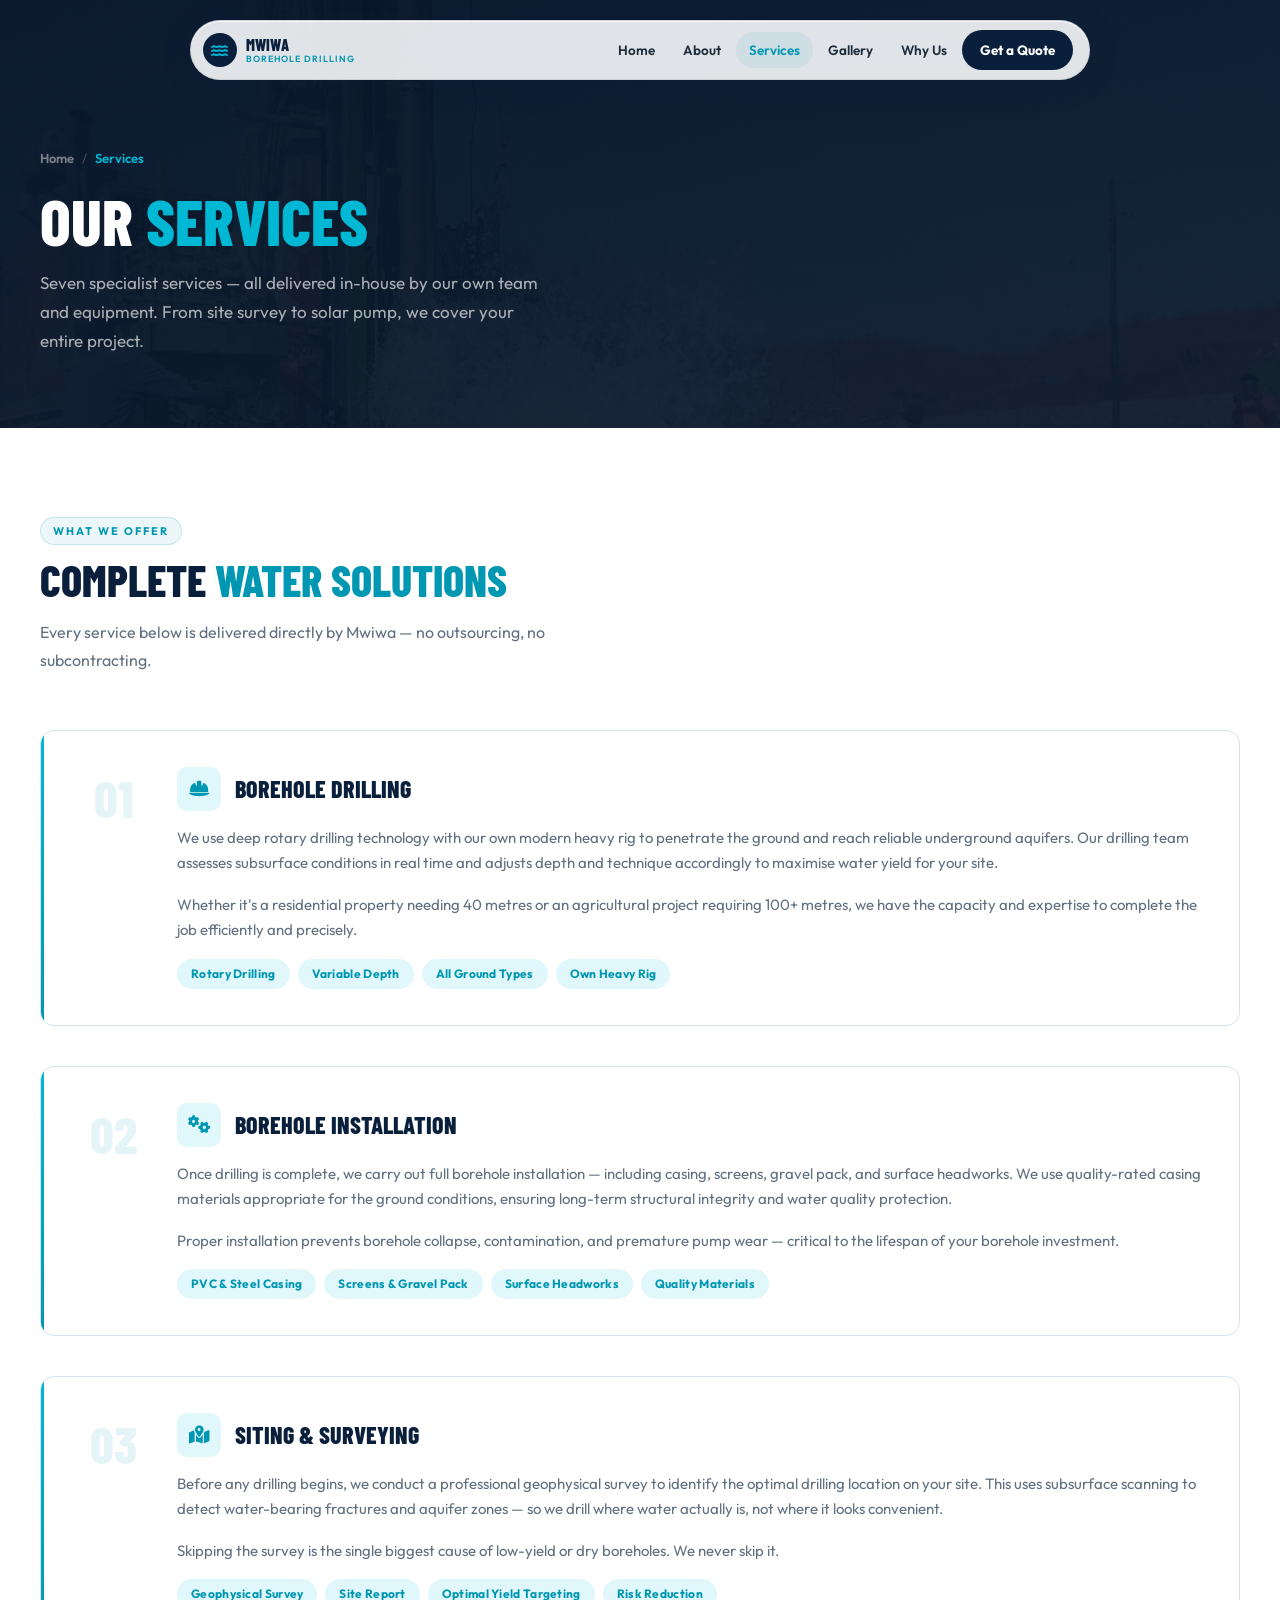
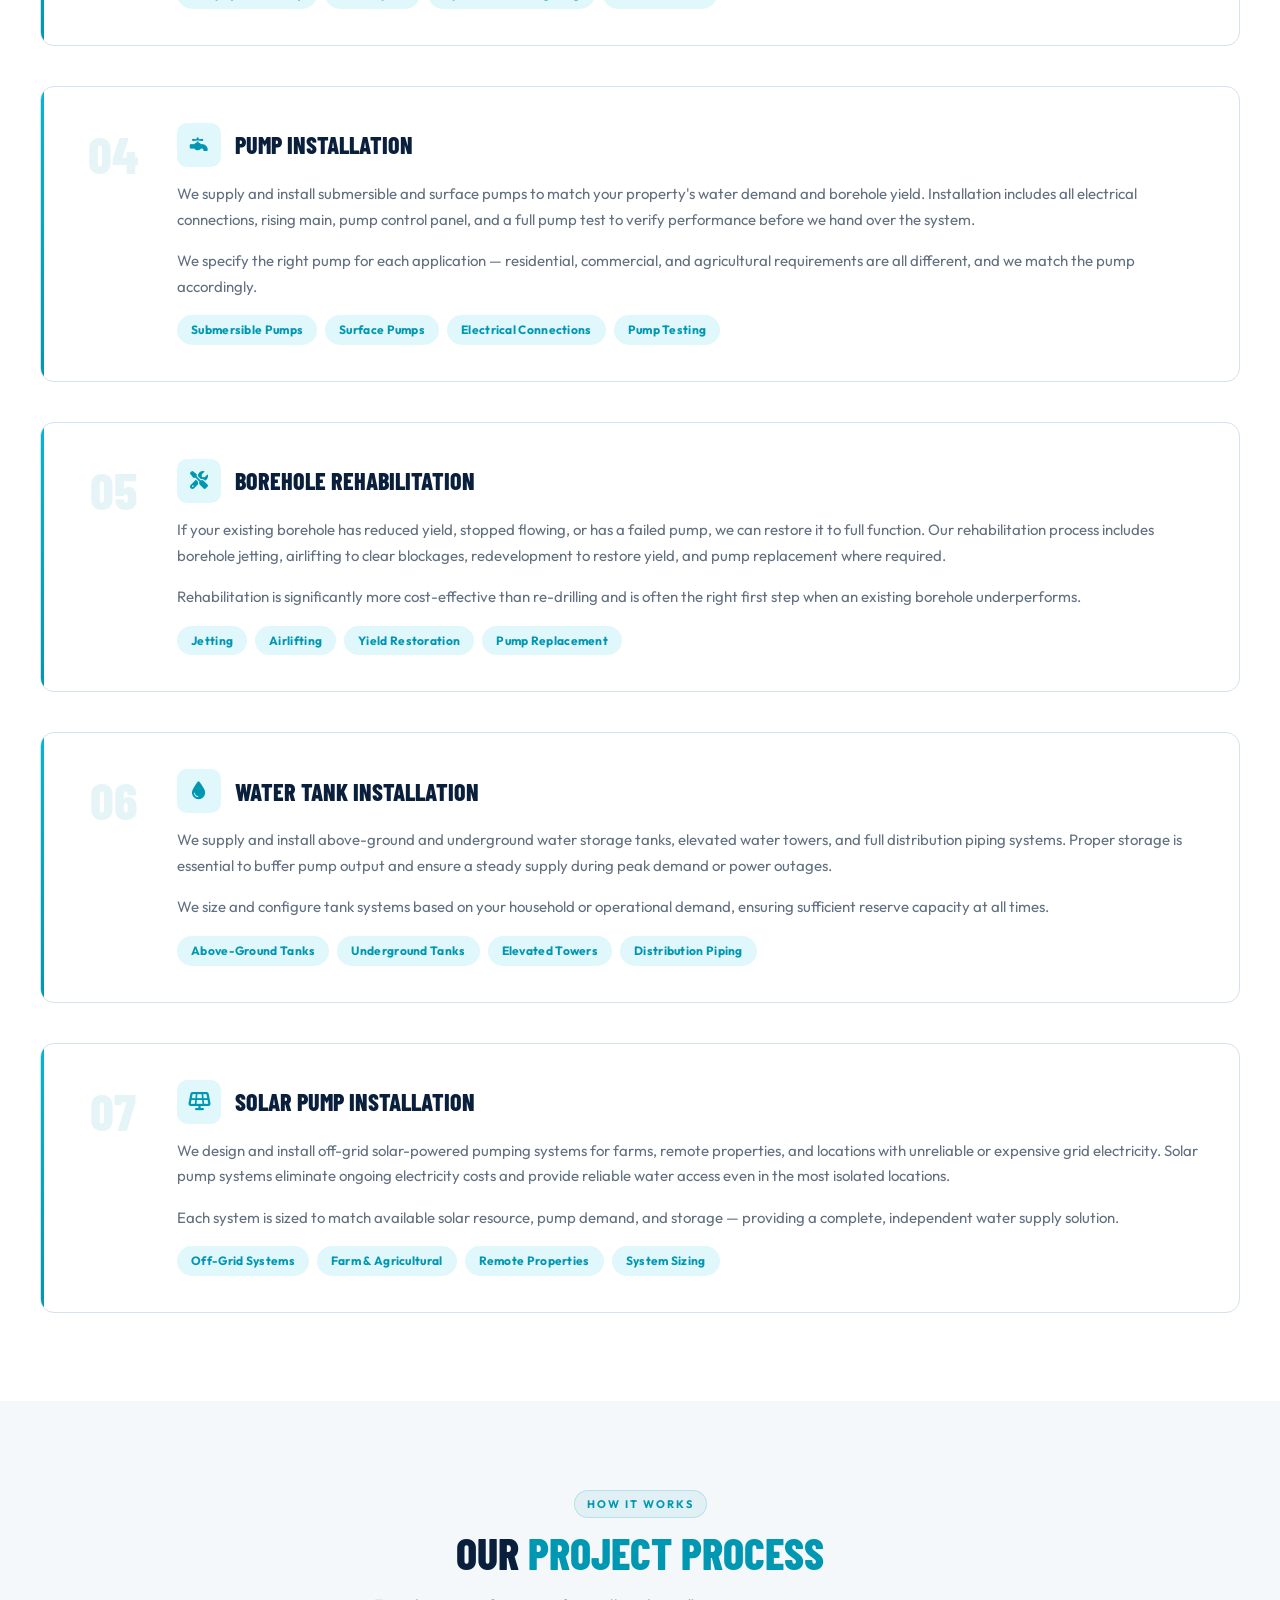
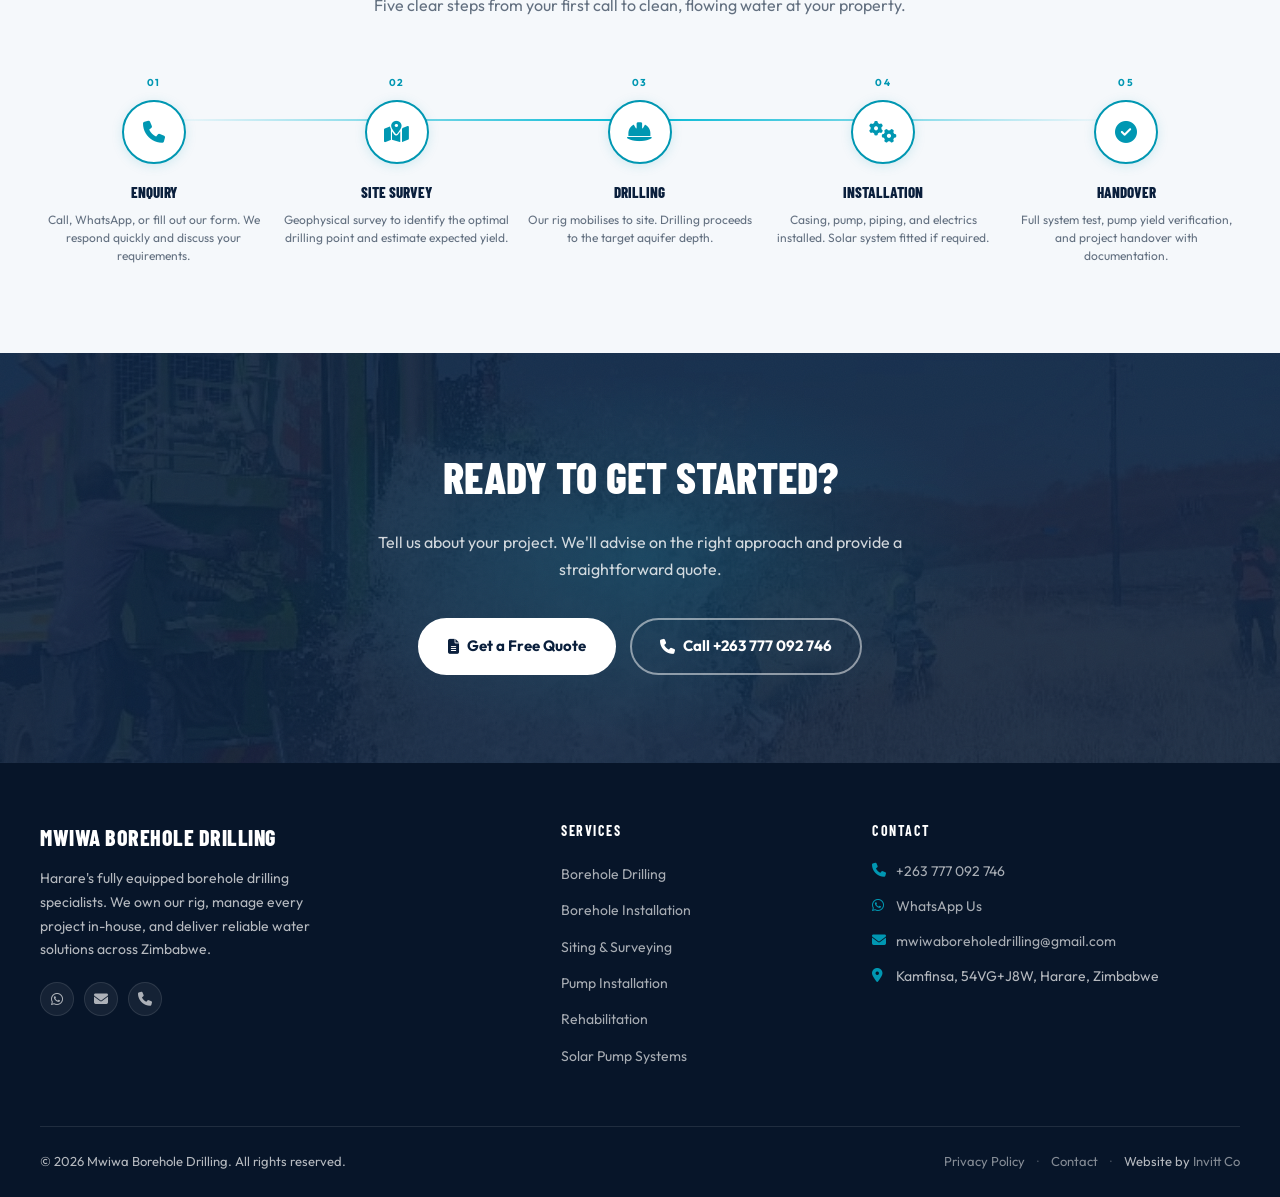
<file: services.html>
<!DOCTYPE html>
<html lang="en">
<head>
  <meta charset="UTF-8" />
  <meta name="viewport" content="width=device-width, initial-scale=1.0" />
  <title>Our Services | Mwiwa Borehole Drilling — Harare, Zimbabwe</title>
  <meta name="description" content="Mwiwa Borehole Drilling offers borehole drilling, installation, siting & surveying, pump installation, rehabilitation, water tank installation, and solar pump systems in Harare, Zimbabwe." />
  <meta name="author" content="Mwiwa Borehole Drilling" />
  <meta name="keywords" content="borehole drilling services Harare, pump installation Zimbabwe, borehole rehabilitation, solar pump Harare, water tank installation Zimbabwe, geophysical survey Zimbabwe" />
  <meta name="robots" content="index, follow, max-snippet:-1, max-image-preview:large, max-video-preview:-1" />
  <link rel="canonical" href="https://www.mwiwaboreholedrilling.co.zw/services.html" />
  <meta property="og:type" content="website" />
  <meta property="og:title" content="Services | Mwiwa Borehole Drilling" />
  <meta property="og:description" content="Full-service borehole solutions from survey to solar pump. 7 specialist services, all delivered in-house." />
  <meta property="og:url" content="https://www.mwiwaboreholedrilling.co.zw/services.html" />
  <meta property="og:image" content="https://www.mwiwaboreholedrilling.co.zw/images/img1.jpeg" />
  <meta property="og:image:width" content="1200" />
  <meta property="og:image:height" content="630" />
  <meta property="og:image:alt" content="Mwiwa Borehole Drilling services — drilling, pump installation, solar systems in Zimbabwe" />
  <meta property="og:site_name" content="Mwiwa Borehole Drilling" />
  <meta property="og:locale" content="en_ZW" />
  <meta name="twitter:card" content="summary_large_image" />
  <meta name="twitter:url" content="https://www.mwiwaboreholedrilling.co.zw/services.html" />
  <meta name="twitter:title" content="Services | Mwiwa Borehole Drilling" />
  <meta name="twitter:description" content="Full-service borehole solutions from survey to solar pump." />
  <meta name="twitter:image" content="https://www.mwiwaboreholedrilling.co.zw/images/img1.jpeg" />
  <meta name="twitter:image:alt" content="Mwiwa Borehole Drilling services — drilling, pump installation, solar systems in Zimbabwe" />
  <!-- Geo / Local SEO -->
  <meta name="geo.region" content="ZW-HA" />
  <meta name="geo.placename" content="Harare, Zimbabwe" />
  <meta name="geo.position" content="-17.8252;31.0335" />
  <meta name="ICBM" content="-17.8252, 31.0335" />

  <!-- DNS Prefetch -->
  <link rel="dns-prefetch" href="//fonts.googleapis.com" />
  <link rel="dns-prefetch" href="//fonts.gstatic.com" />
  <link rel="dns-prefetch" href="//api.web3forms.com" />
  <link rel="preconnect" href="https://fonts.googleapis.com" />
  <link rel="preconnect" href="https://fonts.gstatic.com" crossorigin />
  <!-- CHANGE 2: Swap Nunito Sans → Outfit -->
  <link href="https://fonts.googleapis.com/css2?family=Barlow+Condensed:wght@400;600;700;800&family=Outfit:wght@300;400;500;600;700&display=swap" rel="stylesheet" />
  <link rel="stylesheet" href="https://cdnjs.cloudflare.com/ajax/libs/font-awesome/6.5.0/css/all.min.css" />
  <script async src="https://www.googletagmanager.com/gtag/js?id=G-7CKL8JZ4ND"></script>
  <script>window.dataLayer=window.dataLayer||[];function gtag(){dataLayer.push(arguments);}gtag('js',new Date());gtag('config','G-7CKL8JZ4ND');</script>
  <script type="application/ld+json">
  {
    "@context": "https://schema.org",
    "@type": "LocalBusiness",
    "name": "Mwiwa Borehole Drilling",
    "url": "https://www.mwiwaboreholedrilling.co.zw",
    "image": "https://www.mwiwaboreholedrilling.co.zw/images/img1.jpeg",
    "logo": "https://www.mwiwaboreholedrilling.co.zw/favicon.svg",
    "description": "Professional borehole drilling, pump installation, solar solutions and water testing in Harare and across Zimbabwe. Over 200 completed projects. Own drilling equipment.",
    "telephone": "+263777092746",
    "email": "mwiwaboreholedrilling@gmail.com",
    "priceRange": "$$",
    "address": {
      "@type": "PostalAddress",
      "streetAddress": "54VG+J8W Kamfinsa",
      "addressLocality": "Harare",
      "addressCountry": "ZW"
    },
    "geo": {
      "@type": "GeoCoordinates",
      "latitude": -17.8252,
      "longitude": 31.0335
    },
    "hasMap": "https://maps.google.com/?q=Kamfinsa+Harare+Zimbabwe",
    "areaServed": {"@type": "Country", "name": "Zimbabwe"},
    "openingHours": "Mo-Fr 07:00-17:00",
    "contactPoint": {
      "@type": "ContactPoint",
      "telephone": "+263777092746",
      "contactType": "customer service",
      "availableLanguage": "English"
    },
    "serviceType": ["Borehole Drilling","Pump Installation","Solar Borehole Systems","Water Testing","Borehole Casing","Borehole Rehabilitation","Water Tank Installation","Geophysical Site Survey"],
    "aggregateRating": {"@type": "AggregateRating", "ratingValue": "5", "reviewCount": "50"}
  }
  </script>
  <link rel="icon" type="image/svg+xml" href="favicon.svg" />
  <link rel="shortcut icon" href="favicon.svg" />
  <!-- Preload hero LCP image -->
  <link rel="preload" as="image" href="images/img1.jpeg" />
  <style>
    *, *::before, *::after { box-sizing: border-box; margin: 0; padding: 0; }

    /* CHANGE 10: Updated/added variables */
    :root {
      --navy: #0A1F3C;
      --navy-deep: #071529;
      --navy-mid: #12305C;
      --teal: #0097B2;
      --teal-light: #00B8D4;
      --teal-pale: #E0F7FB;
      --white: #FFFFFF;
      --off-white: #F5F8FB;
      --text: #1E2D3D;
      --muted: #637080;
      --border: #D6E2EC;
      --shadow: 0 4px 24px rgba(10,31,60,0.10);
      --shadow-sm: 0 2px 12px rgba(10,31,60,0.08);
      --shadow-lg: 0 8px 40px rgba(10,31,60,0.14);
      --shadow-teal: 0 8px 28px rgba(0,151,178,0.30);
      --radius: 10px;
      --radius-lg: 16px;
      --font-head: 'Barlow Condensed', sans-serif;
      /* CHANGE 2: Outfit as body font */
      --font-body: 'Outfit', sans-serif;
      --tr: 0.22s ease;
      --transition: 0.22s ease;
      --nav-h: 72px;
    }

    html { scroll-behavior: smooth; }
    body { font-family: var(--font-body); color: var(--text); background: var(--white); line-height: 1.65; overflow-x: hidden; }

    /* CHANGE 9: Skip link */
    .skip-link {
      position: absolute; top: -100px; left: 16px; z-index: 9999;
      background: var(--navy); color: white; padding: 10px 18px;
      border-radius: 0 0 var(--radius) var(--radius); font-weight: 700; font-size: 14px;
      text-decoration: none; transition: top 0.2s;
    }
    .skip-link:focus { top: 0; }

    /* CHANGE 1: Floating pill navbar */
    .navbar {
      position: fixed; top: 20px; left: 50%; transform: translateX(-50%);
      max-width: 900px; width: calc(100% - 40px);
      z-index: 1000; height: 60px;
      background: rgba(255,255,255,0.88);
      backdrop-filter: blur(20px) saturate(160%);
      -webkit-backdrop-filter: blur(20px) saturate(160%);
      border: 1px solid rgba(10,31,60,0.10);
      border-radius: 100px;
      box-shadow: 0 4px 32px rgba(10,31,60,0.13), inset 0 1px 0 rgba(255,255,255,0.8);
      transition: background var(--tr), box-shadow var(--tr);
    }
    .navbar.scrolled {
      background: rgba(255,255,255,0.96);
      box-shadow: 0 6px 40px rgba(10,31,60,0.18), inset 0 1px 0 rgba(255,255,255,0.9);
    }
    .nav-container {
      max-width: 100%; width: 100%; height: 100%;
      padding: 0 16px 0 12px;
      display: flex; align-items: center; justify-content: space-between;
    }
    .nav-brand { display: flex; align-items: center; gap: 9px; text-decoration: none; flex-shrink: 0; }
    .nav-brand .brand-icon {
      width: 34px; height: 34px;
      background: var(--navy); border-radius: 50%;
      display: flex; align-items: center; justify-content: center;
    }
    .nav-brand .brand-icon i { color: var(--teal-light); font-size: 15px; }
    .nav-brand .brand-text { display: flex; flex-direction: column; line-height: 1.1; }
    .nav-brand .brand-name { font-family: var(--font-head); font-weight: 800; font-size: 16px; color: var(--navy); letter-spacing: 0.3px; text-transform: uppercase; }
    .nav-brand .brand-sub { font-size: 9px; color: var(--teal); font-weight: 600; text-transform: uppercase; letter-spacing: 1px; }
    .nav-links { display: flex; align-items: center; gap: 2px; list-style: none; }
    .nav-links a {
      display: block; padding: 7px 13px; text-decoration: none;
      font-size: 13.5px; font-weight: 600; color: var(--text);
      border-radius: 100px; transition: var(--tr);
    }
    .nav-links a:hover { background: rgba(10,31,60,0.06); }
    .nav-links a.active { color: var(--teal); background: rgba(0,151,178,0.08); }
    .nav-cta {
      background: var(--navy) !important; color: white !important;
      border-radius: 100px !important; padding: 9px 18px !important;
      font-weight: 700 !important;
    }
    .nav-cta:hover {
      background: var(--teal) !important; color: white !important;
      transform: translateY(-1px);
      box-shadow: 0 4px 16px rgba(0,151,178,0.40) !important;
    }
    .hamburger {
      display: none; flex-direction: column; gap: 5px;
      cursor: pointer; padding: 8px; background: none; border: none;
    }
    .hamburger span { display: block; width: 22px; height: 2px; background: var(--navy); border-radius: 2px; transition: var(--tr); }

    /* Mobile drawer — frosted glass card */
    .mobile-menu {
      display: none; position: fixed;
      top: 90px; left: 20px; right: 20px;
      background: rgba(255,255,255,0.96);
      backdrop-filter: blur(20px) saturate(160%);
      -webkit-backdrop-filter: blur(20px) saturate(160%);
      border: 1px solid rgba(10,31,60,0.10);
      border-radius: 20px;
      box-shadow: 0 8px 40px rgba(10,31,60,0.14);
      padding: 12px; z-index: 999;
    }
    .mobile-menu.open { display: block; }
    .mobile-menu a {
      display: block; padding: 12px 16px;
      font-size: 15px; font-weight: 600; color: var(--text);
      text-decoration: none; border-radius: 12px; transition: var(--tr);
    }
    .mobile-menu a:hover, .mobile-menu a.active { color: var(--teal); background: rgba(0,151,178,0.08); }

    /* CHANGE 3: Page hero with image, noise, scrim */
    .page-hero {
      background: var(--navy-deep);
      padding: 148px 32px 72px;
      position: relative; overflow: hidden;
    }
    .page-hero-bg {
      position: absolute; inset: 0;
      background-image: url('images/img1.jpeg');
      background-size: cover; background-position: center 35%;
      opacity: 0.18;
    }
    .page-hero-noise {
      position: absolute; inset: 0; opacity: 0.035;
      background-image: url("data:image/svg+xml,%3Csvg viewBox='0 0 200 200' xmlns='http://www.w3.org/2000/svg'%3E%3Cfilter id='n'%3E%3CfeTurbulence type='fractalNoise' baseFrequency='0.9' numOctaves='4' stitchTiles='stitch'/%3E%3C/filter%3E%3Crect width='100%25' height='100%25' filter='url(%23n)'/%3E%3C/svg%3E");
      background-size: 200px;
    }
    .page-hero-scrim {
      position: absolute; inset: 0;
      background: linear-gradient(160deg, rgba(7,21,41,0.82) 0%, rgba(7,21,41,0.52) 100%);
    }
    .page-hero-container {
      max-width: 1200px; margin: 0 auto;
      position: relative; z-index: 1;
    }
    .breadcrumb { display: flex; align-items: center; gap: 8px; margin-bottom: 20px; }
    .breadcrumb a { color: rgba(255,255,255,0.45); text-decoration: none; font-size: 13px; font-weight: 600; transition: var(--tr); }
    .breadcrumb a:hover { color: var(--teal-light); }
    .breadcrumb .sep { color: rgba(255,255,255,0.25); font-size: 13px; }
    .breadcrumb .current { color: var(--teal-light); font-size: 13px; font-weight: 600; }
    .page-hero h1 { font-family: var(--font-head); font-size: clamp(38px, 6vw, 64px); font-weight: 800; color: white; text-transform: uppercase; line-height: 1; }
    .page-hero h1 span { color: var(--teal-light); }
    .page-hero p { color: rgba(255,255,255,0.65); font-size: 17px; max-width: 520px; margin-top: 16px; line-height: 1.7; }

    /* SECTIONS */
    section { padding: 88px 24px; }
    .section-container { max-width: 1200px; margin: 0 auto; }

    /* CHANGE 4: Section label → pill */
    .section-label {
      display: inline-block; font-size: 11px; font-weight: 700;
      text-transform: uppercase; letter-spacing: 2px; color: var(--teal);
      padding: 4px 12px;
      background: rgba(0,151,178,0.08);
      border-radius: 100px;
      border: 1px solid rgba(0,151,178,0.18);
      margin-bottom: 12px;
    }
    .section-title { font-family: var(--font-head); font-weight: 800; font-size: clamp(28px, 4vw, 44px); text-transform: uppercase; color: var(--navy); line-height: 1.05; }
    .section-title span { color: var(--teal); }
    .section-desc { margin-top: 16px; font-size: 16px; color: var(--muted); max-width: 560px; line-height: 1.7; }
    .section-header { margin-bottom: 56px; }

    /* CHANGE 5: Service detail cards */
    .services-list { display: flex; flex-direction: column; gap: 40px; }
    .service-detail {
      display: grid; grid-template-columns: 72px 1fr; gap: 28px;
      background: white; border: 1px solid var(--border);
      border-radius: 14px; padding: 36px; align-items: start;
      transition: var(--tr); position: relative; overflow: hidden;
    }
    /* Left accent bar: 3px gradient */
    .service-detail::before {
      content: ''; position: absolute; left: 0; top: 0; bottom: 0; width: 3px;
      background: linear-gradient(to bottom, var(--teal-light), var(--teal));
      border-radius: 4px 0 0 4px;
    }
    /* Hover: translateY instead of translateX */
    .service-detail:hover {
      transform: translateY(-3px);
      box-shadow: 0 12px 48px rgba(10,31,60,0.16);
      border-color: rgba(0,151,178,0.22);
    }
    .service-num {
      font-family: var(--font-head); font-size: 52px; font-weight: 800;
      line-height: 1; text-align: center; padding-top: 4px; user-select: none;
      /* CHANGE 5: slightly more visible ghost number */
      color: rgba(0,151,178,0.10);
    }
    .service-body {}
    .service-header { display: flex; align-items: center; gap: 14px; margin-bottom: 14px; }
    /* CHANGE 5: icon border-radius uses --radius */
    .service-icon-sm {
      width: 44px; height: 44px; background: var(--teal-pale);
      border-radius: var(--radius); display: flex; align-items: center; justify-content: center; flex-shrink: 0;
    }
    .service-icon-sm i { color: var(--teal); font-size: 18px; }
    .service-body h2 { font-family: var(--font-head); font-size: 24px; font-weight: 800; color: var(--navy); text-transform: uppercase; }
    .service-body p { font-size: 15px; color: var(--muted); line-height: 1.7; margin-bottom: 16px; }
    .service-features { display: flex; flex-wrap: wrap; gap: 8px; margin-top: 16px; }
    .service-tag {
      background: var(--teal-pale); color: var(--teal); border-radius: 100px;
      padding: 5px 14px; font-size: 12px; font-weight: 700; letter-spacing: 0.3px;
    }

    /* CHANGE 6: Process section */
    .process-section { background: var(--off-white); }
    .process-steps { display: grid; grid-template-columns: repeat(5, 1fr); gap: 16px; position: relative; }
    /* Gradient connector line */
    .process-steps::before {
      content: ''; position: absolute; top: 44px; left: 10%; right: 10%;
      height: 2px;
      background: linear-gradient(to right, transparent, var(--teal-light), transparent);
      z-index: 0;
    }
    .process-step { text-align: center; position: relative; z-index: 1; }
    /* Step counter label */
    .step-counter {
      font-size: 10px; font-weight: 700; color: var(--teal);
      letter-spacing: 1.5px; text-transform: uppercase;
      margin-bottom: 8px; display: block;
    }
    /* Step circle with teal glow */
    .step-circle {
      width: 64px; height: 64px;
      background: white;
      border: 2px solid var(--teal);
      border-radius: 50%;
      display: flex; align-items: center; justify-content: center;
      margin: 0 auto 16px;
      transition: var(--tr);
      box-shadow: 0 2px 12px rgba(0,151,178,0.15);
    }
    .step-circle i { color: var(--teal); font-size: 22px; }
    /* Navy on hover — more premium */
    .process-step:hover .step-circle { background: var(--navy); border-color: var(--navy); }
    .process-step:hover .step-circle i { color: var(--teal-light); }
    .process-step h3 { font-family: var(--font-head); font-size: 15px; font-weight: 800; color: var(--navy); text-transform: uppercase; margin-bottom: 6px; }
    .process-step p { font-size: 12px; color: var(--muted); line-height: 1.5; }

    /* CHANGE 7: CTA section with depth treatment */
    .cta-section {
      position: relative; overflow: hidden;
      background: var(--navy); text-align: center;
    }
    .cta-bg {
      position: absolute; inset: 0;
      background-image: url('images/img1.jpeg');
      background-size: cover; background-position: center;
      opacity: 0.10;
    }
    .cta-noise {
      position: absolute; inset: 0; opacity: 0.03;
      background-image: url("data:image/svg+xml,%3Csvg viewBox='0 0 200 200' xmlns='http://www.w3.org/2000/svg'%3E%3Cfilter id='n'%3E%3CfeTurbulence type='fractalNoise' baseFrequency='0.9' numOctaves='4' stitchTiles='stitch'/%3E%3C/filter%3E%3Crect width='100%25' height='100%25' filter='url(%23n)'/%3E%3C/svg%3E");
      background-size: 200px;
    }
    .cta-glow {
      position: absolute;
      top: 50%; left: 50%; transform: translate(-50%, -50%);
      width: 800px; height: 400px;
      background: radial-gradient(ellipse, rgba(0,151,178,0.18) 0%, transparent 65%);
      pointer-events: none;
    }
    .cta-inner {
      position: relative; z-index: 1;
      max-width: 600px; margin: 0 auto;
    }
    .cta-section h2 { font-family: var(--font-head); font-size: clamp(28px, 5vw, 44px); font-weight: 800; color: white; text-transform: uppercase; margin-bottom: 16px; }
    .cta-section p { color: rgba(255,255,255,0.8); font-size: 16px; margin-bottom: 36px; }
    .cta-actions { display: flex; gap: 14px; justify-content: center; flex-wrap: wrap; }
    /* CHANGE 7: pill buttons */
    .btn-white { display: inline-flex; align-items: center; gap: 8px; background: white; color: var(--navy); text-decoration: none; padding: 14px 28px; border-radius: 100px; font-weight: 700; font-size: 15px; transition: var(--tr); border: 2px solid white; }
    .btn-white:hover { background: transparent; color: white; }
    .btn-outline-white { display: inline-flex; align-items: center; gap: 8px; background: transparent; color: white; text-decoration: none; padding: 14px 28px; border-radius: 100px; font-weight: 700; font-size: 15px; transition: var(--tr); border: 2px solid rgba(255,255,255,0.5); }
    .btn-outline-white:hover { border-color: white; background: rgba(255,255,255,0.1); }

    /* CHANGE 8: Footer — 3 columns, navy-deep, social icons, legal */
    footer { background: var(--navy-deep); color: rgba(255,255,255,0.7); padding: 56px 24px 24px; }
    .footer-grid {
      max-width: 1200px; margin: 0 auto;
      display: grid; grid-template-columns: 1.8fr 1fr 1.4fr;
      gap: 48px; padding-bottom: 48px;
      border-bottom: 1px solid rgba(255,255,255,0.1);
    }
    .footer-brand .brand-name { font-family: var(--font-head); font-size: 22px; font-weight: 800; color: white; text-transform: uppercase; letter-spacing: 0.5px; margin-bottom: 12px; }
    .footer-brand p { font-size: 14px; line-height: 1.7; max-width: 280px; margin-bottom: 20px; }
    /* Social icon row */
    .footer-social { display: flex; gap: 10px; }
    .footer-social a {
      width: 34px; height: 34px; border-radius: 50%;
      background: rgba(255,255,255,0.06);
      border: 1px solid rgba(255,255,255,0.10);
      display: flex; align-items: center; justify-content: center;
      color: rgba(255,255,255,0.65); font-size: 14px;
      text-decoration: none; transition: var(--tr);
    }
    .footer-social a:hover { background: rgba(0,184,212,0.18); color: var(--teal-light); }
    .footer-col h4 { font-family: var(--font-head); font-size: 14px; font-weight: 700; text-transform: uppercase; letter-spacing: 1.5px; color: white; margin-bottom: 18px; }
    .footer-col ul { list-style: none; }
    .footer-col ul li { margin-bottom: 10px; }
    .footer-col ul a { color: rgba(255,255,255,0.65); text-decoration: none; font-size: 14px; transition: var(--tr); }
    .footer-col ul a:hover { color: var(--teal-light); }
    .footer-contact-item { display: flex; gap: 10px; align-items: flex-start; margin-bottom: 12px; font-size: 14px; }
    .footer-contact-item i { color: var(--teal); margin-top: 3px; width: 14px; flex-shrink: 0; }
    .footer-contact-item a { color: rgba(255,255,255,0.65); text-decoration: none; }
    .footer-contact-item a:hover { color: var(--teal-light); }
    .footer-bottom {
      max-width: 1200px; margin: 24px auto 0;
      display: flex; justify-content: space-between; align-items: center;
      font-size: 13px; flex-wrap: wrap; gap: 8px;
    }
    .footer-bottom a { color: var(--teal-light); text-decoration: none; }
    .footer-legal { display: flex; align-items: center; gap: 12px; }
    .footer-legal a { color: rgba(255,255,255,0.5); }
    .footer-legal a:hover { color: var(--teal-light); }
    .footer-legal .dot { color: rgba(255,255,255,0.25); }

    /* REVEAL */
    .reveal { opacity: 0; transform: translateY(30px); transition: opacity 0.65s ease, transform 0.65s ease; }
    .reveal.visible { opacity: 1; transform: none; }
    .reveal-delay-1 { transition-delay: 0.1s; }
    .reveal-delay-2 { transition-delay: 0.2s; }
    .reveal-delay-3 { transition-delay: 0.3s; }
    .reveal-delay-4 { transition-delay: 0.4s; }
    .reveal-delay-5 { transition-delay: 0.5s; }

    @media (max-width: 1024px) {
      .footer-grid { grid-template-columns: 1fr 1fr; gap: 32px; }
      .process-steps { grid-template-columns: repeat(3, 1fr); }
      .process-steps::before { display: none; }
    }
    @media (max-width: 768px) {
      .nav-links { display: none; }
      .hamburger { display: flex; }
      .service-detail { grid-template-columns: 1fr; }
      .service-num { display: none; }
      .process-steps { grid-template-columns: 1fr 1fr; }
      .footer-grid { grid-template-columns: 1fr; }
    }
    @media (max-width: 480px) {
      section { padding: 64px 20px; }
      .process-steps { grid-template-columns: 1fr; }
    }
  </style>
</head>
<body>

  <!-- CHANGE 9: Skip link -->
  <a class="skip-link" href="#main-content">Skip to content</a>

  <!-- CHANGE 1: Floating pill navbar -->
  <nav class="navbar" id="navbar">
    <div class="nav-container">
      <a href="index.html" class="nav-brand">
        <div class="brand-icon"><i class="fas fa-water" aria-hidden="true"></i></div>
        <div class="brand-text">
          <span class="brand-name">Mwiwa</span>
          <span class="brand-sub">Borehole Drilling</span>
        </div>
      </a>
      <ul class="nav-links">
        <li><a href="index.html">Home</a></li>
        <li><a href="about.html">About</a></li>
        <li><a href="services.html" class="active" aria-current="page">Services</a></li>
        <li><a href="gallery.html">Gallery</a></li>
        <li><a href="why-us.html">Why Us</a></li>
        <li><a href="contact.html" class="nav-cta">Get a Quote</a></li>
      </ul>
      <button class="hamburger" id="hamburger" aria-label="Open menu" aria-expanded="false">
        <span></span><span></span><span></span>
      </button>
    </div>
  </nav>

  <div class="mobile-menu" id="mobileMenu">
    <a href="index.html">Home</a>
    <a href="about.html">About</a>
    <a href="services.html" class="active" aria-current="page">Services</a>
    <a href="gallery.html">Gallery</a>
    <a href="why-us.html">Why Us</a>
    <a href="contact.html">Get a Quote</a>
  </div>

  <!-- CHANGE 3: Hero with layered bg/noise/scrim -->
  <div class="page-hero">
    <div class="page-hero-bg" aria-hidden="true"></div>
    <div class="page-hero-noise" aria-hidden="true"></div>
    <div class="page-hero-scrim" aria-hidden="true"></div>
    <div class="page-hero-container">
      <div class="breadcrumb">
        <a href="index.html">Home</a>
        <span class="sep" aria-hidden="true">/</span>
        <span class="current">Services</span>
      </div>
      <h1>Our <span>Services</span></h1>
      <p>Seven specialist services — all delivered in-house by our own team and equipment. From site survey to solar pump, we cover your entire project.</p>
    </div>
  </div>

  <!-- SERVICES LIST -->
  <section id="main-content">
    <div class="section-container">
      <div class="section-header reveal">
        <!-- CHANGE 4: Pill eyebrow -->
        <span class="section-label">What We Offer</span>
        <h2 class="section-title">Complete <span>Water Solutions</span></h2>
        <p class="section-desc">Every service below is delivered directly by Mwiwa — no outsourcing, no subcontracting.</p>
      </div>

      <div class="services-list">

        <div class="service-detail reveal">
          <div class="service-num">01</div>
          <div class="service-body">
            <div class="service-header">
              <div class="service-icon-sm"><i class="fas fa-hard-hat" aria-hidden="true"></i></div>
              <h2>Borehole Drilling</h2>
            </div>
            <p>We use deep rotary drilling technology with our own modern heavy rig to penetrate the ground and reach reliable underground aquifers. Our drilling team assesses subsurface conditions in real time and adjusts depth and technique accordingly to maximise water yield for your site.</p>
            <p>Whether it's a residential property needing 40 metres or an agricultural project requiring 100+ metres, we have the capacity and expertise to complete the job efficiently and precisely.</p>
            <div class="service-features">
              <span class="service-tag">Rotary Drilling</span>
              <span class="service-tag">Variable Depth</span>
              <span class="service-tag">All Ground Types</span>
              <span class="service-tag">Own Heavy Rig</span>
            </div>
          </div>
        </div>

        <div class="service-detail reveal">
          <div class="service-num">02</div>
          <div class="service-body">
            <div class="service-header">
              <div class="service-icon-sm"><i class="fas fa-cogs" aria-hidden="true"></i></div>
              <h2>Borehole Installation</h2>
            </div>
            <p>Once drilling is complete, we carry out full borehole installation — including casing, screens, gravel pack, and surface headworks. We use quality-rated casing materials appropriate for the ground conditions, ensuring long-term structural integrity and water quality protection.</p>
            <p>Proper installation prevents borehole collapse, contamination, and premature pump wear — critical to the lifespan of your borehole investment.</p>
            <div class="service-features">
              <span class="service-tag">PVC & Steel Casing</span>
              <span class="service-tag">Screens & Gravel Pack</span>
              <span class="service-tag">Surface Headworks</span>
              <span class="service-tag">Quality Materials</span>
            </div>
          </div>
        </div>

        <div class="service-detail reveal">
          <div class="service-num">03</div>
          <div class="service-body">
            <div class="service-header">
              <div class="service-icon-sm"><i class="fas fa-map-marked-alt" aria-hidden="true"></i></div>
              <h2>Siting & Surveying</h2>
            </div>
            <p>Before any drilling begins, we conduct a professional geophysical survey to identify the optimal drilling location on your site. This uses subsurface scanning to detect water-bearing fractures and aquifer zones — so we drill where water actually is, not where it looks convenient.</p>
            <p>Skipping the survey is the single biggest cause of low-yield or dry boreholes. We never skip it.</p>
            <div class="service-features">
              <span class="service-tag">Geophysical Survey</span>
              <span class="service-tag">Site Report</span>
              <span class="service-tag">Optimal Yield Targeting</span>
              <span class="service-tag">Risk Reduction</span>
            </div>
          </div>
        </div>

        <div class="service-detail reveal">
          <div class="service-num">04</div>
          <div class="service-body">
            <div class="service-header">
              <div class="service-icon-sm"><i class="fas fa-faucet" aria-hidden="true"></i></div>
              <h2>Pump Installation</h2>
            </div>
            <p>We supply and install submersible and surface pumps to match your property's water demand and borehole yield. Installation includes all electrical connections, rising main, pump control panel, and a full pump test to verify performance before we hand over the system.</p>
            <p>We specify the right pump for each application — residential, commercial, and agricultural requirements are all different, and we match the pump accordingly.</p>
            <div class="service-features">
              <span class="service-tag">Submersible Pumps</span>
              <span class="service-tag">Surface Pumps</span>
              <span class="service-tag">Electrical Connections</span>
              <span class="service-tag">Pump Testing</span>
            </div>
          </div>
        </div>

        <div class="service-detail reveal">
          <div class="service-num">05</div>
          <div class="service-body">
            <div class="service-header">
              <div class="service-icon-sm"><i class="fas fa-tools" aria-hidden="true"></i></div>
              <h2>Borehole Rehabilitation</h2>
            </div>
            <p>If your existing borehole has reduced yield, stopped flowing, or has a failed pump, we can restore it to full function. Our rehabilitation process includes borehole jetting, airlifting to clear blockages, redevelopment to restore yield, and pump replacement where required.</p>
            <p>Rehabilitation is significantly more cost-effective than re-drilling and is often the right first step when an existing borehole underperforms.</p>
            <div class="service-features">
              <span class="service-tag">Jetting</span>
              <span class="service-tag">Airlifting</span>
              <span class="service-tag">Yield Restoration</span>
              <span class="service-tag">Pump Replacement</span>
            </div>
          </div>
        </div>

        <div class="service-detail reveal">
          <div class="service-num">06</div>
          <div class="service-body">
            <div class="service-header">
              <div class="service-icon-sm"><i class="fas fa-tint" aria-hidden="true"></i></div>
              <h2>Water Tank Installation</h2>
            </div>
            <p>We supply and install above-ground and underground water storage tanks, elevated water towers, and full distribution piping systems. Proper storage is essential to buffer pump output and ensure a steady supply during peak demand or power outages.</p>
            <p>We size and configure tank systems based on your household or operational demand, ensuring sufficient reserve capacity at all times.</p>
            <div class="service-features">
              <span class="service-tag">Above-Ground Tanks</span>
              <span class="service-tag">Underground Tanks</span>
              <span class="service-tag">Elevated Towers</span>
              <span class="service-tag">Distribution Piping</span>
            </div>
          </div>
        </div>

        <div class="service-detail reveal">
          <div class="service-num">07</div>
          <div class="service-body">
            <div class="service-header">
              <div class="service-icon-sm"><i class="fas fa-solar-panel" aria-hidden="true"></i></div>
              <h2>Solar Pump Installation</h2>
            </div>
            <p>We design and install off-grid solar-powered pumping systems for farms, remote properties, and locations with unreliable or expensive grid electricity. Solar pump systems eliminate ongoing electricity costs and provide reliable water access even in the most isolated locations.</p>
            <p>Each system is sized to match available solar resource, pump demand, and storage — providing a complete, independent water supply solution.</p>
            <div class="service-features">
              <span class="service-tag">Off-Grid Systems</span>
              <span class="service-tag">Farm & Agricultural</span>
              <span class="service-tag">Remote Properties</span>
              <span class="service-tag">System Sizing</span>
            </div>
          </div>
        </div>

      </div>
    </div>
  </section>

  <!-- PROCESS -->
  <section class="process-section">
    <div class="section-container">
      <div class="section-header reveal" style="text-align:center;">
        <!-- CHANGE 4: Pill eyebrow -->
        <span class="section-label">How It Works</span>
        <h2 class="section-title">Our <span>Project Process</span></h2>
        <p class="section-desc" style="margin: 16px auto 0;">Five clear steps from your first call to clean, flowing water at your property.</p>
      </div>
      <div class="process-steps">
        <div class="process-step reveal reveal-delay-1">
          <!-- CHANGE 6: Step counter label -->
          <span class="step-counter">01</span>
          <div class="step-circle"><i class="fas fa-phone" aria-hidden="true"></i></div>
          <h3>Enquiry</h3>
          <p>Call, WhatsApp, or fill out our form. We respond quickly and discuss your requirements.</p>
        </div>
        <div class="process-step reveal reveal-delay-2">
          <span class="step-counter">02</span>
          <div class="step-circle"><i class="fas fa-map-marked-alt" aria-hidden="true"></i></div>
          <h3>Site Survey</h3>
          <p>Geophysical survey to identify the optimal drilling point and estimate expected yield.</p>
        </div>
        <div class="process-step reveal reveal-delay-3">
          <span class="step-counter">03</span>
          <div class="step-circle"><i class="fas fa-hard-hat" aria-hidden="true"></i></div>
          <h3>Drilling</h3>
          <p>Our rig mobilises to site. Drilling proceeds to the target aquifer depth.</p>
        </div>
        <div class="process-step reveal reveal-delay-4">
          <span class="step-counter">04</span>
          <div class="step-circle"><i class="fas fa-cogs" aria-hidden="true"></i></div>
          <h3>Installation</h3>
          <p>Casing, pump, piping, and electrics installed. Solar system fitted if required.</p>
        </div>
        <div class="process-step reveal reveal-delay-5">
          <span class="step-counter">05</span>
          <div class="step-circle"><i class="fas fa-check-circle" aria-hidden="true"></i></div>
          <h3>Handover</h3>
          <p>Full system test, pump yield verification, and project handover with documentation.</p>
        </div>
      </div>
    </div>
  </section>

  <!-- CHANGE 7: CTA with depth layers -->
  <section class="cta-section">
    <div class="cta-bg" aria-hidden="true"></div>
    <div class="cta-noise" aria-hidden="true"></div>
    <div class="cta-glow" aria-hidden="true"></div>
    <div class="section-container reveal">
      <div class="cta-inner">
        <h2>Ready to Get Started?</h2>
        <p>Tell us about your project. We'll advise on the right approach and provide a straightforward quote.</p>
        <div class="cta-actions">
          <a href="contact.html" class="btn-white"><i class="fas fa-file-alt" aria-hidden="true"></i> Get a Free Quote</a>
          <a href="tel:+263777092746" class="btn-outline-white"><i class="fas fa-phone" aria-hidden="true"></i> Call +263 777 092 746</a>
        </div>
      </div>
    </div>
  </section>

  <!-- CHANGE 8: Footer — 3 columns, navy-deep, social icons, legal -->
  <footer>
    <div class="footer-grid">
      <!-- Col 1: Brand + social -->
      <div class="footer-brand">
        <div class="brand-name">Mwiwa Borehole Drilling</div>
        <p>Harare's fully equipped borehole drilling specialists. We own our rig, manage every project in-house, and deliver reliable water solutions across Zimbabwe.</p>
        <div class="footer-social">
          <a href="https://wa.me/263777092746" target="_blank" rel="noopener" aria-label="Chat with us on WhatsApp">
            <i class="fab fa-whatsapp" aria-hidden="true"></i>
          </a>
          <a href="mailto:mwiwaboreholedrilling@gmail.com" aria-label="Send us an email">
            <i class="fas fa-envelope" aria-hidden="true"></i>
          </a>
          <a href="tel:+263777092746" aria-label="Call us">
            <i class="fas fa-phone" aria-hidden="true"></i>
          </a>
        </div>
      </div>
      <!-- Col 2: Services -->
      <div class="footer-col">
        <h4>Services</h4>
        <ul>
          <li><a href="services.html">Borehole Drilling</a></li>
          <li><a href="services.html">Borehole Installation</a></li>
          <li><a href="services.html">Siting &amp; Surveying</a></li>
          <li><a href="services.html">Pump Installation</a></li>
          <li><a href="services.html">Rehabilitation</a></li>
          <li><a href="services.html">Solar Pump Systems</a></li>
        </ul>
      </div>
      <!-- Col 3: Contact -->
      <div class="footer-col">
        <h4>Contact</h4>
        <div class="footer-contact-item"><i class="fas fa-phone" aria-hidden="true"></i><a href="tel:+263777092746">+263 777 092 746</a></div>
        <div class="footer-contact-item"><i class="fab fa-whatsapp" aria-hidden="true"></i><a href="https://wa.me/263777092746" target="_blank" rel="noopener">WhatsApp Us</a></div>
        <div class="footer-contact-item"><i class="fas fa-envelope" aria-hidden="true"></i><a href="mailto:mwiwaboreholedrilling@gmail.com">mwiwaboreholedrilling@gmail.com</a></div>
        <div class="footer-contact-item"><i class="fas fa-map-marker-alt" aria-hidden="true"></i><span>Kamfinsa, 54VG+J8W, Harare, Zimbabwe</span></div>
      </div>
    </div>
    <div class="footer-bottom">
      <span>&copy; 2026 Mwiwa Borehole Drilling. All rights reserved.</span>
      <div class="footer-legal">
        <a href="privacy.html">Privacy Policy</a>
        <span class="dot">·</span>
        <a href="contact.html">Contact</a>
        <span class="dot">·</span>
        <span>Website by <a href="https://invitt.co.zw" target="_blank" rel="noopener">Invitt Co</a></span>
      </div>
    </div>
  </footer>

  <script>
    // CHANGE 1: Scroll handler for .scrolled class on navbar
    const navbar = document.getElementById('navbar');
    window.addEventListener('scroll', () => {
      navbar.classList.toggle('scrolled', window.scrollY > 40);
    }, { passive: true });

    // CHANGE 1: Hamburger with aria-expanded + outside click to close
    const hamburger = document.getElementById('hamburger');
    const mobileMenu = document.getElementById('mobileMenu');
    hamburger.addEventListener('click', () => {
      const isOpen = mobileMenu.classList.toggle('open');
      hamburger.setAttribute('aria-expanded', isOpen ? 'true' : 'false');
      hamburger.setAttribute('aria-label', isOpen ? 'Close menu' : 'Open menu');
    });
    document.addEventListener('click', (e) => {
      if (!navbar.contains(e.target) && !mobileMenu.contains(e.target)) {
        mobileMenu.classList.remove('open');
        hamburger.setAttribute('aria-expanded', 'false');
        hamburger.setAttribute('aria-label', 'Open menu');
      }
    });

    // CHANGE 9: prefers-reduced-motion check for reveal animations
    if (window.matchMedia('(prefers-reduced-motion: reduce)').matches) {
      document.querySelectorAll('.reveal').forEach(el => el.classList.add('visible'));
    } else {
      const observer = new IntersectionObserver((entries) => {
        entries.forEach(e => {
          if (e.isIntersecting) { e.target.classList.add('visible'); observer.unobserve(e.target); }
        });
      }, { threshold: 0.12 });
      document.querySelectorAll('.reveal').forEach(el => observer.observe(el));
    }
  </script>
</body>
</html>
</file>
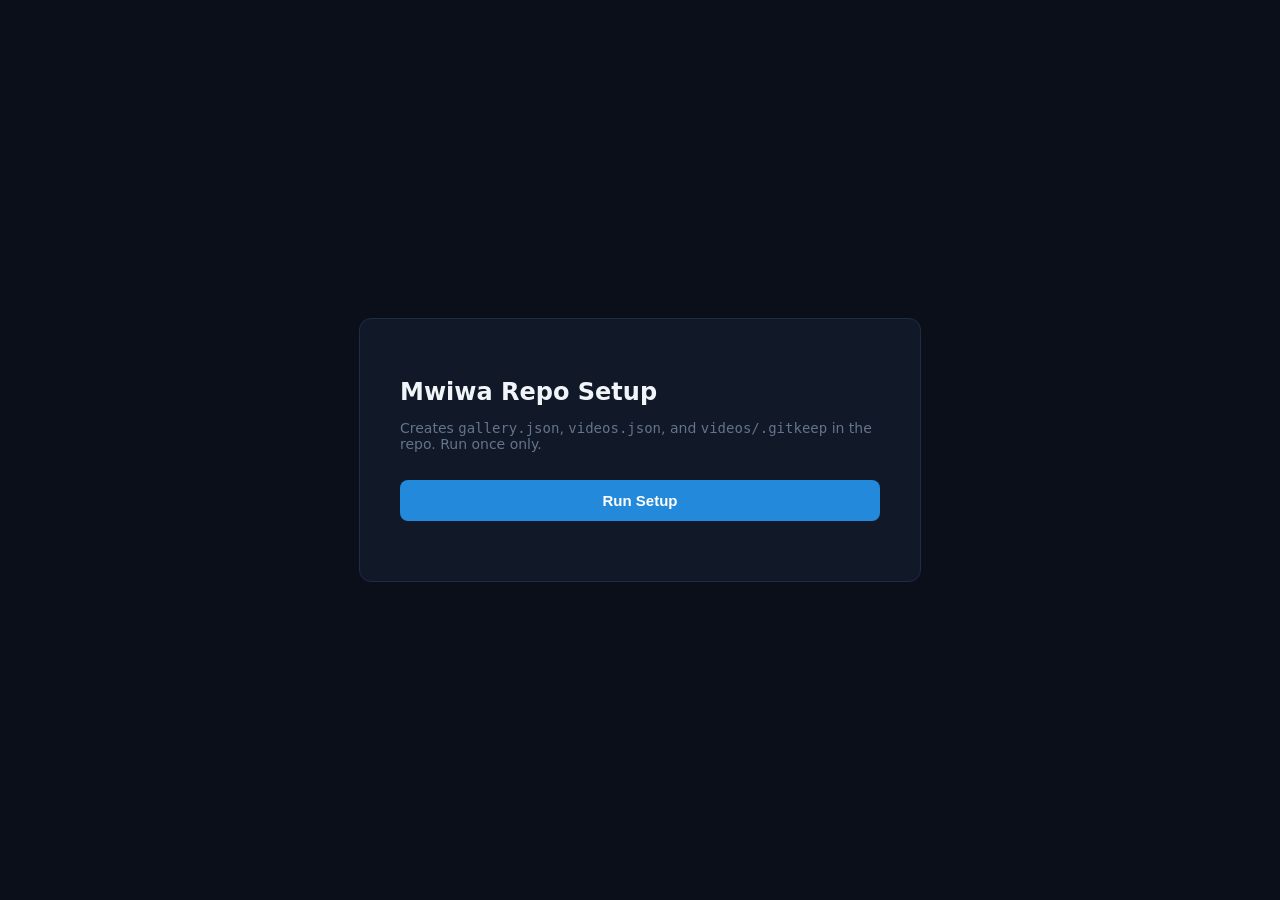
<file: setup.html>
<!DOCTYPE html>
<html lang="en">
<head>
  <meta charset="UTF-8" />
  <title>Mwiwa Repo Setup</title>
  <style>
    body { background: #0a0f1a; color: #f1f5f9; font-family: 'Segoe UI', system-ui, sans-serif; display: flex; align-items: center; justify-content: center; min-height: 100vh; margin: 0; }
    .card { background: #111827; border: 1px solid #1e2d45; border-radius: 12px; padding: 40px; max-width: 480px; width: 100%; }
    h2 { margin-bottom: 8px; }
    p { color: #64748b; font-size: 14px; margin-bottom: 28px; }
    .btn { background: #2389DA; color: #fff; border: none; border-radius: 8px; padding: 12px 24px; font-size: 15px; font-weight: 600; cursor: pointer; width: 100%; }
    .btn:disabled { opacity: 0.5; cursor: not-allowed; }
    .log { margin-top: 20px; display: flex; flex-direction: column; gap: 8px; }
    .log-line { font-size: 13px; display: flex; align-items: center; gap: 8px; }
    .dot { width: 8px; height: 8px; border-radius: 50%; background: #64748b; flex-shrink: 0; }
    .dot.ok  { background: #22c55e; }
    .dot.err { background: #ef4444; }
    .dot.spin { animation: spin 0.6s linear infinite; border: 2px solid #2389DA; border-top-color: transparent; border-radius: 50%; background: none; }
    @keyframes spin { to { transform: rotate(360deg); } }
  </style>
</head>
<body>
<div class="card">
  <h2>Mwiwa Repo Setup</h2>
  <p>Creates <code>gallery.json</code>, <code>videos.json</code>, and <code>videos/.gitkeep</code> in the repo. Run once only.</p>
  <button class="btn" id="btn" onclick="run()">Run Setup</button>
  <div class="log" id="log"></div>
</div>
<script>
  const OWNER  = 'lennexpo';
  const REPO   = 'mwiwa-borehole-drilling';
  const BRANCH = 'main';
  const TOKEN  = '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';

  const FILES = [
    { path: 'gallery.json', content: '[]',  message: 'Init gallery.json' },
    { path: 'videos.json',  content: '[]',  message: 'Init videos.json'  },
    { path: 'videos/.gitkeep', content: '', message: 'Create videos folder' },
  ];

  function b64(str) { return btoa(unescape(encodeURIComponent(str))); }

  async function createFile(path, content, message) {
    // Check if already exists
    const check = await fetch(`https://api.github.com/repos/${OWNER}/${REPO}/contents/${path}`, {
      headers: { Authorization: `token ${TOKEN}`, Accept: 'application/vnd.github.v3+json' }
    });
    if (check.ok) return 'exists';

    const r = await fetch(`https://api.github.com/repos/${OWNER}/${REPO}/contents/${path}`, {
      method: 'PUT',
      headers: { Authorization: `token ${TOKEN}`, Accept: 'application/vnd.github.v3+json', 'Content-Type': 'application/json' },
      body: JSON.stringify({ message, content: b64(content), branch: BRANCH })
    });
    if (!r.ok) { const e = await r.json(); throw new Error(e.message); }
    return 'created';
  }

  function addLine(text) {
    const log = document.getElementById('log');
    const div = document.createElement('div'); div.className = 'log-line';
    const dot = document.createElement('div'); dot.className = 'dot spin';
    const span = document.createElement('span'); span.textContent = text;
    div.appendChild(dot); div.appendChild(span);
    log.appendChild(div);
    return dot;
  }

  async function run() {
    const btn = document.getElementById('btn');
    btn.disabled = true; btn.textContent = 'Running…';
    document.getElementById('log').innerHTML = '';

    for (const f of FILES) {
      const dot = addLine(f.path);
      try {
        const result = await createFile(f.path, f.content, f.message);
        dot.className = 'dot ok';
        dot.nextSibling.textContent = f.path + (result === 'exists' ? ' — already exists ✓' : ' — created ✓');
      } catch(e) {
        dot.className = 'dot err';
        dot.nextSibling.textContent = f.path + ' — ERROR: ' + e.message;
      }
    }

    btn.textContent = 'Done — you can close this tab';
  }
</script>
</body>
</html>
</file>
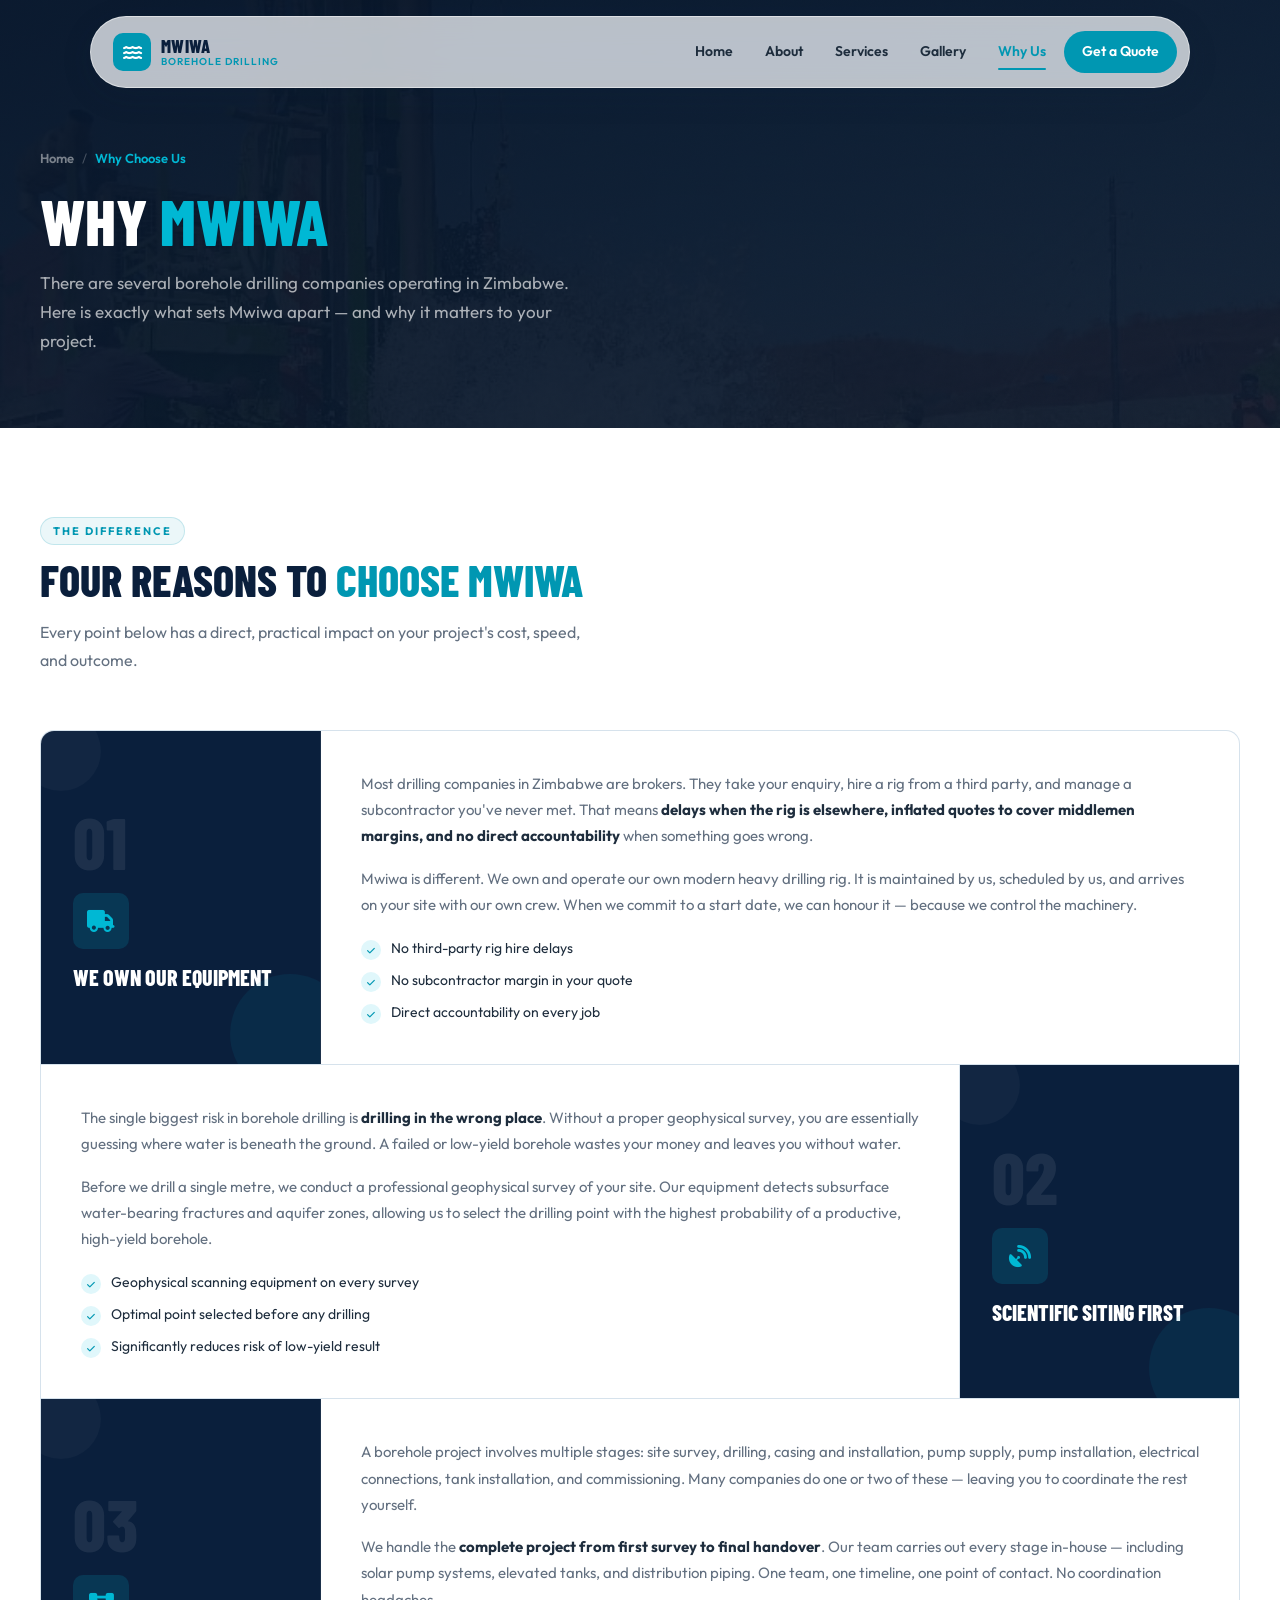
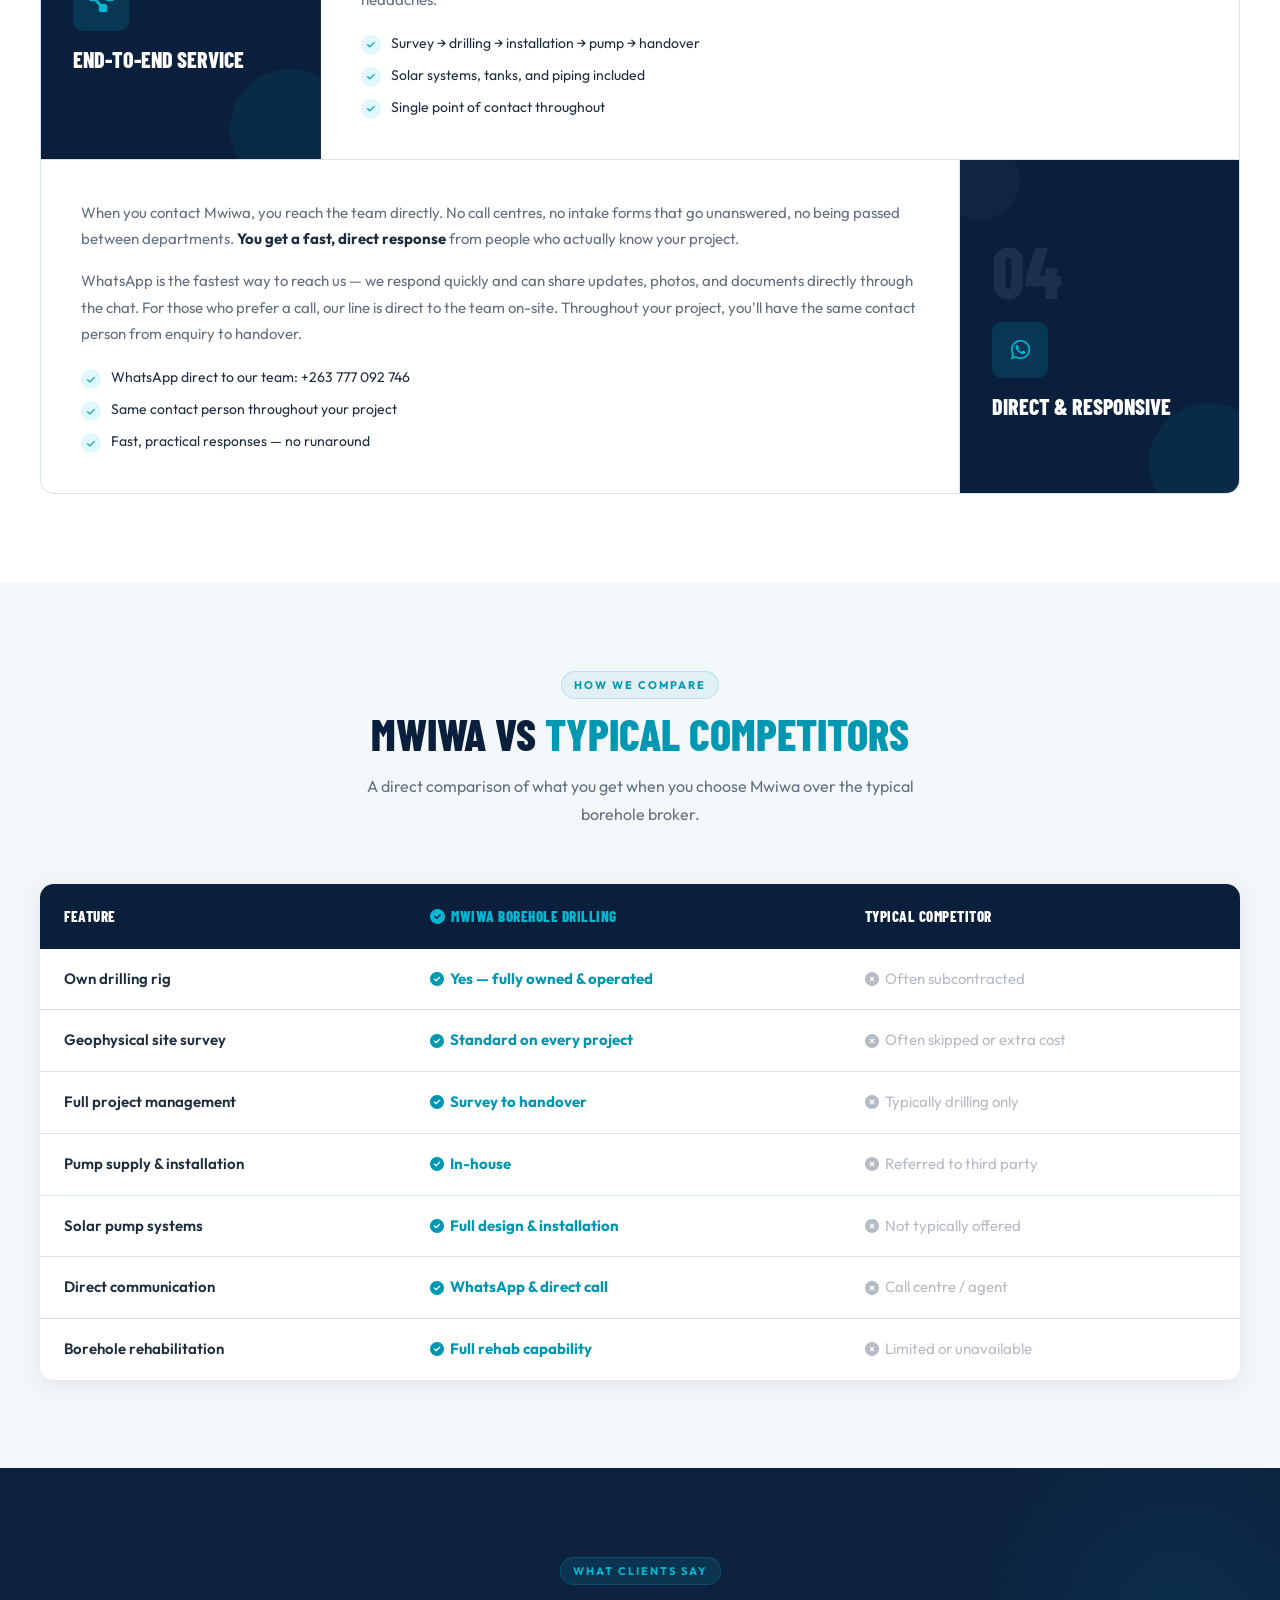
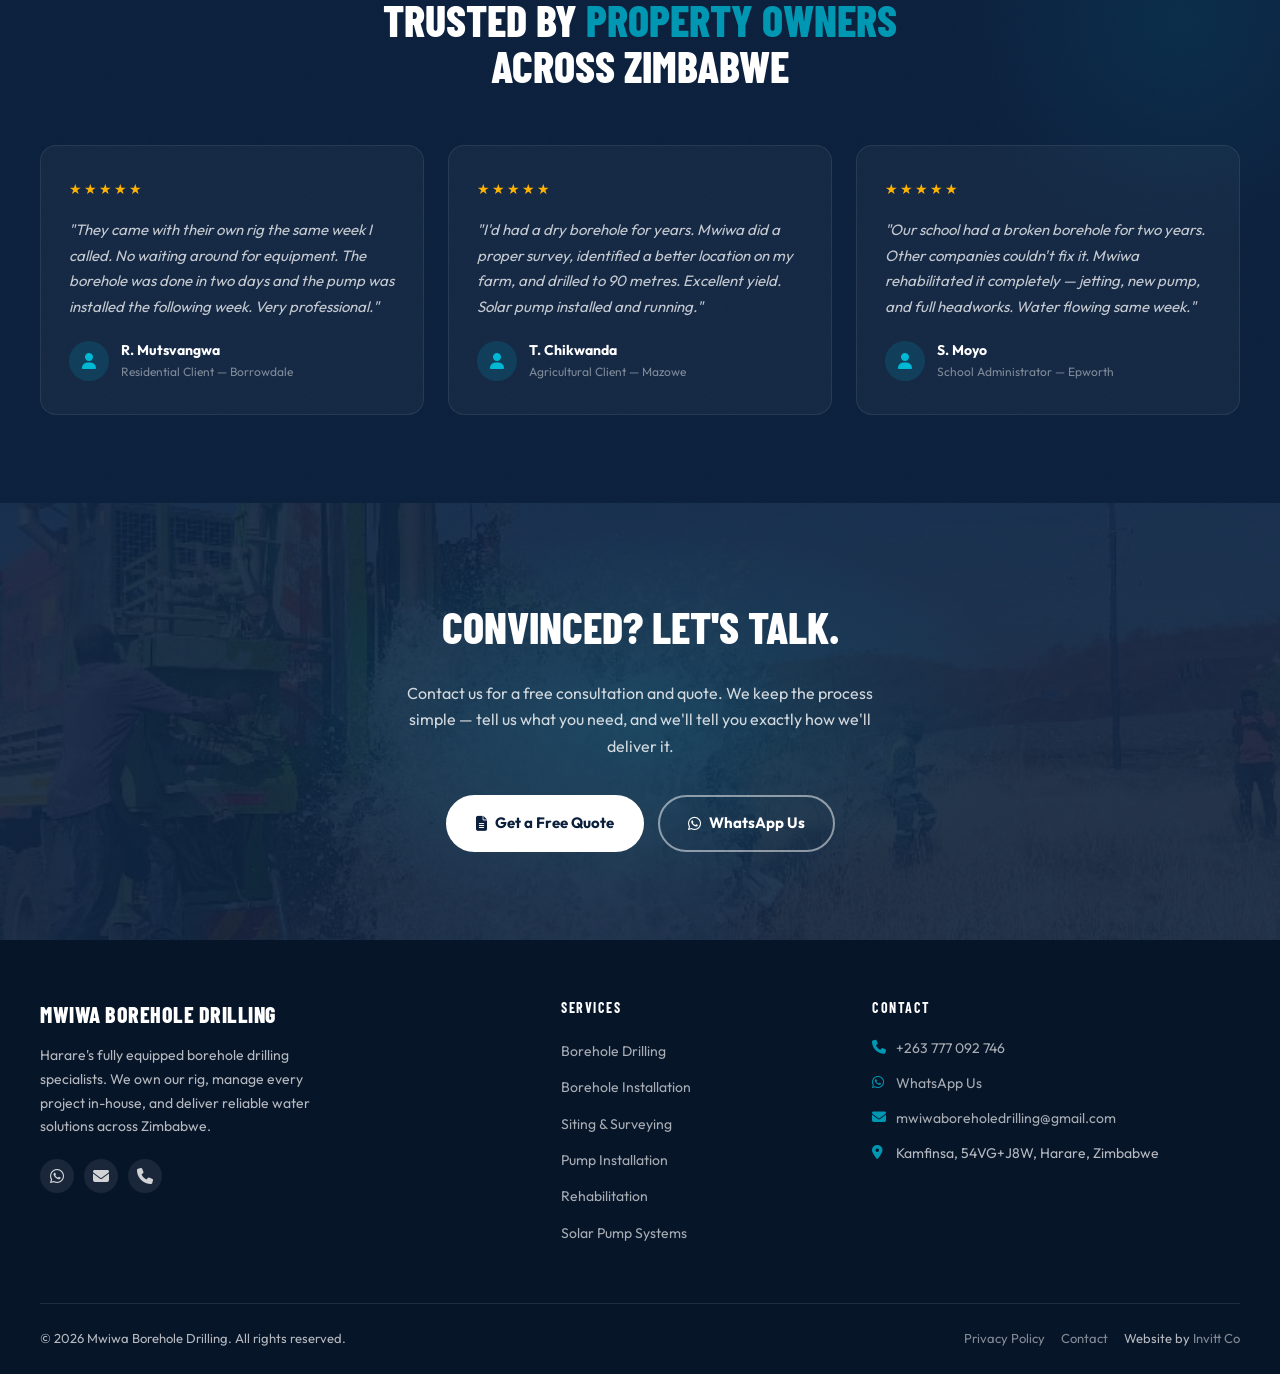
<file: why-us.html>
<!DOCTYPE html>
<html lang="en">
<head>
  <meta charset="UTF-8" />
  <meta name="viewport" content="width=device-width, initial-scale=1.0" />
  <title>Why Choose Us | Mwiwa Borehole Drilling — Harare, Zimbabwe</title>
  <meta name="description" content="Why choose Mwiwa Borehole Drilling? We own our rig, conduct geophysical surveys, deliver end-to-end service, and respond directly — no middlemen, no subcontracting, Harare Zimbabwe." />
  <meta name="author" content="Mwiwa Borehole Drilling" />
  <meta name="keywords" content="why choose Mwiwa borehole, borehole company Harare, own drilling rig Zimbabwe, professional borehole drilling Zimbabwe" />
  <meta name="robots" content="index, follow, max-snippet:-1, max-image-preview:large, max-video-preview:-1" />
  <link rel="canonical" href="https://www.mwiwaboreholedrilling.co.zw/why-us.html" />
  <meta property="og:type" content="website" />
  <meta property="og:title" content="Why Choose Us | Mwiwa Borehole Drilling" />
  <meta property="og:description" content="Own rig, scientific siting, end-to-end service, direct communication. No subcontracting." />
  <meta property="og:url" content="https://www.mwiwaboreholedrilling.co.zw/why-us.html" />
  <meta property="og:image" content="https://www.mwiwaboreholedrilling.co.zw/images/img1.jpeg" />
  <meta property="og:image:width" content="1200" />
  <meta property="og:image:height" content="630" />
  <meta property="og:image:alt" content="Why choose Mwiwa Borehole Drilling — own rig, scientific siting, Harare Zimbabwe" />
  <meta property="og:site_name" content="Mwiwa Borehole Drilling" />
  <meta property="og:locale" content="en_ZW" />
  <meta name="twitter:card" content="summary_large_image" />
  <meta name="twitter:url" content="https://www.mwiwaboreholedrilling.co.zw/why-us.html" />
  <meta name="twitter:title" content="Why Choose Mwiwa Borehole Drilling" />
  <meta name="twitter:description" content="Own rig. Scientific siting. End-to-end service. Direct & responsive." />
  <meta name="twitter:image" content="https://www.mwiwaboreholedrilling.co.zw/images/img1.jpeg" />
  <meta name="twitter:image:alt" content="Why choose Mwiwa Borehole Drilling — own rig, scientific siting, Harare Zimbabwe" />
  <!-- Geo / Local SEO -->
  <meta name="geo.region" content="ZW-HA" />
  <meta name="geo.placename" content="Harare, Zimbabwe" />
  <meta name="geo.position" content="-17.8252;31.0335" />
  <meta name="ICBM" content="-17.8252, 31.0335" />

  <!-- DNS Prefetch -->
  <link rel="dns-prefetch" href="//fonts.googleapis.com" />
  <link rel="dns-prefetch" href="//fonts.gstatic.com" />
  <link rel="dns-prefetch" href="//api.web3forms.com" />
  <link rel="preconnect" href="https://fonts.googleapis.com" />
  <link rel="preconnect" href="https://fonts.gstatic.com" crossorigin />
  <link href="https://fonts.googleapis.com/css2?family=Barlow+Condensed:wght@400;600;700;800&family=Outfit:wght@300;400;500;600;700&display=swap" rel="stylesheet" />
  <link rel="stylesheet" href="https://cdnjs.cloudflare.com/ajax/libs/font-awesome/6.5.0/css/all.min.css" />
  <script async src="https://www.googletagmanager.com/gtag/js?id=G-7CKL8JZ4ND"></script>
  <script>window.dataLayer=window.dataLayer||[];function gtag(){dataLayer.push(arguments);}gtag('js',new Date());gtag('config','G-7CKL8JZ4ND');</script>
  <script type="application/ld+json">
  {
    "@context": "https://schema.org",
    "@type": "LocalBusiness",
    "name": "Mwiwa Borehole Drilling",
    "url": "https://www.mwiwaboreholedrilling.co.zw",
    "image": "https://www.mwiwaboreholedrilling.co.zw/images/img1.jpeg",
    "logo": "https://www.mwiwaboreholedrilling.co.zw/favicon.svg",
    "description": "Professional borehole drilling, pump installation, solar solutions and water testing in Harare and across Zimbabwe. Over 200 completed projects. Own drilling equipment.",
    "telephone": "+263777092746",
    "email": "mwiwaboreholedrilling@gmail.com",
    "priceRange": "$$",
    "address": {
      "@type": "PostalAddress",
      "streetAddress": "54VG+J8W Kamfinsa",
      "addressLocality": "Harare",
      "addressCountry": "ZW"
    },
    "geo": {
      "@type": "GeoCoordinates",
      "latitude": -17.8252,
      "longitude": 31.0335
    },
    "hasMap": "https://maps.google.com/?q=Kamfinsa+Harare+Zimbabwe",
    "areaServed": {"@type": "Country", "name": "Zimbabwe"},
    "openingHours": "Mo-Fr 07:00-17:00",
    "contactPoint": {
      "@type": "ContactPoint",
      "telephone": "+263777092746",
      "contactType": "customer service",
      "availableLanguage": "English"
    },
    "serviceType": ["Borehole Drilling","Pump Installation","Solar Borehole Systems","Water Testing","Borehole Casing","Borehole Rehabilitation","Water Tank Installation","Geophysical Site Survey"],
    "aggregateRating": {"@type": "AggregateRating", "ratingValue": "5", "reviewCount": "50"}
  }
  </script>
  <link rel="icon" type="image/svg+xml" href="favicon.svg" />
  <link rel="shortcut icon" href="favicon.svg" />
  <!-- Preload hero LCP image -->
  <link rel="preload" as="image" href="images/img1.jpeg" />
  <style>
    *, *::before, *::after { box-sizing: border-box; margin: 0; padding: 0; }
    :root {
      --navy: #0A1F3C; --navy-mid: #12305C; --navy-deep: #071529; --teal: #0097B2; --teal-light: #00B8D4;
      --teal-pale: #E0F7FB; --white: #FFFFFF; --off-white: #F5F8FB;
      --text: #1E2D3D; --muted: #637080; --border: #D6E2EC;
      --shadow: 0 4px 24px rgba(10,31,60,0.10); --shadow-lg: 0 8px 40px rgba(10,31,60,0.14);
      --shadow-teal: 0 8px 28px rgba(0,151,178,0.30);
      --radius: 10px; --radius-lg: 16px; --font-head: 'Barlow Condensed', sans-serif; --font-body: 'Outfit', sans-serif;
      --transition: 0.25s ease; --tr: 0.22s ease; --nav-h: 72px;
    }
    html { scroll-behavior: smooth; }
    body { font-family: var(--font-body); color: var(--text); background: var(--white); line-height: 1.65; overflow-x: hidden; }

    .skip-link { position: absolute; left: -9999px; top: 0; background: var(--teal); color: white; padding: 10px 18px; border-radius: 0 0 8px 0; font-weight: 600; font-size: 14px; z-index: 2000; }
    .skip-link:focus { left: 0; }

    /* NAVBAR */
    .navbar { position: fixed; top: 16px; left: 0; right: 0; z-index: 1000; display: flex; justify-content: center; padding: 0 24px; }
    .nav-container { max-width: 1100px; width: 100%; margin: 0 auto; padding: 10px 12px 10px 22px; display: flex; align-items: center; justify-content: space-between; height: var(--nav-h); background: rgba(255,255,255,0.72); backdrop-filter: blur(16px) saturate(160%); -webkit-backdrop-filter: blur(16px) saturate(160%); border: 1px solid rgba(255,255,255,0.5); border-radius: 100px; box-shadow: 0 8px 32px rgba(10,31,60,0.12); }
    .nav-brand { display: flex; align-items: center; gap: 10px; text-decoration: none; }
    .nav-brand .brand-icon { width: 38px; height: 38px; background: var(--teal); border-radius: 10px; display: flex; align-items: center; justify-content: center; }
    .nav-brand .brand-icon i { color: white; font-size: 17px; }
    .nav-brand .brand-text { display: flex; flex-direction: column; line-height: 1.1; }
    .nav-brand .brand-name { font-family: var(--font-head); font-weight: 800; font-size: 18px; color: var(--navy); letter-spacing: 0.3px; text-transform: uppercase; }
    .nav-brand .brand-sub { font-size: 10px; color: var(--teal); font-weight: 600; text-transform: uppercase; letter-spacing: 1px; }
    .nav-links { display: flex; align-items: center; gap: 4px; list-style: none; }
    .nav-links a { display: block; padding: 8px 14px; text-decoration: none; font-size: 14px; font-weight: 600; color: var(--text); border-radius: 100px; transition: var(--transition); position: relative; }
    .nav-links a::after { content: ''; position: absolute; bottom: 2px; left: 14px; right: 14px; height: 2px; background: var(--teal); transform: scaleX(0); transition: transform var(--transition); border-radius: 2px; }
    .nav-links a:hover { color: var(--teal); }
    .nav-links a:hover::after, .nav-links a.active::after { transform: scaleX(1); }
    .nav-links a.active { color: var(--teal); }
    .nav-cta { background: var(--teal); color: white !important; border-radius: 100px !important; padding: 9px 18px !important; }
    .nav-cta::after { display: none !important; }
    .nav-cta:hover { background: var(--navy) !important; color: white !important; }
    .hamburger { display: none; flex-direction: column; gap: 5px; cursor: pointer; padding: 8px; background: none; border: none; }
    .hamburger span { display: block; width: 24px; height: 2px; background: var(--navy); border-radius: 2px; }
    .mobile-menu { display: none; position: fixed; top: calc(var(--nav-h) + 28px); left: 24px; right: 24px; background: rgba(255,255,255,0.85); backdrop-filter: blur(16px) saturate(160%); -webkit-backdrop-filter: blur(16px) saturate(160%); border: 1px solid rgba(255,255,255,0.5); border-radius: var(--radius-lg); box-shadow: 0 12px 40px rgba(10,31,60,0.16); padding: 16px 24px 24px; z-index: 999; }
    .mobile-menu.open { display: block; }
    .mobile-menu a { display: block; padding: 12px 0; font-size: 16px; font-weight: 600; color: var(--text); text-decoration: none; border-bottom: 1px solid var(--border); }
    .mobile-menu a:last-child { border-bottom: none; }
    .mobile-menu a.active, .mobile-menu a:hover { color: var(--teal); }

    /* PAGE HERO */
    .page-hero { background: var(--navy-deep); padding: 148px 32px 72px; position: relative; overflow: hidden; }
    .page-hero-bg { position: absolute; inset: 0; background-image: url('images/img1.jpeg'); background-size: cover; background-position: center 35%; opacity: 0.18; }
    .page-hero-noise { position: absolute; inset: 0; opacity: 0.035; background-size: 200px; background-image: url("data:image/svg+xml,%3Csvg xmlns='http://www.w3.org/2000/svg' width='200' height='200'%3E%3Cfilter id='n'%3E%3CfeTurbulence type='fractalNoise' baseFrequency='0.9' numOctaves='3' stitchTiles='stitch'/%3E%3C/filter%3E%3Crect width='100%25' height='100%25' filter='url(%23n)'/%3E%3C/svg%3E"); }
    .page-hero-scrim { position: absolute; inset: 0; background: linear-gradient(160deg, rgba(7,21,41,0.82) 0%, rgba(7,21,41,0.52) 100%); }
    .page-hero-container { max-width: 1200px; margin: 0 auto; position: relative; z-index: 1; }
    .breadcrumb { display: flex; align-items: center; gap: 8px; margin-bottom: 20px; }
    .breadcrumb a { color: rgba(255,255,255,0.45); text-decoration: none; font-size: 13px; font-weight: 600; transition: var(--transition); }
    .breadcrumb a:hover { color: var(--teal-light); }
    .breadcrumb span { color: rgba(255,255,255,0.25); font-size: 13px; }
    .breadcrumb .current { color: var(--teal-light); font-size: 13px; font-weight: 600; }
    .page-hero h1 { font-family: var(--font-head); font-size: clamp(38px, 6vw, 64px); font-weight: 800; color: white; text-transform: uppercase; line-height: 1; }
    .page-hero h1 span { color: var(--teal-light); }
    .page-hero p { color: rgba(255,255,255,0.65); font-size: 17px; max-width: 560px; margin-top: 16px; line-height: 1.7; }

    /* SECTIONS */
    section { padding: 88px 24px; }
    .section-container { max-width: 1200px; margin: 0 auto; }
    .section-label { display: inline-block; font-size: 11px; font-weight: 700; text-transform: uppercase; letter-spacing: 2px; color: var(--teal); margin-bottom: 12px; padding: 4px 12px; background: rgba(0,151,178,0.08); border-radius: 100px; border: 1px solid rgba(0,151,178,0.18); }
    .section-label.on-dark { background: rgba(0,184,212,0.12); border-color: rgba(0,184,212,0.22); color: var(--teal-light); }
    .section-title { font-family: var(--font-head); font-weight: 800; font-size: clamp(28px, 4vw, 44px); text-transform: uppercase; color: var(--navy); line-height: 1.05; }
    .section-title span { color: var(--teal); }
    .section-desc { margin-top: 16px; font-size: 16px; color: var(--muted); max-width: 560px; line-height: 1.7; }
    .section-header { margin-bottom: 56px; }

    /* MAIN REASONS */
    .reasons-list { display: flex; flex-direction: column; gap: 0; }
    .reason-block {
      display: grid; grid-template-columns: 280px 1fr; gap: 0;
      border: 1px solid var(--border); border-bottom: none; overflow: hidden;
      transition: box-shadow 0.22s ease;
    }
    .reason-block:hover { box-shadow: 0 8px 40px rgba(10,31,60,0.12); }
    .reason-block:first-child { border-radius: 14px 14px 0 0; }
    .reason-block:last-child { border-bottom: 1px solid var(--border); border-radius: 0 0 14px 14px; }
    .reason-block:nth-child(even) { grid-template-columns: 1fr 280px; }
    .reason-block:nth-child(even) .reason-sidebar { order: 2; border-left: 1px solid var(--border); border-right: none; }
    .reason-block:nth-child(even) .reason-content { order: 1; }
    .reason-sidebar {
      background: var(--navy); padding: 40px 32px;
      display: flex; flex-direction: column; justify-content: center; align-items: flex-start;
      border-right: 1px solid rgba(255,255,255,0.08);
      position: relative; overflow: hidden;
    }
    .reason-sidebar::before {
      content: ''; position: absolute; bottom: -30px; right: -30px;
      width: 120px; height: 120px; border-radius: 50%;
      background: rgba(0,151,178,0.1);
    }
    .reason-sidebar::after {
      content: ''; position: absolute; top: -20px; left: -20px;
      width: 80px; height: 80px; border-radius: 50%;
      background: rgba(255,255,255,0.03);
    }
    .reason-num {
      font-family: var(--font-head); font-size: 72px; font-weight: 800;
      color: rgba(255,255,255,0.08); line-height: 1; margin-bottom: 16px;
      user-select: none;
    }
    .reason-icon {
      width: 56px; height: 56px; background: rgba(0,151,178,0.2);
      border-radius: var(--radius); display: flex; align-items: center; justify-content: center;
      margin-bottom: 16px;
    }
    .reason-icon i { color: var(--teal-light); font-size: 22px; }
    .reason-sidebar h2 {
      font-family: var(--font-head); font-size: 22px; font-weight: 800;
      color: white; text-transform: uppercase; line-height: 1.1;
    }
    .reason-content { padding: 40px 40px; display: flex; flex-direction: column; justify-content: center; }
    .reason-content p { font-size: 15px; color: var(--muted); line-height: 1.75; margin-bottom: 16px; }
    .reason-content p:last-of-type { margin-bottom: 0; }
    .reason-content p strong { color: var(--text); }
    .reason-bullets { margin-top: 20px; display: flex; flex-direction: column; gap: 10px; }
    .reason-bullet { display: flex; align-items: flex-start; gap: 10px; }
    .reason-bullet .dot { width: 20px; height: 20px; background: var(--teal-pale); border-radius: 50%; display: flex; align-items: center; justify-content: center; flex-shrink: 0; margin-top: 2px; }
    .reason-bullet .dot i { font-size: 9px; color: var(--teal); }
    .reason-bullet span { font-size: 14px; color: var(--text); line-height: 1.5; }

    /* COMPARISON TABLE */
    .compare-section { background: var(--off-white); }
    .compare-table-wrap { border-radius: 14px; overflow: hidden; box-shadow: var(--shadow); }
    .compare-table { width: 100%; border-collapse: collapse; }
    .compare-table thead { background: var(--navy); }
    .compare-table thead th { padding: 20px 24px; text-align: left; font-family: var(--font-head); font-size: 15px; font-weight: 800; color: white; text-transform: uppercase; letter-spacing: 0.5px; }
    .compare-table thead th:nth-child(2) { color: var(--teal-light); }
    .compare-table tbody tr { background: white; border-bottom: 1px solid var(--border); transition: var(--transition); }
    .compare-table tbody tr:hover { background: var(--off-white); }
    .compare-table tbody tr:last-child { border-bottom: none; }
    .compare-table td { padding: 18px 24px; font-size: 15px; color: var(--muted); }
    .compare-table td:first-child { font-weight: 600; color: var(--text); }
    .compare-table td .yes { color: var(--teal); font-weight: 700; display: flex; align-items: center; gap: 6px; }
    .compare-table td .yes i { font-size: 14px; }
    .compare-table td .no { color: rgba(10,31,60,0.30); display: flex; align-items: center; gap: 6px; }
    .compare-table td .no i { font-size: 14px; }

    /* TESTIMONIAL-STYLE CALLOUT */
    .callout-section { background: var(--navy); position: relative; overflow: hidden; }
    .callout-section::before { content: ''; position: absolute; inset: 0; opacity: 0.03; background-size: 200px; background-image: url("data:image/svg+xml,%3Csvg xmlns='http://www.w3.org/2000/svg' width='200' height='200'%3E%3Cfilter id='n'%3E%3CfeTurbulence type='fractalNoise' baseFrequency='0.9' numOctaves='3' stitchTiles='stitch'/%3E%3C/filter%3E%3Crect width='100%25' height='100%25' filter='url(%23n)'/%3E%3C/svg%3E"); }
    .callout-section::after { content: ''; position: absolute; top: -100px; right: -150px; width: 500px; height: 500px; background: radial-gradient(circle, rgba(0,151,178,0.11) 0%, transparent 65%); }
    .callout-section .section-container { position: relative; z-index: 1; }
    .callout-grid { display: grid; grid-template-columns: repeat(3, 1fr); gap: 24px; }
    .callout-card {
      background: rgba(255,255,255,0.04); border: 1px solid rgba(255,255,255,0.08);
      border-radius: var(--radius-lg); padding: 32px 28px; transition: var(--transition);
    }
    .callout-card:hover { background: rgba(0,151,178,0.1); border-color: rgba(0,151,178,0.25); }
    .callout-card .stars { color: #FFB300; font-size: 14px; margin-bottom: 16px; letter-spacing: 2px; }
    .callout-card p { font-size: 15px; color: rgba(255,255,255,0.75); line-height: 1.7; font-style: italic; margin-bottom: 20px; }
    .callout-author { display: flex; align-items: center; gap: 12px; }
    .author-avatar { width: 40px; height: 40px; background: rgba(0,151,178,0.2); border-radius: 50%; display: flex; align-items: center; justify-content: center; }
    .author-avatar i { color: var(--teal-light); font-size: 16px; }
    .author-info .name { font-weight: 700; color: white; font-size: 14px; }
    .author-info .role { font-size: 12px; color: rgba(255,255,255,0.45); }

    /* CTA */
    .cta-section { background: var(--navy); text-align: center; position: relative; overflow: hidden; }
    .cta-bg { position: absolute; inset: 0; background-image: url('images/img1.jpeg'); background-size: cover; background-position: center; opacity: 0.10; }
    .cta-noise { position: absolute; inset: 0; opacity: 0.03; background-size: 200px; background-image: url("data:image/svg+xml,%3Csvg xmlns='http://www.w3.org/2000/svg' width='200' height='200'%3E%3Cfilter id='n'%3E%3CfeTurbulence type='fractalNoise' baseFrequency='0.9' numOctaves='3' stitchTiles='stitch'/%3E%3C/filter%3E%3Crect width='100%25' height='100%25' filter='url(%23n)'/%3E%3C/svg%3E"); }
    .cta-glow { position: absolute; top: 50%; left: 50%; transform: translate(-50%, -50%); width: 800px; height: 400px; background: radial-gradient(ellipse, rgba(0,151,178,0.18) 0%, transparent 70%); }
    .cta-inner { position: relative; z-index: 1; max-width: 600px; margin: 0 auto; }
    .cta-section h2 { font-family: var(--font-head); font-size: clamp(28px, 5vw, 44px); font-weight: 800; color: white; text-transform: uppercase; margin-bottom: 16px; }
    .cta-section p { color: rgba(255,255,255,0.8); font-size: 16px; margin-bottom: 36px; max-width: 480px; margin-left: auto; margin-right: auto; }
    .cta-actions { display: flex; gap: 14px; justify-content: center; flex-wrap: wrap; }
    .btn-white { display: inline-flex; align-items: center; gap: 8px; background: white; color: var(--navy); text-decoration: none; padding: 14px 28px; border-radius: 100px; font-weight: 700; font-size: 15px; transition: var(--transition); border: 2px solid white; }
    .btn-white:hover { background: transparent; color: white; }
    .btn-outline-white { display: inline-flex; align-items: center; gap: 8px; background: transparent; color: white; text-decoration: none; padding: 14px 28px; border-radius: 100px; font-weight: 700; font-size: 15px; transition: var(--transition); border: 2px solid rgba(255,255,255,0.5); }
    .btn-outline-white:hover { border-color: white; background: rgba(255,255,255,0.1); }

    /* FOOTER */
    footer { background: var(--navy-deep); color: rgba(255,255,255,0.7); padding: 56px 24px 24px; }
    .footer-grid { max-width: 1200px; margin: 0 auto; display: grid; grid-template-columns: 1.8fr 1fr 1.4fr; gap: 48px; padding-bottom: 48px; border-bottom: 1px solid rgba(255,255,255,0.1); }
    .footer-brand .brand-name { font-family: var(--font-head); font-size: 22px; font-weight: 800; color: white; text-transform: uppercase; letter-spacing: 0.5px; margin-bottom: 12px; }
    .footer-brand p { font-size: 14px; line-height: 1.7; max-width: 280px; margin-bottom: 20px; }
    .footer-social { display: flex; gap: 10px; }
    .footer-social a { width: 34px; height: 34px; border-radius: 50%; background: rgba(255,255,255,0.08); display: flex; align-items: center; justify-content: center; color: rgba(255,255,255,0.8); text-decoration: none; transition: var(--transition); }
    .footer-social a:hover { background: var(--teal); color: white; }
    .footer-col h4 { font-family: var(--font-head); font-size: 14px; font-weight: 700; text-transform: uppercase; letter-spacing: 1.5px; color: white; margin-bottom: 18px; }
    .footer-col ul { list-style: none; }
    .footer-col ul li { margin-bottom: 10px; }
    .footer-col ul a { color: rgba(255,255,255,0.65); text-decoration: none; font-size: 14px; transition: var(--transition); }
    .footer-col ul a:hover { color: var(--teal-light); }
    .footer-contact-item { display: flex; gap: 10px; align-items: flex-start; margin-bottom: 12px; font-size: 14px; }
    .footer-contact-item i { color: var(--teal); margin-top: 3px; width: 14px; flex-shrink: 0; }
    .footer-contact-item a { color: rgba(255,255,255,0.65); text-decoration: none; }
    .footer-contact-item a:hover { color: var(--teal-light); }
    .footer-bottom { max-width: 1200px; margin: 24px auto 0; display: flex; justify-content: space-between; align-items: center; font-size: 13px; flex-wrap: wrap; gap: 8px; }
    .footer-bottom a { color: var(--teal-light); text-decoration: none; }
    .footer-legal { display: flex; gap: 16px; }
    .footer-legal a { color: rgba(255,255,255,0.5); text-decoration: none; }
    .footer-legal a:hover { color: var(--teal-light); }

    .reveal { opacity: 0; transform: translateY(30px); transition: opacity 0.65s ease, transform 0.65s ease; }
    .reveal.visible { opacity: 1; transform: none; }
    .reveal-delay-1 { transition-delay: 0.1s; }
    .reveal-delay-2 { transition-delay: 0.2s; }
    .reveal-delay-3 { transition-delay: 0.3s; }

    @media (max-width: 1024px) {
      .callout-grid { grid-template-columns: 1fr 1fr; }
      .footer-grid { grid-template-columns: 1fr 1fr; gap: 32px; }
      .footer-brand { grid-column: 1 / -1; }
    }
    @media (max-width: 768px) {
      .nav-links { display: none; }
      .hamburger { display: flex; }
      .reason-block { grid-template-columns: 1fr; }
      .reason-block:nth-child(even) { grid-template-columns: 1fr; }
      .reason-block:nth-child(even) .reason-sidebar { order: 1; border-left: none; border-bottom: 1px solid rgba(255,255,255,0.1); }
      .reason-block:nth-child(even) .reason-content { order: 2; }
      .reason-sidebar { border-right: none; border-bottom: 1px solid rgba(255,255,255,0.1); padding: 28px; }
      .reason-content { padding: 28px; }
      .callout-grid { grid-template-columns: 1fr; }
      .footer-grid { grid-template-columns: 1fr; }
      .compare-table { font-size: 13px; }
      .compare-table td, .compare-table th { padding: 14px 16px; }
    }
    @media (max-width: 480px) {
      section { padding: 64px 20px; }
      .compare-table { display: block; overflow-x: auto; }
    }
  </style>
</head>
<body>
  <a class="skip-link" href="#main-content">Skip to content</a>
  <nav class="navbar">
    <div class="nav-container">
      <a href="index.html" class="nav-brand">
        <div class="brand-icon"><i class="fas fa-water" aria-hidden="true"></i></div>
        <div class="brand-text">
          <span class="brand-name">Mwiwa</span>
          <span class="brand-sub">Borehole Drilling</span>
        </div>
      </a>
      <ul class="nav-links">
        <li><a href="index.html">Home</a></li>
        <li><a href="about.html">About</a></li>
        <li><a href="services.html">Services</a></li>
        <li><a href="gallery.html">Gallery</a></li>
        <li><a href="why-us.html" class="active" aria-current="page">Why Us</a></li>
        <li><a href="contact.html" class="nav-cta">Get a Quote</a></li>
      </ul>
      <button class="hamburger" id="hamburger" aria-expanded="false" aria-label="Toggle menu"><span></span><span></span><span></span></button>
    </div>
  </nav>
  <div class="mobile-menu" id="mobileMenu">
    <a href="index.html">Home</a>
    <a href="about.html">About</a>
    <a href="services.html">Services</a>
    <a href="gallery.html">Gallery</a>
    <a href="why-us.html" class="active" aria-current="page">Why Us</a>
    <a href="contact.html">Get a Quote</a>
  </div>

  <div class="page-hero">
    <div class="page-hero-bg"></div>
    <div class="page-hero-noise"></div>
    <div class="page-hero-scrim"></div>
    <div class="page-hero-container">
      <div class="breadcrumb">
        <a href="index.html">Home</a>
        <span>/</span>
        <span class="current">Why Choose Us</span>
      </div>
      <h1>Why <span>Mwiwa</span></h1>
      <p>There are several borehole drilling companies operating in Zimbabwe. Here is exactly what sets Mwiwa apart — and why it matters to your project.</p>
    </div>
  </div>

  <!-- MAIN REASONS -->
  <section id="main-content">
    <div class="section-container">
      <div class="section-header reveal">
        <span class="section-label">The Difference</span>
        <h2 class="section-title">Four Reasons to <span>Choose Mwiwa</span></h2>
        <p class="section-desc">Every point below has a direct, practical impact on your project's cost, speed, and outcome.</p>
      </div>

      <div class="reasons-list">

        <div class="reason-block reveal">
          <div class="reason-sidebar">
            <div class="reason-num">01</div>
            <div class="reason-icon"><i class="fas fa-truck" aria-hidden="true"></i></div>
            <h2>We Own Our Equipment</h2>
          </div>
          <div class="reason-content">
            <p>Most drilling companies in Zimbabwe are brokers. They take your enquiry, hire a rig from a third party, and manage a subcontractor you've never met. That means <strong>delays when the rig is elsewhere, inflated quotes to cover middlemen margins, and no direct accountability</strong> when something goes wrong.</p>
            <p>Mwiwa is different. We own and operate our own modern heavy drilling rig. It is maintained by us, scheduled by us, and arrives on your site with our own crew. When we commit to a start date, we can honour it — because we control the machinery.</p>
            <div class="reason-bullets">
              <div class="reason-bullet"><div class="dot"><i class="fas fa-check" aria-hidden="true"></i></div><span>No third-party rig hire delays</span></div>
              <div class="reason-bullet"><div class="dot"><i class="fas fa-check" aria-hidden="true"></i></div><span>No subcontractor margin in your quote</span></div>
              <div class="reason-bullet"><div class="dot"><i class="fas fa-check" aria-hidden="true"></i></div><span>Direct accountability on every job</span></div>
            </div>
          </div>
        </div>

        <div class="reason-block reveal">
          <div class="reason-sidebar">
            <div class="reason-num">02</div>
            <div class="reason-icon"><i class="fas fa-satellite-dish" aria-hidden="true"></i></div>
            <h2>Scientific Siting First</h2>
          </div>
          <div class="reason-content">
            <p>The single biggest risk in borehole drilling is <strong>drilling in the wrong place</strong>. Without a proper geophysical survey, you are essentially guessing where water is beneath the ground. A failed or low-yield borehole wastes your money and leaves you without water.</p>
            <p>Before we drill a single metre, we conduct a professional geophysical survey of your site. Our equipment detects subsurface water-bearing fractures and aquifer zones, allowing us to select the drilling point with the highest probability of a productive, high-yield borehole.</p>
            <div class="reason-bullets">
              <div class="reason-bullet"><div class="dot"><i class="fas fa-check" aria-hidden="true"></i></div><span>Geophysical scanning equipment on every survey</span></div>
              <div class="reason-bullet"><div class="dot"><i class="fas fa-check" aria-hidden="true"></i></div><span>Optimal point selected before any drilling</span></div>
              <div class="reason-bullet"><div class="dot"><i class="fas fa-check" aria-hidden="true"></i></div><span>Significantly reduces risk of low-yield result</span></div>
            </div>
          </div>
        </div>

        <div class="reason-block reveal">
          <div class="reason-sidebar">
            <div class="reason-num">03</div>
            <div class="reason-icon"><i class="fas fa-project-diagram" aria-hidden="true"></i></div>
            <h2>End-to-End Service</h2>
          </div>
          <div class="reason-content">
            <p>A borehole project involves multiple stages: site survey, drilling, casing and installation, pump supply, pump installation, electrical connections, tank installation, and commissioning. Many companies do one or two of these — leaving you to coordinate the rest yourself.</p>
            <p>We handle the <strong>complete project from first survey to final handover</strong>. Our team carries out every stage in-house — including solar pump systems, elevated tanks, and distribution piping. One team, one timeline, one point of contact. No coordination headaches.</p>
            <div class="reason-bullets">
              <div class="reason-bullet"><div class="dot"><i class="fas fa-check" aria-hidden="true"></i></div><span>Survey → drilling → installation → pump → handover</span></div>
              <div class="reason-bullet"><div class="dot"><i class="fas fa-check" aria-hidden="true"></i></div><span>Solar systems, tanks, and piping included</span></div>
              <div class="reason-bullet"><div class="dot"><i class="fas fa-check" aria-hidden="true"></i></div><span>Single point of contact throughout</span></div>
            </div>
          </div>
        </div>

        <div class="reason-block reveal">
          <div class="reason-sidebar">
            <div class="reason-num">04</div>
            <div class="reason-icon"><i class="fab fa-whatsapp" aria-hidden="true"></i></div>
            <h2>Direct & Responsive</h2>
          </div>
          <div class="reason-content">
            <p>When you contact Mwiwa, you reach the team directly. No call centres, no intake forms that go unanswered, no being passed between departments. <strong>You get a fast, direct response</strong> from people who actually know your project.</p>
            <p>WhatsApp is the fastest way to reach us — we respond quickly and can share updates, photos, and documents directly through the chat. For those who prefer a call, our line is direct to the team on-site. Throughout your project, you'll have the same contact person from enquiry to handover.</p>
            <div class="reason-bullets">
              <div class="reason-bullet"><div class="dot"><i class="fas fa-check" aria-hidden="true"></i></div><span>WhatsApp direct to our team: +263 777 092 746</span></div>
              <div class="reason-bullet"><div class="dot"><i class="fas fa-check" aria-hidden="true"></i></div><span>Same contact person throughout your project</span></div>
              <div class="reason-bullet"><div class="dot"><i class="fas fa-check" aria-hidden="true"></i></div><span>Fast, practical responses — no runaround</span></div>
            </div>
          </div>
        </div>

      </div>
    </div>
  </section>

  <!-- COMPARISON TABLE -->
  <section class="compare-section">
    <div class="section-container">
      <div class="section-header reveal" style="text-align:center">
        <span class="section-label">How We Compare</span>
        <h2 class="section-title">Mwiwa vs <span>Typical Competitors</span></h2>
        <p class="section-desc" style="margin: 16px auto 0;">A direct comparison of what you get when you choose Mwiwa over the typical borehole broker.</p>
      </div>
      <div class="reveal">
        <div class="compare-table-wrap">
        <table class="compare-table">
          <thead>
            <tr>
              <th>Feature</th>
              <th><i class="fas fa-check-circle" style="margin-right:6px" aria-hidden="true"></i>Mwiwa Borehole Drilling</th>
              <th>Typical Competitor</th>
            </tr>
          </thead>
          <tbody>
            <tr>
              <td>Own drilling rig</td>
              <td><span class="yes"><i class="fas fa-check-circle" aria-hidden="true"></i> Yes — fully owned &amp; operated</span></td>
              <td><span class="no"><i class="fas fa-times-circle" aria-hidden="true"></i> Often subcontracted</span></td>
            </tr>
            <tr>
              <td>Geophysical site survey</td>
              <td><span class="yes"><i class="fas fa-check-circle" aria-hidden="true"></i> Standard on every project</span></td>
              <td><span class="no"><i class="fas fa-times-circle" aria-hidden="true"></i> Often skipped or extra cost</span></td>
            </tr>
            <tr>
              <td>Full project management</td>
              <td><span class="yes"><i class="fas fa-check-circle" aria-hidden="true"></i> Survey to handover</span></td>
              <td><span class="no"><i class="fas fa-times-circle" aria-hidden="true"></i> Typically drilling only</span></td>
            </tr>
            <tr>
              <td>Pump supply &amp; installation</td>
              <td><span class="yes"><i class="fas fa-check-circle" aria-hidden="true"></i> In-house</span></td>
              <td><span class="no"><i class="fas fa-times-circle" aria-hidden="true"></i> Referred to third party</span></td>
            </tr>
            <tr>
              <td>Solar pump systems</td>
              <td><span class="yes"><i class="fas fa-check-circle" aria-hidden="true"></i> Full design &amp; installation</span></td>
              <td><span class="no"><i class="fas fa-times-circle" aria-hidden="true"></i> Not typically offered</span></td>
            </tr>
            <tr>
              <td>Direct communication</td>
              <td><span class="yes"><i class="fas fa-check-circle" aria-hidden="true"></i> WhatsApp &amp; direct call</span></td>
              <td><span class="no"><i class="fas fa-times-circle" aria-hidden="true"></i> Call centre / agent</span></td>
            </tr>
            <tr>
              <td>Borehole rehabilitation</td>
              <td><span class="yes"><i class="fas fa-check-circle" aria-hidden="true"></i> Full rehab capability</span></td>
              <td><span class="no"><i class="fas fa-times-circle" aria-hidden="true"></i> Limited or unavailable</span></td>
            </tr>
          </tbody>
        </table>
        </div>
      </div>
    </div>
  </section>

  <!-- CLIENT VOICES -->
  <section class="callout-section">
    <div class="section-container">
      <div class="section-header reveal" style="text-align:center">
        <span class="section-label on-dark">What Clients Say</span>
        <h2 class="section-title" style="color:white">Trusted by <span>Property Owners</span><br>Across Zimbabwe</h2>
      </div>
      <div class="callout-grid">
        <div class="callout-card reveal reveal-delay-1">
          <div class="stars">★★★★★</div>
          <p>"They came with their own rig the same week I called. No waiting around for equipment. The borehole was done in two days and the pump was installed the following week. Very professional."</p>
          <div class="callout-author">
            <div class="author-avatar"><i class="fas fa-user" aria-hidden="true"></i></div>
            <div class="author-info">
              <div class="name">R. Mutsvangwa</div>
              <div class="role">Residential Client — Borrowdale</div>
            </div>
          </div>
        </div>
        <div class="callout-card reveal reveal-delay-2">
          <div class="stars">★★★★★</div>
          <p>"I'd had a dry borehole for years. Mwiwa did a proper survey, identified a better location on my farm, and drilled to 90 metres. Excellent yield. Solar pump installed and running."</p>
          <div class="callout-author">
            <div class="author-avatar"><i class="fas fa-user" aria-hidden="true"></i></div>
            <div class="author-info">
              <div class="name">T. Chikwanda</div>
              <div class="role">Agricultural Client — Mazowe</div>
            </div>
          </div>
        </div>
        <div class="callout-card reveal reveal-delay-3">
          <div class="stars">★★★★★</div>
          <p>"Our school had a broken borehole for two years. Other companies couldn't fix it. Mwiwa rehabilitated it completely — jetting, new pump, and full headworks. Water flowing same week."</p>
          <div class="callout-author">
            <div class="author-avatar"><i class="fas fa-user" aria-hidden="true"></i></div>
            <div class="author-info">
              <div class="name">S. Moyo</div>
              <div class="role">School Administrator — Epworth</div>
            </div>
          </div>
        </div>
      </div>
    </div>
  </section>

  <!-- CTA -->
  <section class="cta-section">
    <div class="cta-bg"></div>
    <div class="cta-noise"></div>
    <div class="cta-glow"></div>
    <div class="cta-inner reveal">
      <h2>Convinced? Let's Talk.</h2>
      <p>Contact us for a free consultation and quote. We keep the process simple — tell us what you need, and we'll tell you exactly how we'll deliver it.</p>
      <div class="cta-actions">
        <a href="contact.html" class="btn-white"><i class="fas fa-file-alt" aria-hidden="true"></i> Get a Free Quote</a>
        <a href="https://wa.me/263777092746" target="_blank" class="btn-outline-white"><i class="fab fa-whatsapp" aria-hidden="true"></i> WhatsApp Us</a>
      </div>
    </div>
  </section>

  <footer>
    <div class="footer-grid">
      <div class="footer-brand">
        <div class="brand-name">Mwiwa Borehole Drilling</div>
        <p>Harare's fully equipped borehole drilling specialists. We own our rig, manage every project in-house, and deliver reliable water solutions across Zimbabwe.</p>
        <div class="footer-social">
          <a href="https://wa.me/263777092746" target="_blank" aria-label="Chat with us on WhatsApp"><i class="fab fa-whatsapp" aria-hidden="true"></i></a>
          <a href="mailto:mwiwaboreholedrilling@gmail.com" aria-label="Email us"><i class="fas fa-envelope" aria-hidden="true"></i></a>
          <a href="tel:+263777092746" aria-label="Call us"><i class="fas fa-phone" aria-hidden="true"></i></a>
        </div>
      </div>
      <div class="footer-col">
        <h4>Services</h4>
        <ul>
          <li><a href="services.html">Borehole Drilling</a></li>
          <li><a href="services.html">Borehole Installation</a></li>
          <li><a href="services.html">Siting & Surveying</a></li>
          <li><a href="services.html">Pump Installation</a></li>
          <li><a href="services.html">Rehabilitation</a></li>
          <li><a href="services.html">Solar Pump Systems</a></li>
        </ul>
      </div>
      <div class="footer-col">
        <h4>Contact</h4>
        <div class="footer-contact-item"><i class="fas fa-phone" aria-hidden="true"></i><a href="tel:+263777092746">+263 777 092 746</a></div>
        <div class="footer-contact-item"><i class="fab fa-whatsapp" aria-hidden="true"></i><a href="https://wa.me/263777092746" target="_blank">WhatsApp Us</a></div>
        <div class="footer-contact-item"><i class="fas fa-envelope" aria-hidden="true"></i><a href="mailto:mwiwaboreholedrilling@gmail.com">mwiwaboreholedrilling@gmail.com</a></div>
        <div class="footer-contact-item"><i class="fas fa-map-marker-alt" aria-hidden="true"></i><span>Kamfinsa, 54VG+J8W, Harare, Zimbabwe</span></div>
      </div>
    </div>
    <div class="footer-bottom">
      <span>&copy; 2026 Mwiwa Borehole Drilling. All rights reserved.</span>
      <div class="footer-legal">
        <a href="privacy.html">Privacy Policy</a>
        <a href="contact.html">Contact</a>
        <span>Website by <a href="https://invitt.co.zw" target="_blank">Invitt Co</a></span>
      </div>
    </div>
  </footer>

  <script>
    const hamburger = document.getElementById('hamburger');
    const mobileMenu = document.getElementById('mobileMenu');
    hamburger.addEventListener('click', (e) => {
      e.stopPropagation();
      const isOpen = mobileMenu.classList.toggle('open');
      hamburger.setAttribute('aria-expanded', isOpen ? 'true' : 'false');
    });
    document.addEventListener('click', (e) => {
      if (mobileMenu.classList.contains('open') && !mobileMenu.contains(e.target) && !hamburger.contains(e.target)) {
        mobileMenu.classList.remove('open');
        hamburger.setAttribute('aria-expanded', 'false');
      }
    });

    const prefersReducedMotion = window.matchMedia('(prefers-reduced-motion: reduce)').matches;
    if (prefersReducedMotion) {
      document.querySelectorAll('.reveal').forEach(el => el.classList.add('visible'));
    } else {
      const observer = new IntersectionObserver((entries) => {
        entries.forEach(e => { if (e.isIntersecting) { e.target.classList.add('visible'); observer.unobserve(e.target); } });
      }, { threshold: 0.12 });
      document.querySelectorAll('.reveal').forEach(el => observer.observe(el));
    }
  </script>
</body>
</html>
</file>
